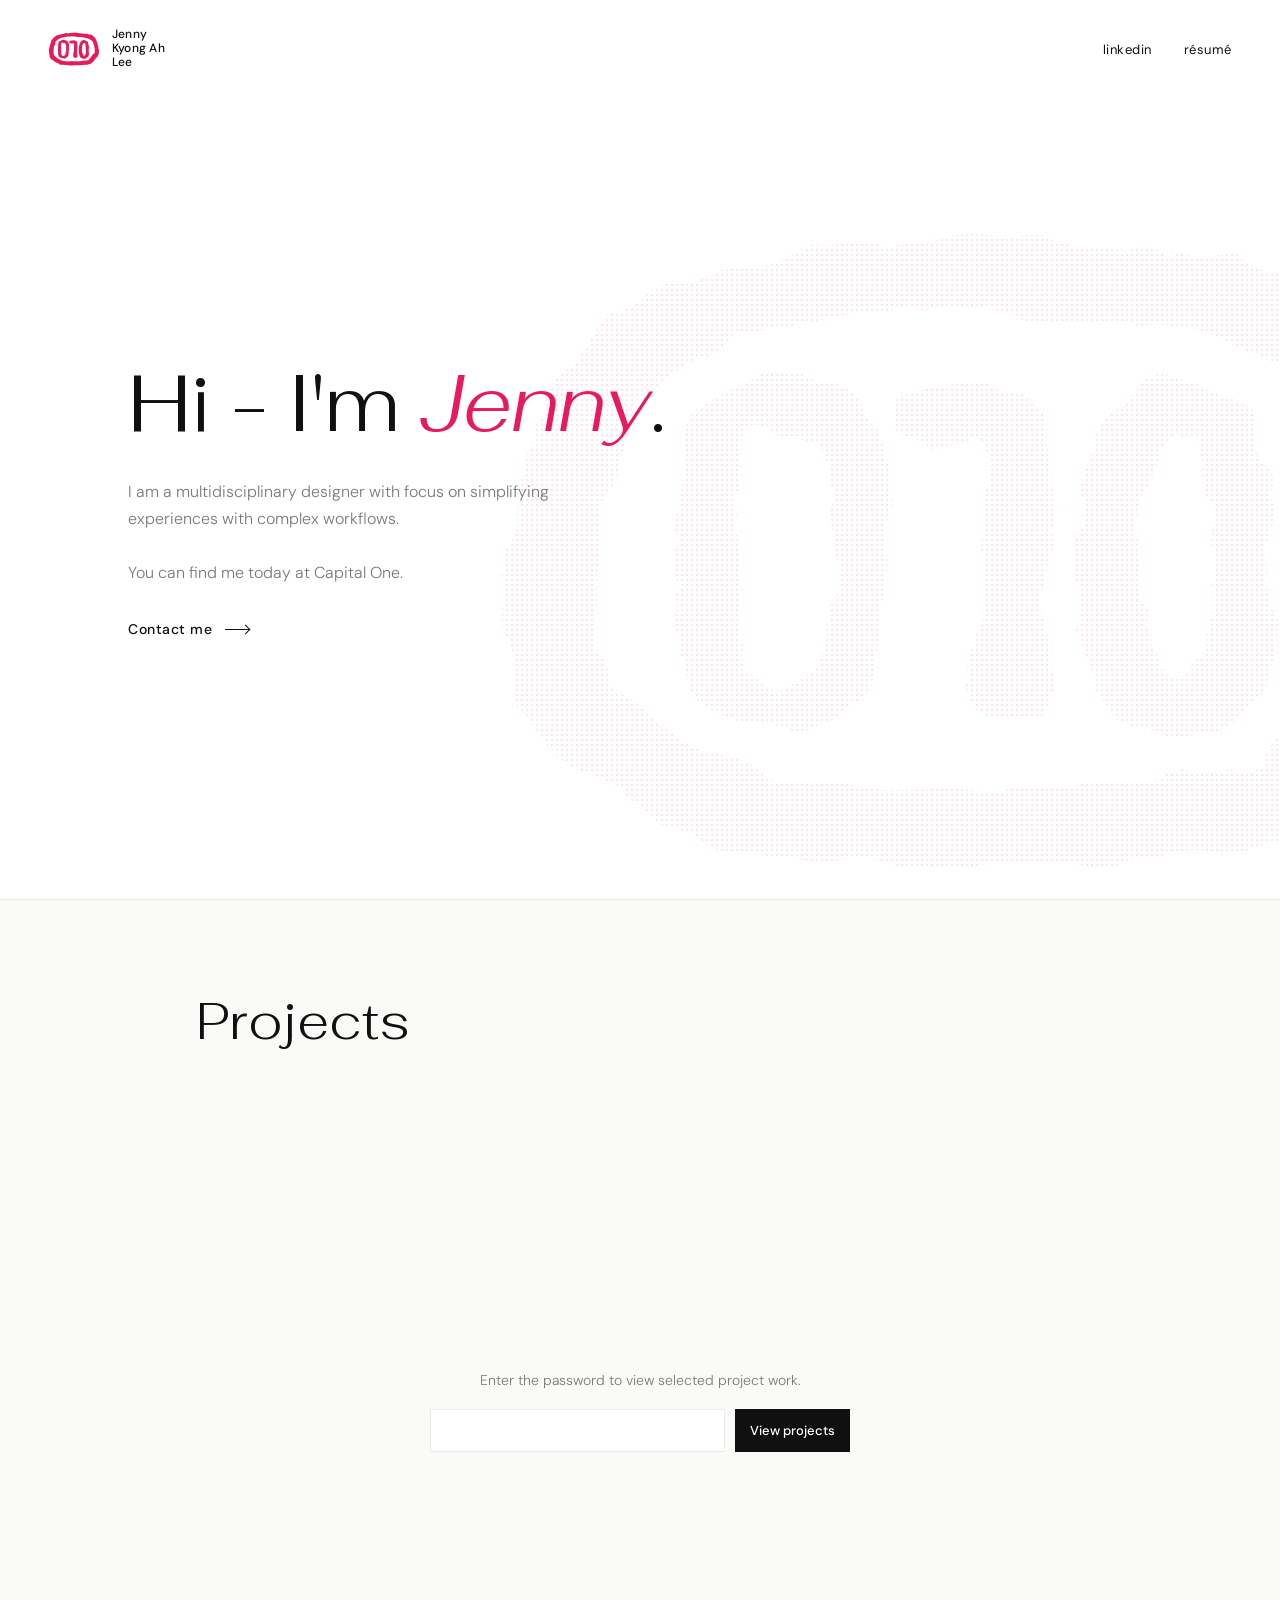
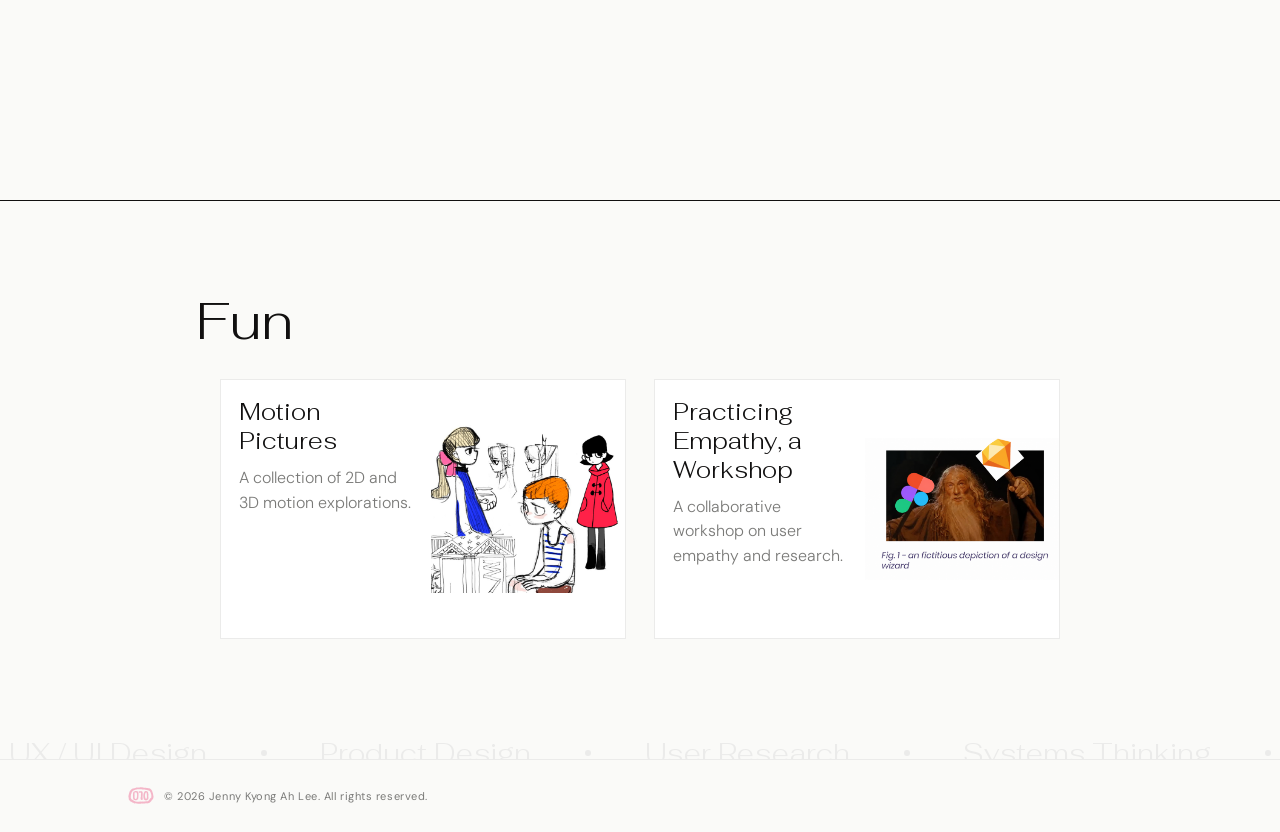
<file: index.html>
<!DOCTYPE html>
<html lang="en">
<head>
  <meta charset="UTF-8" />
  <meta name="viewport" content="width=device-width, initial-scale=1.0" />
  <title>Jenny Kyong Ah Lee — Portfolio</title>
  <link rel="icon" type="image/png" href="favicon.png">
  <link rel="preconnect" href="https://fonts.googleapis.com">
  <link rel="preconnect" href="https://fonts.gstatic.com" crossorigin>
  <link href="https://fonts.googleapis.com/css2?family=Fahkwang:ital,wght@0,300;0,400;1,300;1,400&family=DM+Sans:wght@300;400;500&display=swap" rel="stylesheet">

  <style>
    *, *::before, *::after {
      box-sizing: border-box;
      margin: 0;
      padding: 0;
    }

    :root {
      --pink: #E71B5C;
      --black: #111010;
      --white: #FAFAF8;
      --gray: #7A7A78;
      --light-gray: #EBEBEA;
      --nav-offset: 106px;
    }

    html, body {
      height: 100%;
    }

    body {
      font-family: 'DM Sans', sans-serif;
      background-color: var(--white);
      color: var(--black);
      min-height: 100vh;
      display: flex;
      flex-direction: column;
      overflow-x: hidden;
    }

    /* ── NAV ── */
    nav {
      display: flex;
      align-items: center;
      justify-content: space-between;
      width: 100%;
      padding: 28px 48px;
      position: fixed;
      top: 0;
      left: 0;
      z-index: 10;
      background-color: #fff;
      isolation: isolate;
      opacity: 0;
      animation: fadeDown 0.6s ease forwards 0.1s;
      transition: background-color 0.2s ease;
    }

    nav::before,
    nav::after {
      content: "";
      position: absolute;
      left: 50%;
      width: 100vw;
      transform: translateX(-50%);
      pointer-events: none;
    }

    nav::before {
      top: 0;
      height: 100%;
      z-index: -1;
      background-color: #fff;
      transition: background-color 0.2s ease;
    }

    nav::after {
      bottom: 0;
      height: 1px;
      background-color: transparent;
      transition: background-color 0.2s ease;
    }

    nav.nav-scrolled,
    nav.nav-scrolled::before {
      background-color: var(--white);
    }

    nav.nav-scrolled::after {
      background-color: #fff;
    }

    .logo {
      display: flex;
      align-items: center;
      gap: 12px;
      text-decoration: none;
      color: var(--black);
    }

    .logo svg {
      width: 52px;
      height: auto;
    }

    .logo-text {
      display: flex;
      flex-direction: column;
      line-height: 1.15;
    }

    .logo-text span {
      font-size: 12px;
      font-weight: 500;
      letter-spacing: 0.02em;
    }

    nav ul {
      list-style: none;
      display: flex;
      gap: 32px;
    }

    nav ul a {
      font-size: 13px;
      font-weight: 400;
      text-decoration: none;
      color: var(--black);
      letter-spacing: 0.04em;
      border-bottom: 1px solid transparent;
      padding-bottom: 1px;
      transition: border-color 0.2s ease, color 0.2s ease;
    }

    nav ul a:hover {
      border-color: var(--pink);
      color: var(--pink);
    }

    /* ── INTRO ── */
    .intro-section {
      background-color: #fff;
      border-bottom: 1px solid var(--light-gray);
      display: flex;
      align-items: center;
      min-height: 100svh;
      padding-top: 106px;
      position: relative;
      isolation: isolate;
      overflow: hidden;
    }

    .intro-content {
      width: 100%;
      padding: 64px 48px 72px;
      max-width: 920px;
      position: relative;
      z-index: 1;
    }

    .intro-logo-blob {
      position: absolute;
      right: -16vw;
      bottom: 2vh;
      width: clamp(560px, 78vw, 1100px);
      aspect-ratio: 76 / 50;
      opacity: 0.12;
      pointer-events: none;
      transform-style: preserve-3d;
      --intro-blob-parallax: 0px;
      animation: blobDrift 22s ease-in-out infinite;
    }

    .intro-logo-blob img {
      display: block;
      width: 100%;
      height: 100%;
      filter: url(#intro-blob-filter);
      transform: translateZ(12px);
      -webkit-mask-image: radial-gradient(circle at 1px 1px, #000 1px, transparent 1.35px);
      -webkit-mask-size: 5px 5px;
      mask-image: radial-gradient(circle at 1px 1px, #000 1px, transparent 1.35px);
      mask-size: 5px 5px;
    }

    h1 {
      font-family: 'Fahkwang', serif;
      font-size: clamp(52px, 9.5vw, 80px);
      font-weight: 300;
      line-height: 1.1;
      letter-spacing: -0.01em;
      max-width: 820px;
      margin-bottom: 32px;
      opacity: 0;
      animation: fadeUp 0.7s ease forwards 0.45s;
    }

    h1 em {
      font-style: italic;
      color: var(--pink);
    }

    .subtitle {
      font-size: 16px;
      font-weight: 300;
      color: var(--gray);
      line-height: 1.7;
      max-width: 500px;
      opacity: 0;
      animation: fadeUp 0.6s ease forwards 0.6s;
    }

    .contact-button {
      display: inline-flex;
      align-items: center;
      gap: 12px;
      width: fit-content;
      margin-top: 34px;
      font-size: 14px;
      font-weight: 500;
      color: var(--black);
      text-decoration: none;
      letter-spacing: 0.04em;
      opacity: 0;
      animation: fadeUp 0.6s ease forwards 0.7s;
      transition: color 0.25s ease;
    }

    .contact-button:hover,
    .contact-button:focus-visible {
      color: var(--pink);
    }

    .contact-arrow {
      position: relative;
      display: inline-flex;
      align-items: center;
      width: 24px;
      height: 12px;
      transition: width 0.25s ease;
    }

    .contact-arrow::before {
      content: "";
      width: 100%;
      height: 1px;
      background-color: currentColor;
    }

    .contact-arrow::after {
      content: "";
      position: absolute;
      right: 0;
      width: 7px;
      height: 7px;
      border-top: 1px solid currentColor;
      border-right: 1px solid currentColor;
      transform: rotate(45deg);
    }

    .contact-button:hover .contact-arrow,
    .contact-button:focus-visible .contact-arrow {
      width: 38px;
    }

    /* -- PROJECTS -- */
    main {
      width: 100%;
      max-width: 1000px;
      margin: 0 auto;
      padding: 0 80px;
    }

    .projects-section {
      width: 100%;
      min-height: 100svh;
      margin-top: 0;
      padding-top: 92px;
      padding-bottom: 72px;
    }

    .projects-section:not(.is-unlocked) {
      display: flex;
      padding-bottom: 0;
      align-items: center;
      justify-content: center;
    }

    .projects-section h2 {
      font-family: 'Fahkwang', serif;
      font-size: 30px;
      font-weight: 300;
      line-height: 1.1;
      margin-bottom: 30px;
    }

    .projects-content { display: none; }

    .projects-section.is-unlocked .projects-content { display: block; }

    .projects-content h2 {
    }

    .projects-access {
      display: grid;
      gap: 18px;
      width: 100%;
      align-self: stretch;
      grid-template-rows: auto 1fr auto auto 1fr;
      position: relative;
      text-align: center;
    }

    .projects-access h2 {
      text-align: left;
    }

    .projects-access > p:not(.projects-access-error) {
      align-self: end;
      max-width: 500px;
      margin: 0 auto;
    }

    .projects-section.is-unlocked .projects-access { display: none; }

    .projects-access p {
      color: var(--gray);
      font-size: 14px;
      font-weight: 300;
      line-height: 1.6;
    }

    .projects-access form {
      display: flex;
      gap: 10px;
      width: min(100%, 420px);
      margin: 0 auto;
    }

    .fun-section {
      width: 100%;
      padding-top: 92px;
      padding-bottom: 72px;
      position: relative;
    }

    .fun-section::before {
      content: "";
      position: absolute;
      top: 0;
      left: 50%;
      width: 100vw;
      height: 1px;
      background: var(--black);
      transform: translateX(-50%);
    }

    .fun-section h2 {
      margin-bottom: 30px;
      font-family: 'Fahkwang', serif;
      font-size: 30px;
      font-weight: 300;
      line-height: 1.1;
    }

    .fun-grid {
      display: grid;
      grid-template-columns: repeat(2, minmax(0, 1fr));
      gap: 28px;
    }

    .fun-card {
      display: flex;
      flex-direction: row-reverse;
      min-height: 260px;
      position: relative;
      border: 1px solid var(--light-gray);
      background-color: #fff;
      overflow: hidden;
      transition: border-color 0.2s ease, transform 0.2s ease;
    }

    .fun-card:hover,
    .fun-card:focus-within {
      border-color: rgba(231, 27, 92, 0.45);
      transform: translateY(-3px);
    }

    .fun-card img {
      display: block;
      flex: 0 0 48%;
      width: 48%;
      aspect-ratio: 1 / 1;
      object-fit: contain;
      object-position: center;
      background-color: #fff;
    }

    .fun-card-content {
      display: flex;
      flex: 1;
      flex-direction: column;
      padding: 18px;
    }

    .fun-card h3 {
      font-family: 'Fahkwang', serif;
      font-size: 24px;
      font-weight: 300;
      line-height: 1.2;
    }

    .fun-card p {
      margin-top: 10px;
      color: var(--gray);
      font-size: 16px;
      font-weight: 300;
      line-height: 1.55;
    }

    .fun-link {
      display: inline-flex;
      width: fit-content;
      margin: 0;
      padding: 0;
      color: var(--black);
      font-size: 13px;
      font-weight: 500;
      letter-spacing: 0.04em;
      text-decoration: none;
    }

    .fun-card a::after {
      content: "";
      position: absolute;
      inset: 0;
    }

    .projects-access input {
      min-width: 0;
      flex: 1;
      padding: 10px 12px;
      border: 1px solid var(--light-gray);
      border-radius: 0;
      color: var(--black);
      font: inherit;
    }

    .projects-access button {
      border: 1px solid var(--black);
      border-radius: 0;
      padding: 10px 14px;
      background-color: var(--black);
      color: #fff;
      cursor: pointer;
      font: inherit;
      font-size: 13px;
      font-weight: 500;
    }

    .projects-access-error {
      min-height: 1.4em;
      color: var(--pink) !important;
      font-size: 13px !important;
    }

    .projects-grid {
      display: grid;
      grid-template-columns: repeat(2, minmax(0, 1fr));
      gap: 28px;
      width: 100%;
    }

    .project-card {
      display: flex;
      flex-direction: column;
      min-height: 100%;
      position: relative;
      border: 1px solid var(--light-gray);
      border-radius: 0;
      background-color: #fff;
      overflow: hidden;
      text-decoration: none;
      color: var(--black);
      transition: border-color 0.2s ease, transform 0.2s ease;
    }

    .project-card:hover,
    .project-card:focus-within {
      border-color: rgba(231, 27, 92, 0.45);
      transform: translateY(-3px);
    }

    .project-card img {
      display: block;
      width: 100%;
      aspect-ratio: 4 / 3;
      object-fit: cover;
      background-color: var(--light-gray);
    }

    .project-content {
      display: flex;
      flex: 1;
      flex-direction: column;
      padding: 22px;
    }

    .project-content h3 {
      font-family: 'Fahkwang', serif;
      font-size: 24px;
      font-weight: 300;
      line-height: 1.2;
      margin-bottom: 12px;
    }

    .project-content p {
      flex: 1;
      font-size: 16px;
      font-weight: 300;
      line-height: 1.65;
      color: var(--gray);
    }

    .project-link {
      display: inline-flex;
      align-items: center;
      gap: 12px;
      width: fit-content;
      margin-top: 0;
      font-size: 14px;
      font-weight: 500;
      letter-spacing: 0.04em;
      color: var(--black);
      text-decoration: none;
      transition: color 0.25s ease;
    }

    .project-link::after {
      content: "";
      position: absolute;
      inset: 0;
    }

    .project-link:hover,
    .project-link:focus-visible {
      color: var(--pink);
    }

    .project-link .contact-arrow {
      width: 24px;
    }

    .project-link:hover .contact-arrow,
    .project-link:focus-visible .contact-arrow {
      width: 38px;
    }

    /* ── TICKER ── */
    .ticker-wrap {
      width: 100%;
      overflow: hidden;
      padding: 24px 0;
    }

    .ticker {
      display: flex;
      width: max-content;
      animation: tickerScroll 24s linear infinite;
    }

    .ticker-group {
      display: flex;
      align-items: center;
      justify-content: space-around;
      gap: 36px;
      min-width: 100vw;
      font-size: clamp(17px, 2.2vw, 30px);
      font-family: 'Fahkwang', serif;
      font-weight: 300;
      color: var(--light-gray);
      white-space: nowrap;
    }

    .ticker-dot {
      width: 6px;
      height: 6px;
      border-radius: 50%;
      background-color: var(--light-gray);
      flex: 0 0 auto;
    }

    /* ── FOOTER ── */
    footer {
      padding: 28px 48px;
      display: flex;
      align-items: center;
      justify-content: space-between;
      position: relative;
    }

    footer::before {
      content: "";
      position: absolute;
      top: 0;
      left: 50%;
      width: 100vw;
      height: 1px;
      background-color: var(--light-gray);
      transform: translateX(-50%);
    }

    .footer-left {
      display: flex;
      align-items: center;
      gap: 10px;
    }

    .footer-left svg {
      width: 26px;
      height: auto;
      opacity: 0.3;
    }

    .footer-copy {
      font-size: 11px;
      color: var(--gray);
      letter-spacing: 0.05em;
    }

    /* ── ANIMATIONS ── */
    @keyframes fadeDown {
      from { opacity: 0; transform: translateY(-12px); }
      to   { opacity: 1; transform: translateY(0); }
    }

    @keyframes fadeUp {
      from { opacity: 0; transform: translateY(18px); }
      to   { opacity: 1; transform: translateY(0); }
    }

    @keyframes fadeIn {
      from { opacity: 0; }
      to   { opacity: 1; }
    }

    @keyframes blobDrift {
      0%, 100% { transform: translate3d(0, var(--intro-blob-parallax), 0) perspective(900px) rotateX(5deg) rotateY(-8deg) rotateZ(-3deg) scale(0.98, 1.02); }
      24% { transform: translate3d(0, var(--intro-blob-parallax), 0) perspective(900px) rotateX(-6deg) rotateY(8deg) rotateZ(3deg) scale(1.04, 0.96); }
      53% { transform: translate3d(0, var(--intro-blob-parallax), 0) perspective(900px) rotateX(8deg) rotateY(-4deg) rotateZ(-5deg) scale(0.96, 1.04); }
      77% { transform: translate3d(0, var(--intro-blob-parallax), 0) perspective(900px) rotateX(-3deg) rotateY(-10deg) rotateZ(4deg) scale(1.03, 0.97); }
    }

    @keyframes tickerScroll {
      from { transform: translateX(0); }
      to   { transform: translateX(-50%); }
    }

    .scroll-reveal {
      opacity: 0;
      transform: translateY(24px);
      transition: opacity 0.6s ease, transform 0.6s ease;
    }

    .scroll-reveal.is-visible {
      opacity: 1;
      transform: translateY(0);
    }

    @media (prefers-reduced-motion: reduce) {
      .ticker {
        animation: none;
      }

      .scroll-reveal {
        opacity: 1;
        transform: none;
        transition: none;
      }
    }

    @media (min-width: 900px) {
      footer {
        width: 80%;
        margin-left: auto;
        margin-right: auto;
      }

      footer {
        padding-left: 0;
        padding-right: 0;
      }

      .intro-content {
        max-width: 920px;
        margin-left: 10%;
        margin-right: auto;
      }

      .intro-content { padding-left: 0; padding-right: 0; }
    }

    @media (min-width: 641px) {
      .projects-content h2,
      .projects-access h2,
      .fun-section h2 {
        margin-left: -24px;
        font-size: 52px;
      }
    }

    @media (max-width: 800px) {
      .fun-grid { grid-template-columns: 1fr; }
    }

    /* ── RESPONSIVE ── */
    @media (max-width: 640px) {
      :root { --nav-offset: 90px; }
      nav { padding: 20px 24px; }
      .intro-section { padding-top: 90px; }
      .intro-content { padding: 56px 24px 64px; }
      main { padding: 0 24px; }
      footer { padding: 20px 24px; }
      .ticker-wrap { padding: 14px 0; }
      .ticker-group { gap: 24px; }
      .projects-section { padding-top: 72px; padding-bottom: 56px; }
      .projects-grid { grid-template-columns: 1fr; gap: 22px; }
      .fun-section { padding-top: 72px; padding-bottom: 56px; }
      .fun-grid { grid-template-columns: 1fr; gap: 22px; }
      .project-content { padding: 20px; }
    }

    @media (prefers-reduced-motion: reduce) {
      .intro-logo-blob { animation: none; }
    }
  </style>
</head>
<body>

  <!-- NAV -->
  <nav>
    <a class="logo" href="#">
      <svg width="76" height="50" viewBox="0 0 76 50" fill="none" xmlns="http://www.w3.org/2000/svg"><path d="M33.3691 1.46634C33.5755 1.3217 33.7683 1.19226 34.0258 1.17621C36.814 1.00246 39.6827 1.13122 42.4725 1.09118C42.6104 1.15016 42.7492 1.20006 42.8694 1.28807C43.2875 1.65879 43.6678 1.51977 44.2009 1.64259C44.6338 1.74236 45.0042 1.84675 45.4468 1.92695C46.4043 2.10043 47.5239 2.1005 48.4472 2.22863L48.8629 2.60862C49.231 2.24184 49.4918 2.16329 50.0382 2.16175C50.4 2.16419 50.7608 2.19114 51.1192 2.24241C51.6412 2.73462 51.6754 2.70126 52.2437 2.25146C52.7906 2.22257 52.9571 2.14579 53.314 2.60004C54.4781 2.57773 55.9517 2.55701 57.0919 2.64415C57.4561 2.91612 57.835 3.07936 58.1363 3.35273C58.6402 3.4076 58.8116 3.36734 59.1954 3.67296C59.8062 3.59915 61.2183 3.6776 61.8424 3.81104C62.1143 3.86924 62.6324 4.10556 62.9361 4.18322C63.6451 4.36457 63.9249 4.36418 64.5152 4.82698C64.606 4.89862 64.6968 4.97089 64.7872 5.04383L65.359 5.08588C65.9229 5.4618 66.002 5.83495 66.4488 6.31058C66.6231 6.49628 67.0679 6.59462 67.2154 6.8975C67.2227 6.99359 67.2086 7.31356 67.2716 7.33207C68.1612 7.59315 68.4024 7.86981 68.7535 8.71996C68.8365 8.92152 69.359 9.38446 69.4766 9.61664C69.7159 9.99086 69.8077 10.5316 70.0118 10.9039C70.4766 11.7514 71.1441 12.6625 71.3038 13.6476C71.3946 14.2088 71.6339 14.9308 71.6944 15.4463C71.8121 15.5742 71.9376 15.7154 72.0582 15.8384C72.0587 16.1967 72.0611 16.232 72.1871 16.5694C72.6168 17.7174 72.8218 18.887 73.088 20.0739C73.2022 20.5857 73.1446 20.8818 73.4918 21.3037C73.5206 22.1648 73.4996 23.0407 73.5675 23.8935C73.5894 24.166 73.7872 24.439 73.816 24.7619L73.8848 25.1112C73.962 25.4621 74.1036 25.3617 74.3853 25.5976C74.5191 25.8578 74.5216 26.4954 74.526 26.7953C74.5347 27.411 74.5904 28.0549 74.5367 28.6669C74.4932 29.1643 74.3272 29.6881 74.3004 30.1891C74.2789 30.5803 74.3258 30.9832 74.2955 31.376C74.2862 31.7253 74.0811 31.9452 74.0035 32.2364C73.7554 33.1725 73.357 34.0695 72.9141 34.9277C72.3238 35.8971 71.1207 37.0004 70.3736 37.8996C70.0943 38.2126 69.8673 38.6311 69.5958 38.9411C69.0811 39.5291 68.6241 40.1029 68.1846 40.7504C67.9532 41.057 67.6676 41.3396 67.439 41.6464C67.0572 42.1598 66.7159 42.6716 66.2911 43.1545C65.7286 43.7945 65.0313 44.2887 64.3985 44.8563C63.9952 45.2052 63.6612 45.8178 63.1275 45.9681C61.6055 46.3966 60.1505 47.0452 58.6549 47.5259C57.7393 47.8201 56.6832 47.9301 55.7325 48.0309C55.1256 48.0953 54.5675 47.8511 53.9708 47.8719C52.3526 47.9961 50.7467 48.1852 49.1231 48.231C48.7102 48.2427 48.3664 48.5431 47.9599 48.5688C46.8984 48.5777 45.8366 48.5418 44.7753 48.5365C44.5051 48.531 44.1556 48.7402 43.8955 48.7178C42.7643 48.6202 41.6425 48.5384 40.505 48.5365C40.0159 48.5356 39.5032 48.6173 39.0115 48.6268C38.4903 48.6369 37.9634 48.6151 37.4449 48.6712C37.1492 48.7032 36.8745 48.938 36.5736 48.959C34.967 49.0205 33.3474 49.0137 31.7403 48.9682C31.0087 48.9248 30.2784 48.7151 29.5509 48.6429C27.0257 48.3922 24.5115 48.1557 21.9979 47.8053C21.0199 47.6905 20.0986 48.0835 19.1302 47.9935C18.214 47.9083 17.3236 47.5652 16.5858 47.016C16.3556 46.8446 16.1884 46.6442 16.0041 46.4246C15.3649 46.2656 13.8216 45.8275 13.2643 45.4504C12.9479 45.2363 12.5245 44.6792 12.0352 44.4281C11.0728 43.9343 10.4585 43.9551 9.71838 43.1358C9.61291 43.1229 9.25046 43.0816 9.16482 43.0257C8.08459 42.3206 6.77844 41.5576 5.78874 40.7448C5.60642 40.5951 5.1071 39.9526 4.91989 39.7586C4.03118 38.8377 2.99479 37.9637 2.44027 36.7922C2.14222 36.1625 2.36923 35.2202 2.29188 34.5369C2.2663 34.2037 2.13573 33.8007 2.12016 33.4706C2.07951 32.609 1.9275 31.8424 1.75237 31.0024C1.65318 30.5266 1.6541 29.9742 1.55378 29.485C1.39688 28.7199 1.19684 27.9621 1.14082 27.1805C1.03919 26.558 1.36667 26.1057 1.50604 25.5315C1.5501 25.35 1.29497 25.0919 1.33706 24.8603C1.33346 24.642 1.8217 24.2938 1.81326 24.0697C1.78585 23.3427 1.95151 23.1567 2.22494 22.5354C2.30899 22.3444 2.14953 21.7088 2.26303 21.4536C2.37823 21.1948 2.46032 21.1319 2.64358 20.9493C2.64832 20.3057 2.67571 19.6143 3.11083 19.1382C3.18437 18.5162 3.14869 17.9673 3.43054 17.3757C3.52536 17.1767 3.75512 16.9778 3.7885 16.796C4.04675 15.389 3.66666 15.7025 4.54288 14.5879C4.58347 14.1663 4.62869 13.5429 4.73724 13.1445C4.83686 12.7788 4.95647 12.4664 5.05466 12.0806C5.76862 11.378 6.29035 10.6564 6.91716 9.87606C7.09875 9.64994 7.37761 9.45443 7.55456 9.23685C7.89919 8.71337 8.55969 8.15585 8.90065 7.69071C9.42766 6.97191 9.23396 6.76966 10.2648 6.48348C11.0946 6.25306 11.9188 5.77089 12.5869 5.23407C12.6553 5.17914 12.9905 5.14867 13.0924 5.13959C14.6284 3.65892 15.098 5.03793 16.5422 4.07629C17.1344 4.03885 17.1803 4.01025 17.6969 3.71093C18.8422 3.3092 18.7367 3.40903 19.8941 3.3848C20.6354 2.86956 20.9156 2.97261 21.8195 2.99692C22.221 2.63258 24.0761 1.88167 24.6966 1.75262C24.9228 1.70556 25.6489 1.76428 25.9505 1.72053C26.5161 1.63847 26.9071 1.51748 27.4886 1.59952C28.1409 1.71204 28.3499 2.03213 29.0571 2.01899C30.1281 1.99909 30.9882 1.74086 32.0139 1.50893C32.3154 1.44076 33.0295 1.46785 33.3691 1.46634ZM23.7393 7.55941C23.1069 8.04901 22.7269 7.83236 21.9609 7.92938C21.4887 7.98915 20.295 8.56361 19.9512 8.55868C18.7217 8.54095 18.8312 8.66659 17.7975 9.2493C17.0696 9.65961 16.0534 9.99086 15.3326 10.4671C14.6032 10.9248 13.9176 11.5528 13.2654 12.1097C12.3253 12.9123 11.0317 13.656 10.8362 15.0241C10.7679 15.5569 10.8467 16.1144 10.7624 16.6424C10.7133 16.9499 10.5066 17.3157 10.4281 17.6104C10.241 18.3134 9.95681 18.8969 9.67107 19.5502C9.43 20.1013 9.25817 20.7668 9.05446 21.3362C8.99939 21.5195 8.86628 21.4699 8.77155 21.8228C8.39494 23.226 8.24382 24.6093 8.19587 26.0557C8.17902 26.5635 8.23303 27.302 8.19597 27.7512C8.09328 28.9953 7.91955 30.2796 8.13039 31.5281C8.27067 32.3589 8.68317 33.1189 9.1092 33.8159C9.29475 34.1195 9.13664 34.1987 9.55588 34.7587C10.3001 35.7527 10.8849 36.0411 11.7931 36.7644C12.7446 37.5222 13.836 38.3929 14.8897 39.0169C16.5962 40.0077 18.3778 40.8622 20.2219 41.564C20.7123 41.7507 21.8238 42.3552 22.286 42.3563C23.3125 42.359 24.2034 42.6995 25.1979 42.7859C28.0282 43.0317 30.8171 42.9246 33.6485 42.9142C33.7133 42.867 33.9971 42.6649 34.0495 42.6558C34.4045 42.5943 35.3792 42.517 35.6905 42.6118C36.8044 42.9508 37.8197 42.9608 38.9791 42.9156C39.322 42.9023 39.7369 42.7776 40.0902 42.7645C40.7564 42.7527 41.4209 42.7979 42.0891 42.7565C42.7207 42.7552 43.9751 43.0089 44.6208 42.847C45.1773 42.5434 46.183 42.7289 46.8464 42.6821C47.5059 42.6355 48.2437 42.4577 48.8814 42.5473C49.0552 42.4301 49.2471 42.2935 49.4224 42.1833C49.9786 42.2169 50.5216 42.2241 51.0782 42.2335C51.2681 42.0994 51.419 41.9928 51.5972 41.8412C51.7984 41.8583 52.067 41.8893 52.2633 41.8939L52.8702 41.5245C53.6954 41.7482 55.4615 41.8409 56.2989 41.7966C56.796 41.1751 57.4659 41.434 58.1778 41.5419C58.5059 41.3852 58.9263 41.2662 59.2003 41.0812C59.3018 41.0126 59.4302 40.538 59.5279 40.435C59.8848 40.0571 60.2574 39.7335 60.6129 39.3446C61.1153 38.795 61.5069 38.1212 61.9854 37.5596C62.7071 36.7129 63.5709 35.8927 64.1173 34.8968C64.1827 34.7775 64.2481 34.344 64.3551 34.2025C64.5772 33.9077 64.9239 33.71 65.1788 33.4486C65.4195 33.2019 65.8477 32.3561 66.1251 32.265C66.7623 32.0559 66.6788 31.7733 66.9844 31.5463C67.523 31.1464 67.7584 31.1959 68.2706 30.6096C68.2677 30.1847 68.2652 29.8577 68.3057 29.4365C68.1783 29.3223 68.0587 29.2435 68.0338 29.077C68.0509 28.9003 68.1475 28.8001 68.255 28.6571L68.2803 25.5375C68.2901 24.2524 68.3731 23.1938 67.6842 22.033C67.8424 21.2637 67.4132 19.6898 66.8184 19.1273C66.7271 18.6319 66.755 18.1179 66.7545 17.6107C65.9425 16.8474 66.1964 16.8837 65.9151 15.8844C65.7471 15.2868 65.6026 15.4662 65.6256 14.6979C65.3331 14.2884 65.1021 13.9865 64.7681 13.6024C64.1246 12.8624 63.6212 12.7552 63.3507 11.8078C62.7603 11.5609 62.4361 11.4452 61.8194 11.2917C60.8116 10.1363 59.544 10.0533 58.2198 9.57245C56.2432 8.85477 54.5465 8.05707 52.397 7.91019C51.524 7.85052 50.5303 7.72172 49.6617 7.8285L49.3736 7.54003C48.4083 7.46835 47.5039 7.46151 46.5217 7.47323C44.6132 7.49598 42.6633 7.33675 40.775 7.06122C40.6799 7.04735 40.4451 6.86556 40.3646 6.8038C39.6281 6.76825 38.8714 6.75179 38.136 6.70951C37.6106 6.67928 37.0292 6.46532 36.4918 6.45746C35.3543 6.37694 34.2443 6.38846 33.1044 6.40048C32.8756 6.40292 31.687 6.38968 31.5242 6.41859C31.2622 6.42601 30.8751 6.41883 30.6361 6.47665C29.9986 6.63094 29.4115 6.70839 28.7591 6.74418C28.4561 6.76078 28.0665 6.89642 27.7558 6.92269C26.914 6.99579 26.1378 7.17841 25.3042 7.27865C25.0338 7.31112 24.7652 7.44813 24.5192 7.50531C24.3519 7.54418 23.9282 7.55282 23.7393 7.55941Z" fill="#E71B5C"/><path d="M20.9382 11.4848C21.873 11.5847 23.2171 11.3662 24.1809 11.571C24.4222 11.6223 25.1687 12.1707 25.5043 12.2285C25.8975 12.2961 26.3348 12.207 26.7017 12.3027C26.9417 12.3652 27.4492 12.6104 27.6615 12.6761C28.9877 13.0866 28.7586 14.0118 29.2859 15.0563C29.4846 15.4582 29.9005 15.7685 30.1066 16.1595C30.6656 17.2202 30.6699 18.0339 30.6663 19.1925C30.6617 20.6448 30.6136 22.0938 30.6513 23.5483C30.6749 24.4589 30.6311 25.4362 30.5748 26.3511C30.4599 27.2508 30.2411 27.6911 30.2673 28.6547C30.2919 29.5557 30.2985 30.6344 30.2258 31.5231C30.1676 32.2341 29.8522 33.098 29.7862 33.8354C29.6886 34.3691 29.2543 35.3361 28.9745 35.7843C28.7123 36.2043 28.0492 36.4288 27.6493 36.689C27.3144 36.9219 26.9606 37.3478 26.6013 37.6134C26.2819 37.8957 25.7775 38.007 25.4377 38.225C24.4406 38.8645 24.3014 39.1303 23.1099 38.7562C22.2334 38.2909 20.3381 38.5081 19.3385 38.0001C18.2245 37.4339 17.015 36.9941 15.9647 36.303C15.6424 36.091 15.6196 35.3997 15.5551 35.0227C15.5899 34.921 15.6506 34.7918 15.6944 34.6904C15.655 34.6523 15.6169 34.6131 15.58 34.5726C14.7127 33.6184 14.504 31.605 14.6795 30.3743C14.7412 29.941 14.9002 29.5677 14.9238 29.0963L14.9247 29.0739L14.4128 28.2811C14.5811 28.0208 14.7405 27.822 14.9326 27.5797C14.7813 27.4702 14.5426 27.3117 14.5092 27.1149C14.3107 25.9479 14.2701 25.0071 14.81 23.9375C14.4178 23.2732 14.4106 23.1623 14.4294 22.3869C14.5598 22.199 14.688 21.975 14.8072 21.7773C14.6673 20.6786 15.0315 16.2016 15.4394 15.23C15.9642 13.9799 17.3244 13.3226 18.4997 12.845C18.8531 12.7014 19.2285 12.5914 19.5639 12.4091C20.0427 12.1489 20.4536 11.6869 20.9382 11.4848ZM18.9316 21.3243C19.0083 21.4145 19.1601 21.5643 19.1866 21.6763C19.289 22.1089 19.1907 22.8718 19.197 23.3412C19.2055 23.975 19.2874 24.6098 19.2767 25.2433C19.2471 26.981 19.0784 28.7375 19.1859 30.4746C19.2172 30.9798 19.4004 31.4427 19.5108 31.9317C19.6035 32.3425 19.6326 32.7557 19.6594 33.1748C19.9276 33.4343 20.0512 33.6423 20.1761 33.9955C20.6306 34.3705 21.0406 34.8194 21.5275 35.1485C22.6774 35.1869 23.2917 34.9631 24.1905 34.269C24.9556 33.4617 25.3003 32.9458 25.6089 31.8681C25.6629 31.6799 25.7777 31.4022 25.7686 31.2095C25.7463 30.736 25.9515 30.3637 26.0371 29.9071C26.1127 29.5035 26.1257 29.0763 26.1441 28.6661C26.4878 28.3244 26.5507 28.0913 26.5516 27.6172C26.5527 26.9848 26.4934 26.3468 26.479 25.7136C26.4558 24.6879 26.4734 23.6606 26.471 22.6347C26.4691 21.8197 26.444 20.9774 26.5511 20.1679C25.7044 18.9439 26.1303 18.9619 25.7781 17.8166C25.6236 17.314 25.2817 16.8078 25.0204 16.3501C24.1215 16.1032 23.2588 16.1881 22.3433 16.1034C21.7333 15.5298 21.4116 15.2558 20.5533 15.2496C20.297 15.2985 20.1168 15.4661 19.9733 15.6785C19.5866 16.2508 19.5555 16.9408 19.419 17.5958C19.3503 17.9253 19.2499 18.2447 19.2168 18.5812C19.173 19.0269 19.1908 19.48 19.1392 19.9247C19.0838 20.4012 18.9547 20.8369 18.9316 21.3243Z" fill="#E71B5C"/><path d="M51.3095 11.536C51.5375 11.5127 51.7694 11.4931 51.997 11.5266C53.0243 11.6774 53.8944 12.0254 54.8373 12.4261C56.182 12.9979 57.4589 13.5225 58.3764 14.7352L58.413 15.3252C58.518 15.4967 58.6508 15.6495 58.7782 15.8047C58.7748 16.511 58.7782 17.2173 58.788 17.9236C58.9379 18.1864 59.1459 18.4098 59.2973 18.6723C59.6439 19.2723 59.5023 20.0908 59.4818 20.7618C59.5897 20.9171 59.7182 21.0847 59.7792 21.2648C60.0121 21.9468 59.8598 23.1292 59.8549 23.8738C59.7484 24.0562 59.6449 24.2406 59.5453 24.4269C59.6522 25.2979 59.5507 25.4991 59.5189 26.3342C59.4857 27.2109 59.5067 28.1769 59.5067 29.0677C59.5067 29.3832 59.8563 30.0169 59.8666 30.5485C59.8832 31.433 59.9623 32.5434 59.7958 33.4191C59.7738 33.535 59.6093 33.7354 59.5365 33.8243C59.4228 35.2615 58.8944 35.6452 57.8866 36.5527C57.7099 36.7116 57.3778 37.1248 57.2025 37.3242C56.3461 38.298 55.2411 38.8466 53.9765 39.0713C53.7338 39.1169 53.6151 39.2626 53.2328 39.3371C52.8222 39.287 52.2089 39.3168 51.8256 39.189C51.5141 39.0694 51.2567 38.8416 50.9491 38.7031C49.7592 38.1664 48.4526 38.2731 47.52 37.1757C47.3943 37.0104 47.2499 36.6368 47.1084 36.5056C46.3727 35.8233 46.0826 35.4738 46.0958 34.436C46.0988 34.1991 45.8797 33.6477 45.8128 33.3685C45.7243 32.9985 45.528 32.6697 45.3206 32.3375C45.3287 32.0957 45.3628 31.8032 45.3848 31.5583C44.8795 31.0493 44.7625 30.901 45.3938 30.4564C45.2921 30.3486 44.9957 30.0543 44.9887 29.8959C44.8991 27.8729 44.8589 25.6427 44.989 23.6263C44.9965 23.5101 45.3172 22.9578 45.3715 22.8612L44.8772 22.3492C45.7047 21.8401 45.1709 21.4707 45.3205 20.6567C45.3708 20.3824 45.5527 19.9039 45.6286 19.5921L46.0311 17.9863C46.3688 16.5876 46.5522 16.1548 47.4815 15.0001C47.6636 14.7662 47.8111 14.1604 47.979 13.9527C48.8705 12.8499 49.9354 11.919 51.3095 11.536ZM52.2323 16.0336C51.1947 16.8126 50.8856 17.5129 50.5595 18.7378C50.4276 19.2331 50.2792 19.7121 50.162 20.2124C50.0902 20.5184 49.9086 20.8124 49.8612 21.117C49.7309 21.9503 50.0346 22.8091 49.5561 23.5674L49.704 23.9756C49.6317 24.1896 49.5424 24.4203 49.5292 24.6468C49.5023 25.0959 49.6347 25.5335 49.682 25.9759C49.7758 26.8474 49.8476 27.8437 49.8109 28.7184C50.0995 28.9651 50.1942 29.147 50.2206 29.53C50.2445 29.8737 50.203 30.2424 50.1859 30.5876C50.3832 30.6894 50.5414 30.7648 50.6122 30.9916C50.7133 31.3153 50.5146 31.6845 50.6283 32.0122C50.6669 32.1229 50.8017 32.1943 50.8578 32.2963C51.1405 32.8115 51.2929 33.3801 51.3305 33.961C51.6171 34.2033 51.8808 34.4702 52.1474 34.7338C52.3241 34.8401 52.5106 34.9049 52.7182 34.8494C53.2055 34.7188 53.8676 34.3128 54.1684 33.911C54.2016 33.7327 54.1283 33.6276 54.0697 33.46C54.1444 33.4206 54.2069 33.3985 54.289 33.3784C54.537 33.3172 54.7641 33.0336 54.9394 32.8541C54.9877 32.4653 55.1303 32.0984 55.1615 31.7135C55.2572 30.5395 55.2582 29.346 55.2836 28.1693C55.2968 27.5436 55.3593 26.9164 55.3427 26.2905C55.3192 25.4225 55.2143 24.5578 55.1703 23.6909C55.1322 22.9378 55.1772 22.1137 55.0297 21.3739C54.9799 21.1241 54.8822 20.9152 54.747 20.7015C54.9774 19.7827 54.7294 19.5042 54.7567 18.6913C54.765 18.4568 54.8437 18.2037 54.8944 17.9746C54.7123 17.834 54.5976 17.7373 54.5697 17.4941C54.5492 17.3185 54.5736 17.1256 54.5863 16.9493C54.2162 16.5348 53.9203 16.1298 53.3437 16.0332C52.9247 16.1365 52.6508 16.135 52.2323 16.0336Z" fill="#E71B5C"/><path d="M37.4279 12.1769C38.2344 12.0391 38.404 12.4492 39.0733 12.5965C39.267 12.6392 39.4877 12.6212 39.6853 12.6229C40.1842 12.6271 40.6326 12.758 41.0724 12.9954C41.4858 13.2187 41.7944 13.5719 42.1016 13.9187C43.4201 15.4071 42.4902 15.6521 42.6224 17.1857C42.6528 17.539 42.8488 17.7436 42.9334 18.0633C43.1 18.6924 43.1947 20.6905 43.0756 21.3273C43.0465 21.4825 42.9522 21.6397 42.876 21.7763C43.107 22.3139 43.1656 22.5045 42.9354 23.0556C42.8866 23.1723 42.8236 23.3071 42.8172 23.435C42.809 23.5963 42.9252 23.7412 42.9159 23.9136C42.9024 24.1604 42.8356 24.4049 42.8107 24.6511C42.6858 25.8829 42.3339 28.9188 42.6856 30.0096C42.5458 30.3262 42.4087 30.6376 42.3081 30.9692C42.384 31.2466 42.5733 31.4752 42.645 31.7494C42.7889 32.2993 42.714 32.8811 42.8018 33.438C42.8941 34.0233 43.2341 34.5206 43.1982 35.1354C43.1609 35.7745 42.8249 36.0669 42.8138 36.8475L42.426 37.3714C42.1116 37.4517 41.0935 37.5319 40.9363 37.6635C40.9074 37.6877 40.88 37.7109 40.8486 37.732C40.5146 37.9571 39.6762 37.9016 39.2795 37.8218C38.3242 37.6297 37.7705 36.8771 37.2624 36.1224C37.2562 36.115 37.2498 36.1078 37.2436 36.1004C36.9395 35.7352 36.7125 35.2413 36.5646 34.7885C36.5662 34.5671 36.8104 34.3147 36.9439 34.1443L36.8621 33.5858C36.933 33.4255 37.0263 33.2916 37.1153 33.142C37.3418 32.7618 36.9541 32.7366 36.8936 32.4166C36.8675 32.2789 37.0086 30.7358 37.0616 30.6076C37.1114 30.487 37.2873 30.325 37.3641 30.196C37.325 29.5579 37.6143 28.8643 37.7487 28.2459C37.8074 27.9761 37.8276 27.6878 37.8501 27.4131C38.0382 25.1184 37.7765 22.7821 37.9146 20.483C37.9354 20.1373 38.2215 19.8248 38.2597 19.415C38.2846 19.1481 38.3279 18.1762 38.2391 17.9664C38.1911 17.8529 38.0612 17.723 37.9817 17.6273C37.9404 17.3555 37.9054 17.0881 37.8889 16.8134C37.491 16.4709 37.1771 16.3914 36.6671 16.3521C36.5766 16.4661 36.4747 16.6229 36.3244 16.6533C36.3153 16.6552 36.3061 16.6567 36.297 16.6585C35.7231 16.7731 35.124 16.6717 34.5449 16.7483C34.3013 16.7806 34.056 16.9734 33.829 16.9806C33.5783 16.9884 33.5847 16.6657 33.439 16.5507C33.3735 16.4991 33.3023 16.5401 33.2296 16.5576C32.6796 16.6903 32.1318 16.634 31.6404 16.3237C31.366 16.1505 31.1963 15.8808 31.1334 15.5639C31.0415 15.1002 31.2092 14.6612 31.2423 14.2036C31.2607 13.9499 31.175 13.6894 31.2028 13.4394C31.2123 13.354 31.2358 13.2658 31.288 13.196C31.3559 13.1055 31.452 13.0586 31.5581 13.0284C31.8873 12.9344 32.2547 12.9875 32.5892 12.9102C32.9337 12.8305 33.2306 12.6321 33.5928 12.6032C34.1472 12.5589 34.7188 12.6682 35.2717 12.592C35.5388 12.5552 35.7621 12.3162 36.0349 12.2551C36.4683 12.158 36.9763 12.2272 37.4279 12.1769Z" fill="#E71B5C"/></svg>
      <div class="logo-text">
        <span>Jenny</span>
        <span>Kyong Ah</span>
        <span>Lee</span>
      </div>
    </a>
    <ul>
      <li><a href="https://linkedin.com/in/kyongahlee" target="_blank">linkedin</a></li>
      <li><a href="Lee_Resume_2026.pdf" target="_blank">résumé</a></li>
    </ul>
  </nav>

  <!-- INTRODUCTION -->
  <header class="intro-section">
    <svg width="0" height="0" aria-hidden="true" focusable="false">
      <filter id="intro-blob-filter" x="-20%" y="-20%" width="140%" height="140%">
        <feTurbulence type="fractalNoise" baseFrequency="0.012 0.02" numOctaves="2" seed="7" result="noise">
          <animate attributeName="baseFrequency" dur="16s" values="0.012 0.02;0.018 0.015;0.01 0.022;0.012 0.02" repeatCount="indefinite" />
        </feTurbulence>
        <feDisplacementMap in="SourceGraphic" in2="noise" scale="26" xChannelSelector="R" yChannelSelector="G">
          <animate attributeName="scale" dur="14s" values="18;28;20;18" repeatCount="indefinite" />
        </feDisplacementMap>
      </filter>
    </svg>
    <div class="intro-logo-blob" aria-hidden="true"><img src="Logosvg.svg" alt=""></div>
    <div class="intro-content">
    <h1>Hi - I'm <em>Jenny</em>.</h1>

    <p class="subtitle">
      I am a multidisciplinary designer with focus on simplifying experiences with complex workflows.<br><br>
      You can find me today at Capital One.
    </p>

    <a class="contact-button" href="mailto:kyongkyonglee@gmail.com">
      <span>Contact me</span>
      <span class="contact-arrow" aria-hidden="true"></span>
    </a>
    </div>
  </header>

  <!-- MAIN CONTENT -->
  <main>
    <section class="projects-section scroll-reveal" aria-labelledby="projects-title">
      <div class="projects-access">
        <h2 id="projects-title">Projects</h2>
        <p>Enter the password to view selected project work.</p>
        <form id="projects-access-form">
          <input id="projects-password" type="password" aria-label="Projects password" autocomplete="current-password" required>
          <button type="submit">View projects</button>
        </form>
        <p class="projects-access-error" id="projects-access-error" role="alert"></p>
      </div>

      <div class="projects-content">
        <h2>Projects</h2>
        <div class="projects-grid">
        <article class="project-card">
          <img src="assets/projects/scanning-inventory/image14.png" alt="Produce distributors in a warehouse during field research">
          <div class="project-content">
            <h3>Scanning Inventory</h3>
            <p>A barcode-scanning workflow that helps produce distributors verify goods and update warehouse inventory with less manual work.</p>
            <a class="project-link" href="projects/scanning-inventory.html" aria-label="View Scanning Inventory"></a>
          </div>
        </article>

        <article class="project-card">
          <img src="assets/projects/journey_builder.jpg" alt="Interface thumbnail for the Customer Journey Builder project">
          <div class="project-content">
            <h3>Customer Journey Builder</h3>
            <p>A redesigned multi-step campaign builder that helps marketers plan, review, and safely launch complex cross-channel campaigns.</p>
            <a class="project-link" href="projects/enterprise-data-catalog.html" aria-label="View Customer Journey Builder"></a>
          </div>
        </article>

        <article class="project-card">
          <img src="assets/projects/LocalSync.jpg" alt="Interface thumbnail for the Defining Error States project">
          <div class="project-content">
            <h3>Defining Error States</h3>
            <p>A clearer LocalSync status system that reduces alert fatigue and helps restaurant teams take the right next step.</p>
            <a class="project-link" href="projects/design-system-refresh.html" aria-label="View Defining Error States"></a>
          </div>
        </article>

        <article class="project-card">
          <img src="assets/projects/Online_ordering.jpg" alt="Interface thumbnail for the Online Ordering Menus project">
          <div class="project-content">
            <h3>Online Ordering Menus</h3>
            <p>A menu-management experience that helps restaurant teams organize locations, menus, and items for online ordering.</p>
            <a class="project-link" href="projects/guided-onboarding.html" aria-label="View Online Ordering Menus"></a>
          </div>
        </article>

        </div>
      </div>
    </section>

    <section class="fun-section scroll-reveal" aria-labelledby="fun-title">
      <h2 id="fun-title">Fun</h2>
      <div class="fun-grid">
        <article class="fun-card">
          <img src="assets/fun/motion-pictures/illustration.jpg" alt="Illustrated scene from Motion Pictures">
          <div class="fun-card-content">
            <h3>Motion Pictures</h3>
            <p>A collection of 2D and 3D motion explorations.</p>
            <a class="fun-link" href="projects/motion-pictures.html" aria-label="View Motion Pictures"></a>
          </div>
        </article>
        <article class="fun-card">
          <img src="assets/fun/empathy-workshop/thumbnail.png" alt="Design wizard illustration for Practicing Empathy, a Workshop">
          <div class="fun-card-content">
            <h3>Practicing Empathy, a Workshop</h3>
            <p>A collaborative workshop on user empathy and research.</p>
            <a class="fun-link" href="projects/practicing-empathy-workshop.html" aria-label="View Practicing Empathy, a Workshop"></a>
          </div>
        </article>
      </div>
    </section>
  </main>

  <!-- TICKER -->
  <div class="ticker-wrap scroll-reveal" aria-label="Design specialties">
    <div class="ticker">
      <div class="ticker-group">
        <span>UX / UI Design</span>
        <span class="ticker-dot"></span>
        <span>Product Design</span>
        <span class="ticker-dot"></span>
        <span>User Research</span>
        <span class="ticker-dot"></span>
        <span>Systems Thinking</span>
        <span class="ticker-dot"></span>
      </div>
      <div class="ticker-group" aria-hidden="true">
        <span>UX / UI Design</span>
        <span class="ticker-dot"></span>
        <span>Product Design</span>
        <span class="ticker-dot"></span>
        <span>User Research</span>
        <span class="ticker-dot"></span>
        <span>Systems Thinking</span>
        <span class="ticker-dot"></span>
      </div>
    </div>
  </div>

  <!-- FOOTER -->
  <footer class="scroll-reveal">
    <div class="footer-left">
      <svg width="76" height="50" viewBox="0 0 76 50" fill="none" xmlns="http://www.w3.org/2000/svg"><path d="M33.3691 1.46634C33.5755 1.3217 33.7683 1.19226 34.0258 1.17621C36.814 1.00246 39.6827 1.13122 42.4725 1.09118C42.6104 1.15016 42.7492 1.20006 42.8694 1.28807C43.2875 1.65879 43.6678 1.51977 44.2009 1.64259C44.6338 1.74236 45.0042 1.84675 45.4468 1.92695C46.4043 2.10043 47.5239 2.1005 48.4472 2.22863L48.8629 2.60862C49.231 2.24184 49.4918 2.16329 50.0382 2.16175C50.4 2.16419 50.7608 2.19114 51.1192 2.24241C51.6412 2.73462 51.6754 2.70126 52.2437 2.25146C52.7906 2.22257 52.9571 2.14579 53.314 2.60004C54.4781 2.57773 55.9517 2.55701 57.0919 2.64415C57.4561 2.91612 57.835 3.07936 58.1363 3.35273C58.6402 3.4076 58.8116 3.36734 59.1954 3.67296C59.8062 3.59915 61.2183 3.6776 61.8424 3.81104C62.1143 3.86924 62.6324 4.10556 62.9361 4.18322C63.6451 4.36457 63.9249 4.36418 64.5152 4.82698C64.606 4.89862 64.6968 4.97089 64.7872 5.04383L65.359 5.08588C65.9229 5.4618 66.002 5.83495 66.4488 6.31058C66.6231 6.49628 67.0679 6.59462 67.2154 6.8975C67.2227 6.99359 67.2086 7.31356 67.2716 7.33207C68.1612 7.59315 68.4024 7.86981 68.7535 8.71996C68.8365 8.92152 69.359 9.38446 69.4766 9.61664C69.7159 9.99086 69.8077 10.5316 70.0118 10.9039C70.4766 11.7514 71.1441 12.6625 71.3038 13.6476C71.3946 14.2088 71.6339 14.9308 71.6944 15.4463C71.8121 15.5742 71.9376 15.7154 72.0582 15.8384C72.0587 16.1967 72.0611 16.232 72.1871 16.5694C72.6168 17.7174 72.8218 18.887 73.088 20.0739C73.2022 20.5857 73.1446 20.8818 73.4918 21.3037C73.5206 22.1648 73.4996 23.0407 73.5675 23.8935C73.5894 24.166 73.7872 24.439 73.816 24.7619L73.8848 25.1112C73.962 25.4621 74.1036 25.3617 74.3853 25.5976C74.5191 25.8578 74.5216 26.4954 74.526 26.7953C74.5347 27.411 74.5904 28.0549 74.5367 28.6669C74.4932 29.1643 74.3272 29.6881 74.3004 30.1891C74.2789 30.5803 74.3258 30.9832 74.2955 31.376C74.2862 31.7253 74.0811 31.9452 74.0035 32.2364C73.7554 33.1725 73.357 34.0695 72.9141 34.9277C72.3238 35.8971 71.1207 37.0004 70.3736 37.8996C70.0943 38.2126 69.8673 38.6311 69.5958 38.9411C69.0811 39.5291 68.6241 40.1029 68.1846 40.7504C67.9532 41.057 67.6676 41.3396 67.439 41.6464C67.0572 42.1598 66.7159 42.6716 66.2911 43.1545C65.7286 43.7945 65.0313 44.2887 64.3985 44.8563C63.9952 45.2052 63.6612 45.8178 63.1275 45.9681C61.6055 46.3966 60.1505 47.0452 58.6549 47.5259C57.7393 47.8201 56.6832 47.9301 55.7325 48.0309C55.1256 48.0953 54.5675 47.8511 53.9708 47.8719C52.3526 47.9961 50.7467 48.1852 49.1231 48.231C48.7102 48.2427 48.3664 48.5431 47.9599 48.5688C46.8984 48.5777 45.8366 48.5418 44.7753 48.5365C44.5051 48.531 44.1556 48.7402 43.8955 48.7178C42.7643 48.6202 41.6425 48.5384 40.505 48.5365C40.0159 48.5356 39.5032 48.6173 39.0115 48.6268C38.4903 48.6369 37.9634 48.6151 37.4449 48.6712C37.1492 48.7032 36.8745 48.938 36.5736 48.959C34.967 49.0205 33.3474 49.0137 31.7403 48.9682C31.0087 48.9248 30.2784 48.7151 29.5509 48.6429C27.0257 48.3922 24.5115 48.1557 21.9979 47.8053C21.0199 47.6905 20.0986 48.0835 19.1302 47.9935C18.214 47.9083 17.3236 47.5652 16.5858 47.016C16.3556 46.8446 16.1884 46.6442 16.0041 46.4246C15.3649 46.2656 13.8216 45.8275 13.2643 45.4504C12.9479 45.2363 12.5245 44.6792 12.0352 44.4281C11.0728 43.9343 10.4585 43.9551 9.71838 43.1358C9.61291 43.1229 9.25046 43.0816 9.16482 43.0257C8.08459 42.3206 6.77844 41.5576 5.78874 40.7448C5.60642 40.5951 5.1071 39.9526 4.91989 39.7586C4.03118 38.8377 2.99479 37.9637 2.44027 36.7922C2.14222 36.1625 2.36923 35.2202 2.29188 34.5369C2.2663 34.2037 2.13573 33.8007 2.12016 33.4706C2.07951 32.609 1.9275 31.8424 1.75237 31.0024C1.65318 30.5266 1.6541 29.9742 1.55378 29.485C1.39688 28.7199 1.19684 27.9621 1.14082 27.1805C1.03919 26.558 1.36667 26.1057 1.50604 25.5315C1.5501 25.35 1.29497 25.0919 1.33706 24.8603C1.33346 24.642 1.8217 24.2938 1.81326 24.0697C1.78585 23.3427 1.95151 23.1567 2.22494 22.5354C2.30899 22.3444 2.14953 21.7088 2.26303 21.4536C2.37823 21.1948 2.46032 21.1319 2.64358 20.9493C2.64832 20.3057 2.67571 19.6143 3.11083 19.1382C3.18437 18.5162 3.14869 17.9673 3.43054 17.3757C3.52536 17.1767 3.75512 16.9778 3.7885 16.796C4.04675 15.389 3.66666 15.7025 4.54288 14.5879C4.58347 14.1663 4.62869 13.5429 4.73724 13.1445C4.83686 12.7788 4.95647 12.4664 5.05466 12.0806C5.76862 11.378 6.29035 10.6564 6.91716 9.87606C7.09875 9.64994 7.37761 9.45443 7.55456 9.23685C7.89919 8.71337 8.55969 8.15585 8.90065 7.69071C9.42766 6.97191 9.23396 6.76966 10.2648 6.48348C11.0946 6.25306 11.9188 5.77089 12.5869 5.23407C12.6553 5.17914 12.9905 5.14867 13.0924 5.13959C14.6284 3.65892 15.098 5.03793 16.5422 4.07629C17.1344 4.03885 17.1803 4.01025 17.6969 3.71093C18.8422 3.3092 18.7367 3.40903 19.8941 3.3848C20.6354 2.86956 20.9156 2.97261 21.8195 2.99692C22.221 2.63258 24.0761 1.88167 24.6966 1.75262C24.9228 1.70556 25.6489 1.76428 25.9505 1.72053C26.5161 1.63847 26.9071 1.51748 27.4886 1.59952C28.1409 1.71204 28.3499 2.03213 29.0571 2.01899C30.1281 1.99909 30.9882 1.74086 32.0139 1.50893C32.3154 1.44076 33.0295 1.46785 33.3691 1.46634ZM23.7393 7.55941C23.1069 8.04901 22.7269 7.83236 21.9609 7.92938C21.4887 7.98915 20.295 8.56361 19.9512 8.55868C18.7217 8.54095 18.8312 8.66659 17.7975 9.2493C17.0696 9.65961 16.0534 9.99086 15.3326 10.4671C14.6032 10.9248 13.9176 11.5528 13.2654 12.1097C12.3253 12.9123 11.0317 13.656 10.8362 15.0241C10.7679 15.5569 10.8467 16.1144 10.7624 16.6424C10.7133 16.9499 10.5066 17.3157 10.4281 17.6104C10.241 18.3134 9.95681 18.8969 9.67107 19.5502C9.43 20.1013 9.25817 20.7668 9.05446 21.3362C8.99939 21.5195 8.86628 21.4699 8.77155 21.8228C8.39494 23.226 8.24382 24.6093 8.19587 26.0557C8.17902 26.5635 8.23303 27.302 8.19597 27.7512C8.09328 28.9953 7.91955 30.2796 8.13039 31.5281C8.27067 32.3589 8.68317 33.1189 9.1092 33.8159C9.29475 34.1195 9.13664 34.1987 9.55588 34.7587C10.3001 35.7527 10.8849 36.0411 11.7931 36.7644C12.7446 37.5222 13.836 38.3929 14.8897 39.0169C16.5962 40.0077 18.3778 40.8622 20.2219 41.564C20.7123 41.7507 21.8238 42.3552 22.286 42.3563C23.3125 42.359 24.2034 42.6995 25.1979 42.7859C28.0282 43.0317 30.8171 42.9246 33.6485 42.9142C33.7133 42.867 33.9971 42.6649 34.0495 42.6558C34.4045 42.5943 35.3792 42.517 35.6905 42.6118C36.8044 42.9508 37.8197 42.9608 38.9791 42.9156C39.322 42.9023 39.7369 42.7776 40.0902 42.7645C40.7564 42.7527 41.4209 42.7979 42.0891 42.7565C42.7207 42.7552 43.9751 43.0089 44.6208 42.847C45.1773 42.5434 46.183 42.7289 46.8464 42.6821C47.5059 42.6355 48.2437 42.4577 48.8814 42.5473C49.0552 42.4301 49.2471 42.2935 49.4224 42.1833C49.9786 42.2169 50.5216 42.2241 51.0782 42.2335C51.2681 42.0994 51.419 41.9928 51.5972 41.8412C51.7984 41.8583 52.067 41.8893 52.2633 41.8939L52.8702 41.5245C53.6954 41.7482 55.4615 41.8409 56.2989 41.7966C56.796 41.1751 57.4659 41.434 58.1778 41.5419C58.5059 41.3852 58.9263 41.2662 59.2003 41.0812C59.3018 41.0126 59.4302 40.538 59.5279 40.435C59.8848 40.0571 60.2574 39.7335 60.6129 39.3446C61.1153 38.795 61.5069 38.1212 61.9854 37.5596C62.7071 36.7129 63.5709 35.8927 64.1173 34.8968C64.1827 34.7775 64.2481 34.344 64.3551 34.2025C64.5772 33.9077 64.9239 33.71 65.1788 33.4486C65.4195 33.2019 65.8477 32.3561 66.1251 32.265C66.7623 32.0559 66.6788 31.7733 66.9844 31.5463C67.523 31.1464 67.7584 31.1959 68.2706 30.6096C68.2677 30.1847 68.2652 29.8577 68.3057 29.4365C68.1783 29.3223 68.0587 29.2435 68.0338 29.077C68.0509 28.9003 68.1475 28.8001 68.255 28.6571L68.2803 25.5375C68.2901 24.2524 68.3731 23.1938 67.6842 22.033C67.8424 21.2637 67.4132 19.6898 66.8184 19.1273C66.7271 18.6319 66.755 18.1179 66.7545 17.6107C65.9425 16.8474 66.1964 16.8837 65.9151 15.8844C65.7471 15.2868 65.6026 15.4662 65.6256 14.6979C65.3331 14.2884 65.1021 13.9865 64.7681 13.6024C64.1246 12.8624 63.6212 12.7552 63.3507 11.8078C62.7603 11.5609 62.4361 11.4452 61.8194 11.2917C60.8116 10.1363 59.544 10.0533 58.2198 9.57245C56.2432 8.85477 54.5465 8.05707 52.397 7.91019C51.524 7.85052 50.5303 7.72172 49.6617 7.8285L49.3736 7.54003C48.4083 7.46835 47.5039 7.46151 46.5217 7.47323C44.6132 7.49598 42.6633 7.33675 40.775 7.06122C40.6799 7.04735 40.4451 6.86556 40.3646 6.8038C39.6281 6.76825 38.8714 6.75179 38.136 6.70951C37.6106 6.67928 37.0292 6.46532 36.4918 6.45746C35.3543 6.37694 34.2443 6.38846 33.1044 6.40048C32.8756 6.40292 31.687 6.38968 31.5242 6.41859C31.2622 6.42601 30.8751 6.41883 30.6361 6.47665C29.9986 6.63094 29.4115 6.70839 28.7591 6.74418C28.4561 6.76078 28.0665 6.89642 27.7558 6.92269C26.914 6.99579 26.1378 7.17841 25.3042 7.27865C25.0338 7.31112 24.7652 7.44813 24.5192 7.50531C24.3519 7.54418 23.9282 7.55282 23.7393 7.55941Z" fill="#E71B5C"/><path d="M20.9382 11.4848C21.873 11.5847 23.2171 11.3662 24.1809 11.571C24.4222 11.6223 25.1687 12.1707 25.5043 12.2285C25.8975 12.2961 26.3348 12.207 26.7017 12.3027C26.9417 12.3652 27.4492 12.6104 27.6615 12.6761C28.9877 13.0866 28.7586 14.0118 29.2859 15.0563C29.4846 15.4582 29.9005 15.7685 30.1066 16.1595C30.6656 17.2202 30.6699 18.0339 30.6663 19.1925C30.6617 20.6448 30.6136 22.0938 30.6513 23.5483C30.6749 24.4589 30.6311 25.4362 30.5748 26.3511C30.4599 27.2508 30.2411 27.6911 30.2673 28.6547C30.2919 29.5557 30.2985 30.6344 30.2258 31.5231C30.1676 32.2341 29.8522 33.098 29.7862 33.8354C29.6886 34.3691 29.2543 35.3361 28.9745 35.7843C28.7123 36.2043 28.0492 36.4288 27.6493 36.689C27.3144 36.9219 26.9606 37.3478 26.6013 37.6134C26.2819 37.8957 25.7775 38.007 25.4377 38.225C24.4406 38.8645 24.3014 39.1303 23.1099 38.7562C22.2334 38.2909 20.3381 38.5081 19.3385 38.0001C18.2245 37.4339 17.015 36.9941 15.9647 36.303C15.6424 36.091 15.6196 35.3997 15.5551 35.0227C15.5899 34.921 15.6506 34.7918 15.6944 34.6904C15.655 34.6523 15.6169 34.6131 15.58 34.5726C14.7127 33.6184 14.504 31.605 14.6795 30.3743C14.7412 29.941 14.9002 29.5677 14.9238 29.0963L14.9247 29.0739L14.4128 28.2811C14.5811 28.0208 14.7405 27.822 14.9326 27.5797C14.7813 27.4702 14.5426 27.3117 14.5092 27.1149C14.3107 25.9479 14.2701 25.0071 14.81 23.9375C14.4178 23.2732 14.4106 23.1623 14.4294 22.3869C14.5598 22.199 14.688 21.975 14.8072 21.7773C14.6673 20.6786 15.0315 16.2016 15.4394 15.23C15.9642 13.9799 17.3244 13.3226 18.4997 12.845C18.8531 12.7014 19.2285 12.5914 19.5639 12.4091C20.0427 12.1489 20.4536 11.6869 20.9382 11.4848ZM18.9316 21.3243C19.0083 21.4145 19.1601 21.5643 19.1866 21.6763C19.289 22.1089 19.1907 22.8718 19.197 23.3412C19.2055 23.975 19.2874 24.6098 19.2767 25.2433C19.2471 26.981 19.0784 28.7375 19.1859 30.4746C19.2172 30.9798 19.4004 31.4427 19.5108 31.9317C19.6035 32.3425 19.6326 32.7557 19.6594 33.1748C19.9276 33.4343 20.0512 33.6423 20.1761 33.9955C20.6306 34.3705 21.0406 34.8194 21.5275 35.1485C22.6774 35.1869 23.2917 34.9631 24.1905 34.269C24.9556 33.4617 25.3003 32.9458 25.6089 31.8681C25.6629 31.6799 25.7777 31.4022 25.7686 31.2095C25.7463 30.736 25.9515 30.3637 26.0371 29.9071C26.1127 29.5035 26.1257 29.0763 26.1441 28.6661C26.4878 28.3244 26.5507 28.0913 26.5516 27.6172C26.5527 26.9848 26.4934 26.3468 26.479 25.7136C26.4558 24.6879 26.4734 23.6606 26.471 22.6347C26.4691 21.8197 26.444 20.9774 26.5511 20.1679C25.7044 18.9439 26.1303 18.9619 25.7781 17.8166C25.6236 17.314 25.2817 16.8078 25.0204 16.3501C24.1215 16.1032 23.2588 16.1881 22.3433 16.1034C21.7333 15.5298 21.4116 15.2558 20.5533 15.2496C20.297 15.2985 20.1168 15.4661 19.9733 15.6785C19.5866 16.2508 19.5555 16.9408 19.419 17.5958C19.3503 17.9253 19.2499 18.2447 19.2168 18.5812C19.173 19.0269 19.1908 19.48 19.1392 19.9247C19.0838 20.4012 18.9547 20.8369 18.9316 21.3243Z" fill="#E71B5C"/><path d="M51.3095 11.536C51.5375 11.5127 51.7694 11.4931 51.997 11.5266C53.0243 11.6774 53.8944 12.0254 54.8373 12.4261C56.182 12.9979 57.4589 13.5225 58.3764 14.7352L58.413 15.3252C58.518 15.4967 58.6508 15.6495 58.7782 15.8047C58.7748 16.511 58.7782 17.2173 58.788 17.9236C58.9379 18.1864 59.1459 18.4098 59.2973 18.6723C59.6439 19.2723 59.5023 20.0908 59.4818 20.7618C59.5897 20.9171 59.7182 21.0847 59.7792 21.2648C60.0121 21.9468 59.8598 23.1292 59.8549 23.8738C59.7484 24.0562 59.6449 24.2406 59.5453 24.4269C59.6522 25.2979 59.5507 25.4991 59.5189 26.3342C59.4857 27.2109 59.5067 28.1769 59.5067 29.0677C59.5067 29.3832 59.8563 30.0169 59.8666 30.5485C59.8832 31.433 59.9623 32.5434 59.7958 33.4191C59.7738 33.535 59.6093 33.7354 59.5365 33.8243C59.4228 35.2615 58.8944 35.6452 57.8866 36.5527C57.7099 36.7116 57.3778 37.1248 57.2025 37.3242C56.3461 38.298 55.2411 38.8466 53.9765 39.0713C53.7338 39.1169 53.6151 39.2626 53.2328 39.3371C52.8222 39.287 52.2089 39.3168 51.8256 39.189C51.5141 39.0694 51.2567 38.8416 50.9491 38.7031C49.7592 38.1664 48.4526 38.2731 47.52 37.1757C47.3943 37.0104 47.2499 36.6368 47.1084 36.5056C46.3727 35.8233 46.0826 35.4738 46.0958 34.436C46.0988 34.1991 45.8797 33.6477 45.8128 33.3685C45.7243 32.9985 45.528 32.6697 45.3206 32.3375C45.3287 32.0957 45.3628 31.8032 45.3848 31.5583C44.8795 31.0493 44.7625 30.901 45.3938 30.4564C45.2921 30.3486 44.9957 30.0543 44.9887 29.8959C44.8991 27.8729 44.8589 25.6427 44.989 23.6263C44.9965 23.5101 45.3172 22.9578 45.3715 22.8612L44.8772 22.3492C45.7047 21.8401 45.1709 21.4707 45.3205 20.6567C45.3708 20.3824 45.5527 19.9039 45.6286 19.5921L46.0311 17.9863C46.3688 16.5876 46.5522 16.1548 47.4815 15.0001C47.6636 14.7662 47.8111 14.1604 47.979 13.9527C48.8705 12.8499 49.9354 11.919 51.3095 11.536ZM52.2323 16.0336C51.1947 16.8126 50.8856 17.5129 50.5595 18.7378C50.4276 19.2331 50.2792 19.7121 50.162 20.2124C50.0902 20.5184 49.9086 20.8124 49.8612 21.117C49.7309 21.9503 50.0346 22.8091 49.5561 23.5674L49.704 23.9756C49.6317 24.1896 49.5424 24.4203 49.5292 24.6468C49.5023 25.0959 49.6347 25.5335 49.682 25.9759C49.7758 26.8474 49.8476 27.8437 49.8109 28.7184C50.0995 28.9651 50.1942 29.147 50.2206 29.53C50.2445 29.8737 50.203 30.2424 50.1859 30.5876C50.3832 30.6894 50.5414 30.7648 50.6122 30.9916C50.7133 31.3153 50.5146 31.6845 50.6283 32.0122C50.6669 32.1229 50.8017 32.1943 50.8578 32.2963C51.1405 32.8115 51.2929 33.3801 51.3305 33.961C51.6171 34.2033 51.8808 34.4702 52.1474 34.7338C52.3241 34.8401 52.5106 34.9049 52.7182 34.8494C53.2055 34.7188 53.8676 34.3128 54.1684 33.911C54.2016 33.7327 54.1283 33.6276 54.0697 33.46C54.1444 33.4206 54.2069 33.3985 54.289 33.3784C54.537 33.3172 54.7641 33.0336 54.9394 32.8541C54.9877 32.4653 55.1303 32.0984 55.1615 31.7135C55.2572 30.5395 55.2582 29.346 55.2836 28.1693C55.2968 27.5436 55.3593 26.9164 55.3427 26.2905C55.3192 25.4225 55.2143 24.5578 55.1703 23.6909C55.1322 22.9378 55.1772 22.1137 55.0297 21.3739C54.9799 21.1241 54.8822 20.9152 54.747 20.7015C54.9774 19.7827 54.7294 19.5042 54.7567 18.6913C54.765 18.4568 54.8437 18.2037 54.8944 17.9746C54.7123 17.834 54.5976 17.7373 54.5697 17.4941C54.5492 17.3185 54.5736 17.1256 54.5863 16.9493C54.2162 16.5348 53.9203 16.1298 53.3437 16.0332C52.9247 16.1365 52.6508 16.135 52.2323 16.0336Z" fill="#E71B5C"/><path d="M37.4279 12.1769C38.2344 12.0391 38.404 12.4492 39.0733 12.5965C39.267 12.6392 39.4877 12.6212 39.6853 12.6229C40.1842 12.6271 40.6326 12.758 41.0724 12.9954C41.4858 13.2187 41.7944 13.5719 42.1016 13.9187C43.4201 15.4071 42.4902 15.6521 42.6224 17.1857C42.6528 17.539 42.8488 17.7436 42.9334 18.0633C43.1 18.6924 43.1947 20.6905 43.0756 21.3273C43.0465 21.4825 42.9522 21.6397 42.876 21.7763C43.107 22.3139 43.1656 22.5045 42.9354 23.0556C42.8866 23.1723 42.8236 23.3071 42.8172 23.435C42.809 23.5963 42.9252 23.7412 42.9159 23.9136C42.9024 24.1604 42.8356 24.4049 42.8107 24.6511C42.6858 25.8829 42.3339 28.9188 42.6856 30.0096C42.5458 30.3262 42.4087 30.6376 42.3081 30.9692C42.384 31.2466 42.5733 31.4752 42.645 31.7494C42.7889 32.2993 42.714 32.8811 42.8018 33.438C42.8941 34.0233 43.2341 34.5206 43.1982 35.1354C43.1609 35.7745 42.8249 36.0669 42.8138 36.8475L42.426 37.3714C42.1116 37.4517 41.0935 37.5319 40.9363 37.6635C40.9074 37.6877 40.88 37.7109 40.8486 37.732C40.5146 37.9571 39.6762 37.9016 39.2795 37.8218C38.3242 37.6297 37.7705 36.8771 37.2624 36.1224C37.2562 36.115 37.2498 36.1078 37.2436 36.1004C36.9395 35.7352 36.7125 35.2413 36.5646 34.7885C36.5662 34.5671 36.8104 34.3147 36.9439 34.1443L36.8621 33.5858C36.933 33.4255 37.0263 33.2916 37.1153 33.142C37.3418 32.7618 36.9541 32.7366 36.8936 32.4166C36.8675 32.2789 37.0086 30.7358 37.0616 30.6076C37.1114 30.487 37.2873 30.325 37.3641 30.196C37.325 29.5579 37.6143 28.8643 37.7487 28.2459C37.8074 27.9761 37.8276 27.6878 37.8501 27.4131C38.0382 25.1184 37.7765 22.7821 37.9146 20.483C37.9354 20.1373 38.2215 19.8248 38.2597 19.415C38.2846 19.1481 38.3279 18.1762 38.2391 17.9664C38.1911 17.8529 38.0612 17.723 37.9817 17.6273C37.9404 17.3555 37.9054 17.0881 37.8889 16.8134C37.491 16.4709 37.1771 16.3914 36.6671 16.3521C36.5766 16.4661 36.4747 16.6229 36.3244 16.6533C36.3153 16.6552 36.3061 16.6567 36.297 16.6585C35.7231 16.7731 35.124 16.6717 34.5449 16.7483C34.3013 16.7806 34.056 16.9734 33.829 16.9806C33.5783 16.9884 33.5847 16.6657 33.439 16.5507C33.3735 16.4991 33.3023 16.5401 33.2296 16.5576C32.6796 16.6903 32.1318 16.634 31.6404 16.3237C31.366 16.1505 31.1963 15.8808 31.1334 15.5639C31.0415 15.1002 31.2092 14.6612 31.2423 14.2036C31.2607 13.9499 31.175 13.6894 31.2028 13.4394C31.2123 13.354 31.2358 13.2658 31.288 13.196C31.3559 13.1055 31.452 13.0586 31.5581 13.0284C31.8873 12.9344 32.2547 12.9875 32.5892 12.9102C32.9337 12.8305 33.2306 12.6321 33.5928 12.6032C34.1472 12.5589 34.7188 12.6682 35.2717 12.592C35.5388 12.5552 35.7621 12.3162 36.0349 12.2551C36.4683 12.158 36.9763 12.2272 37.4279 12.1769Z" fill="#E71B5C"/></svg>
      <span class="footer-copy">© 2026 Jenny Kyong Ah Lee. All rights reserved.</span>
    </div>
  </footer>

  <script>
    const nav = document.querySelector('nav');
    const intro = document.querySelector('.intro-section');
    const introBlob = document.querySelector('.intro-logo-blob');

    const updateNavBorder = () => {
      nav.classList.toggle(
        'nav-scrolled',
        intro.getBoundingClientRect().bottom <= nav.getBoundingClientRect().bottom
      );
    };

    window.addEventListener('scroll', updateNavBorder, { passive: true });
    window.addEventListener('resize', updateNavBorder);
    updateNavBorder();

    const updateIntroBlobParallax = () => {
      const offset = Math.min(window.scrollY * 0.18, 160);
      introBlob.style.setProperty('--intro-blob-parallax', `${offset}px`);
    };

    window.addEventListener('scroll', updateIntroBlobParallax, { passive: true });
    updateIntroBlobParallax();

    const revealObserver = new IntersectionObserver((entries, observer) => {
      entries.forEach((entry) => {
        if (!entry.isIntersecting) return;
        entry.target.classList.add('is-visible');
        observer.unobserve(entry.target);
      });
    }, { threshold: 0.12 });

    document.querySelectorAll('.scroll-reveal').forEach((section) => {
      revealObserver.observe(section);
    });

    const projectsSection = document.querySelector('.projects-section');
    const projectsForm = document.querySelector('#projects-access-form');
    const projectsPassword = document.querySelector('#projects-password');
    const projectsError = document.querySelector('#projects-access-error');
    const projectsStorageKey = 'portfolio-projects-unlocked';

    if (localStorage.getItem(projectsStorageKey) === 'true') {
      projectsSection.classList.add('is-unlocked');
    }

    projectsForm.addEventListener('submit', (event) => {
      event.preventDefault();
      if (projectsPassword.value === 'peppermint') {
        localStorage.setItem(projectsStorageKey, 'true');
        projectsSection.classList.add('is-unlocked');
        projectsPassword.value = '';
        return;
      }

      projectsError.textContent = 'That password is not quite right.';
      projectsPassword.select();
    });
  </script>

</body>
</html>
</file>
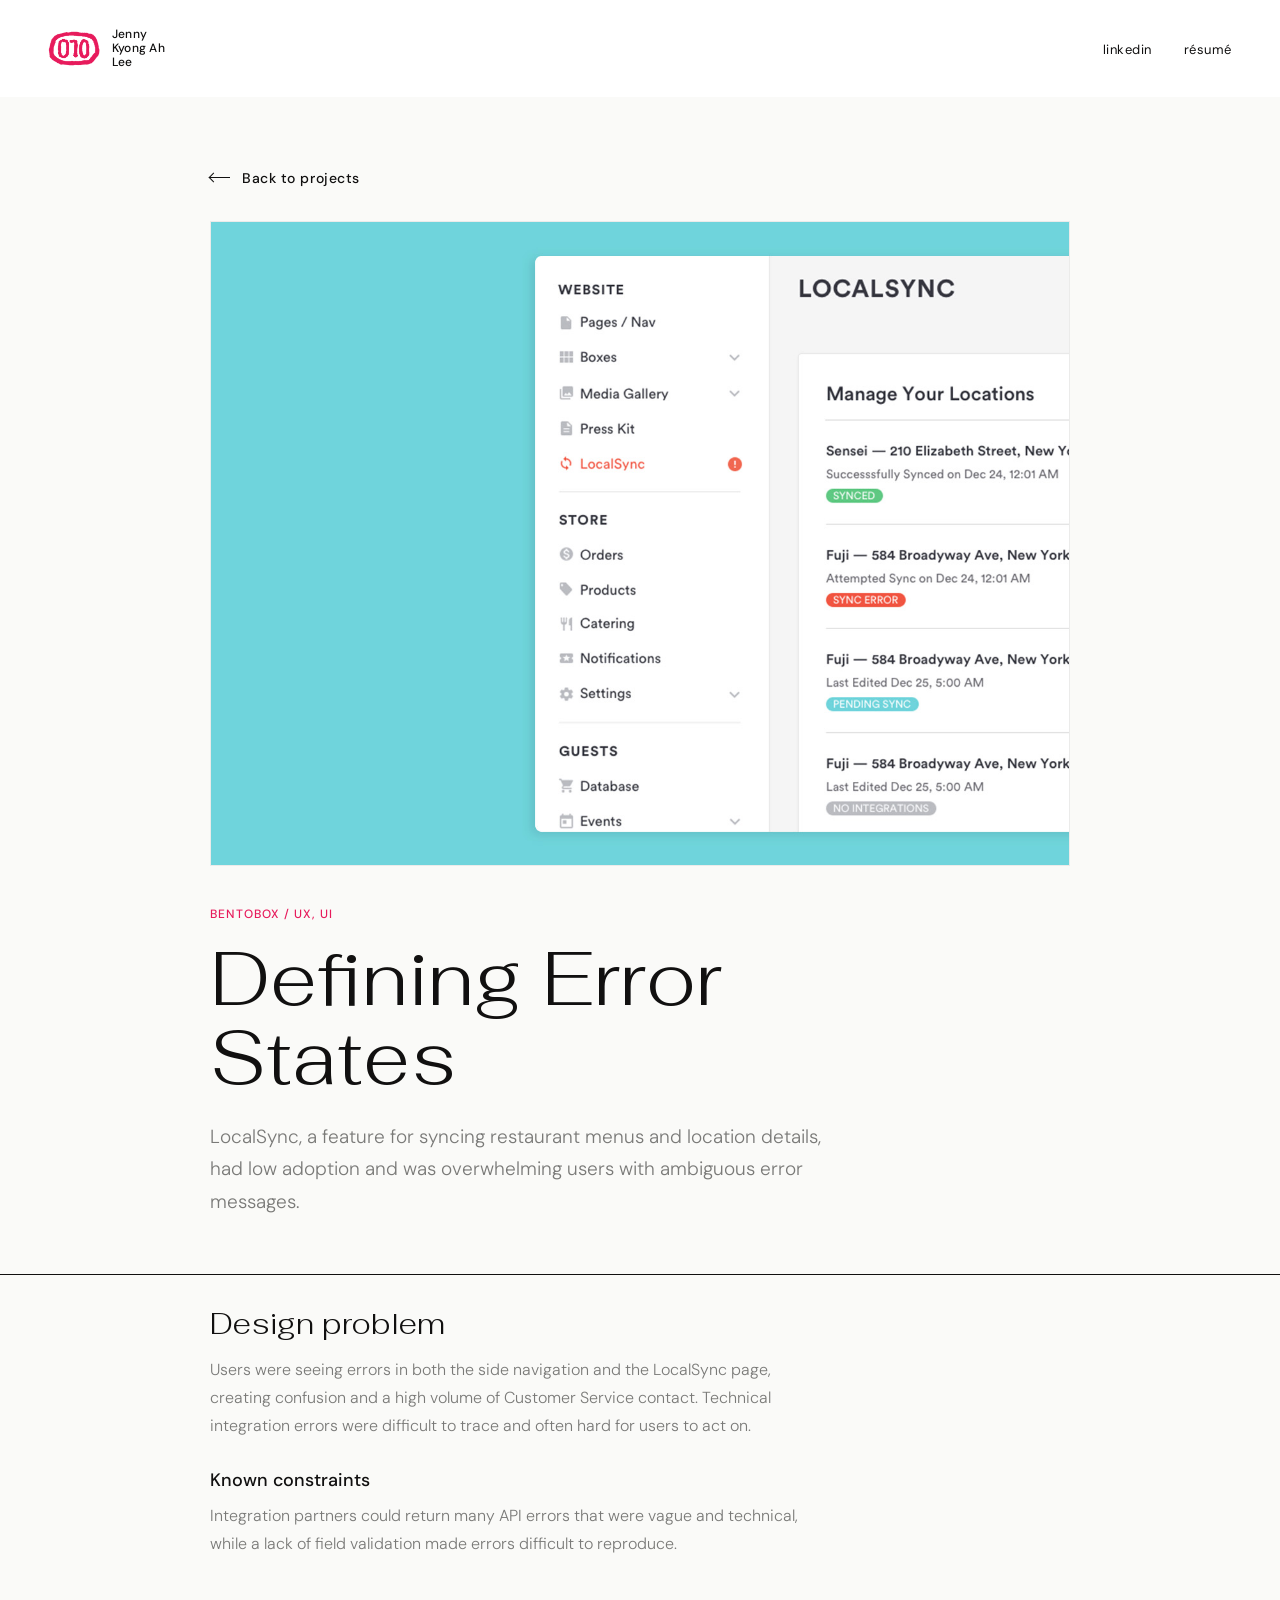
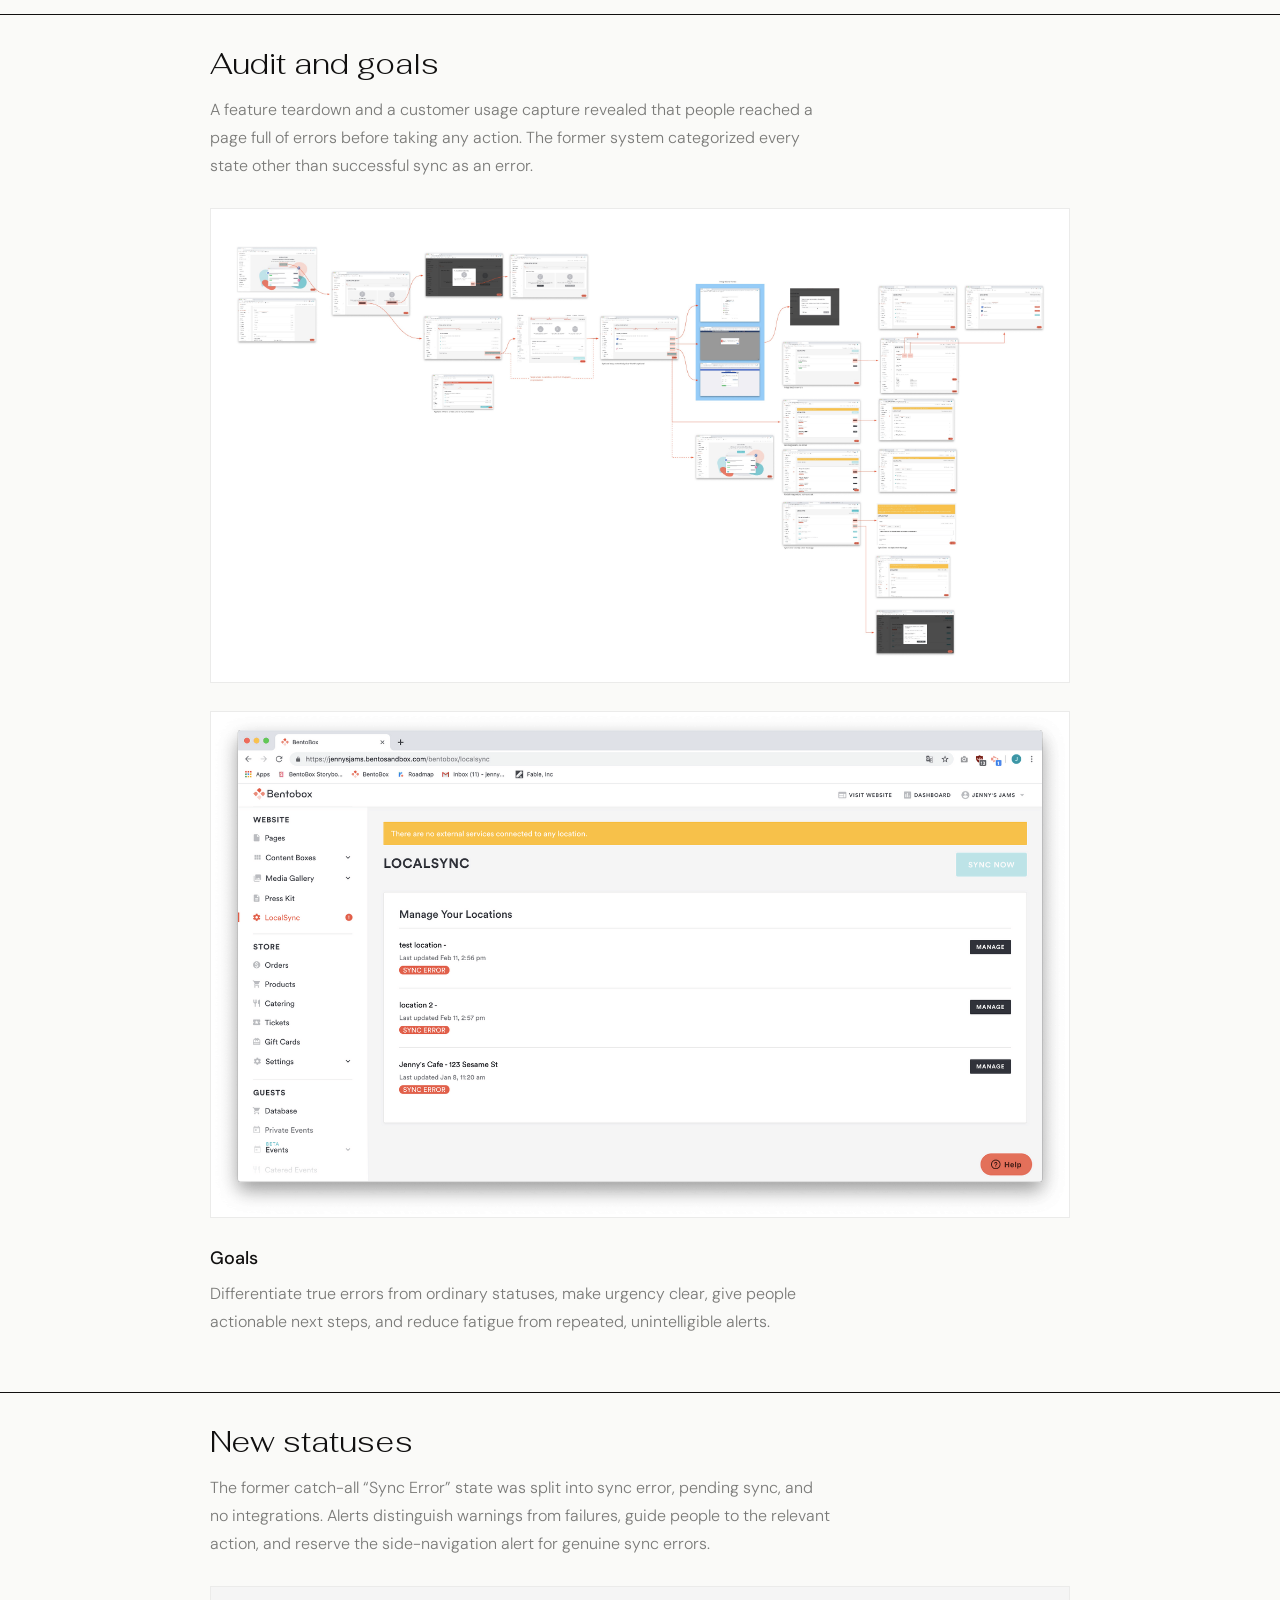
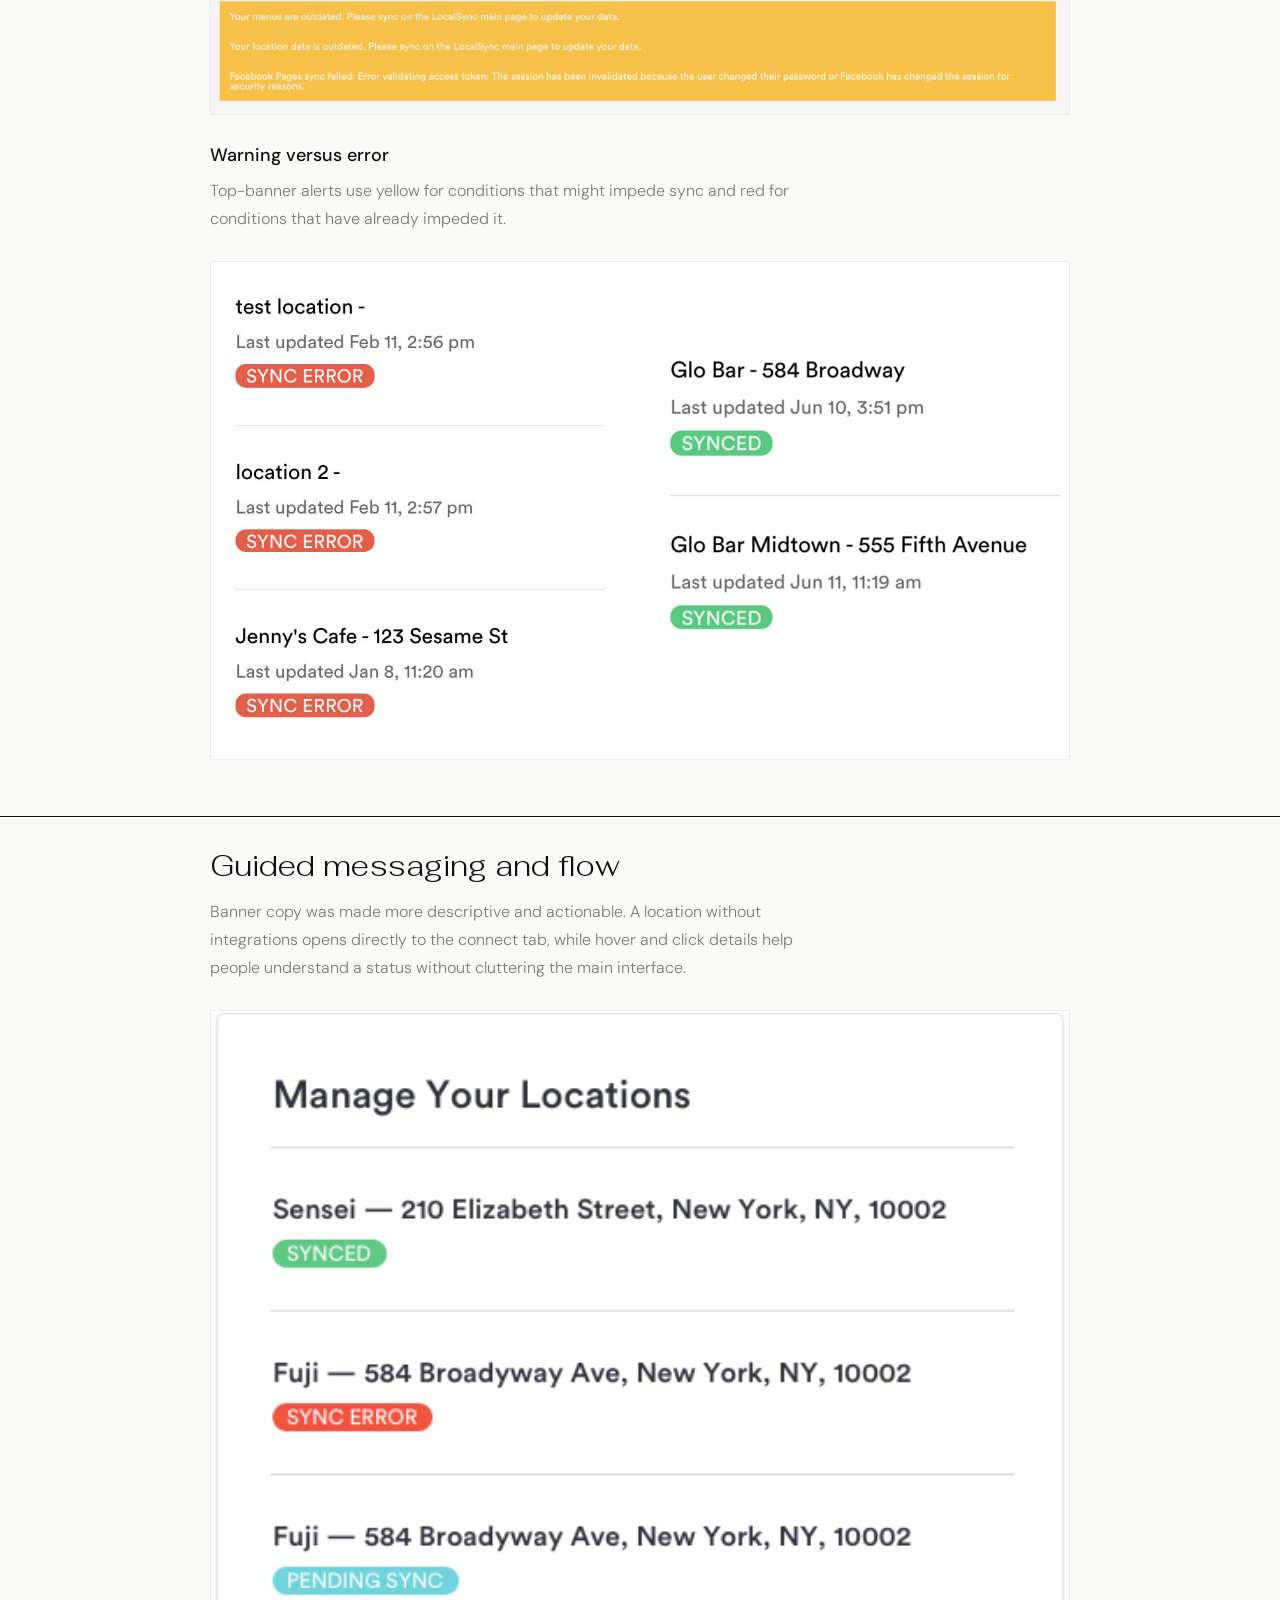
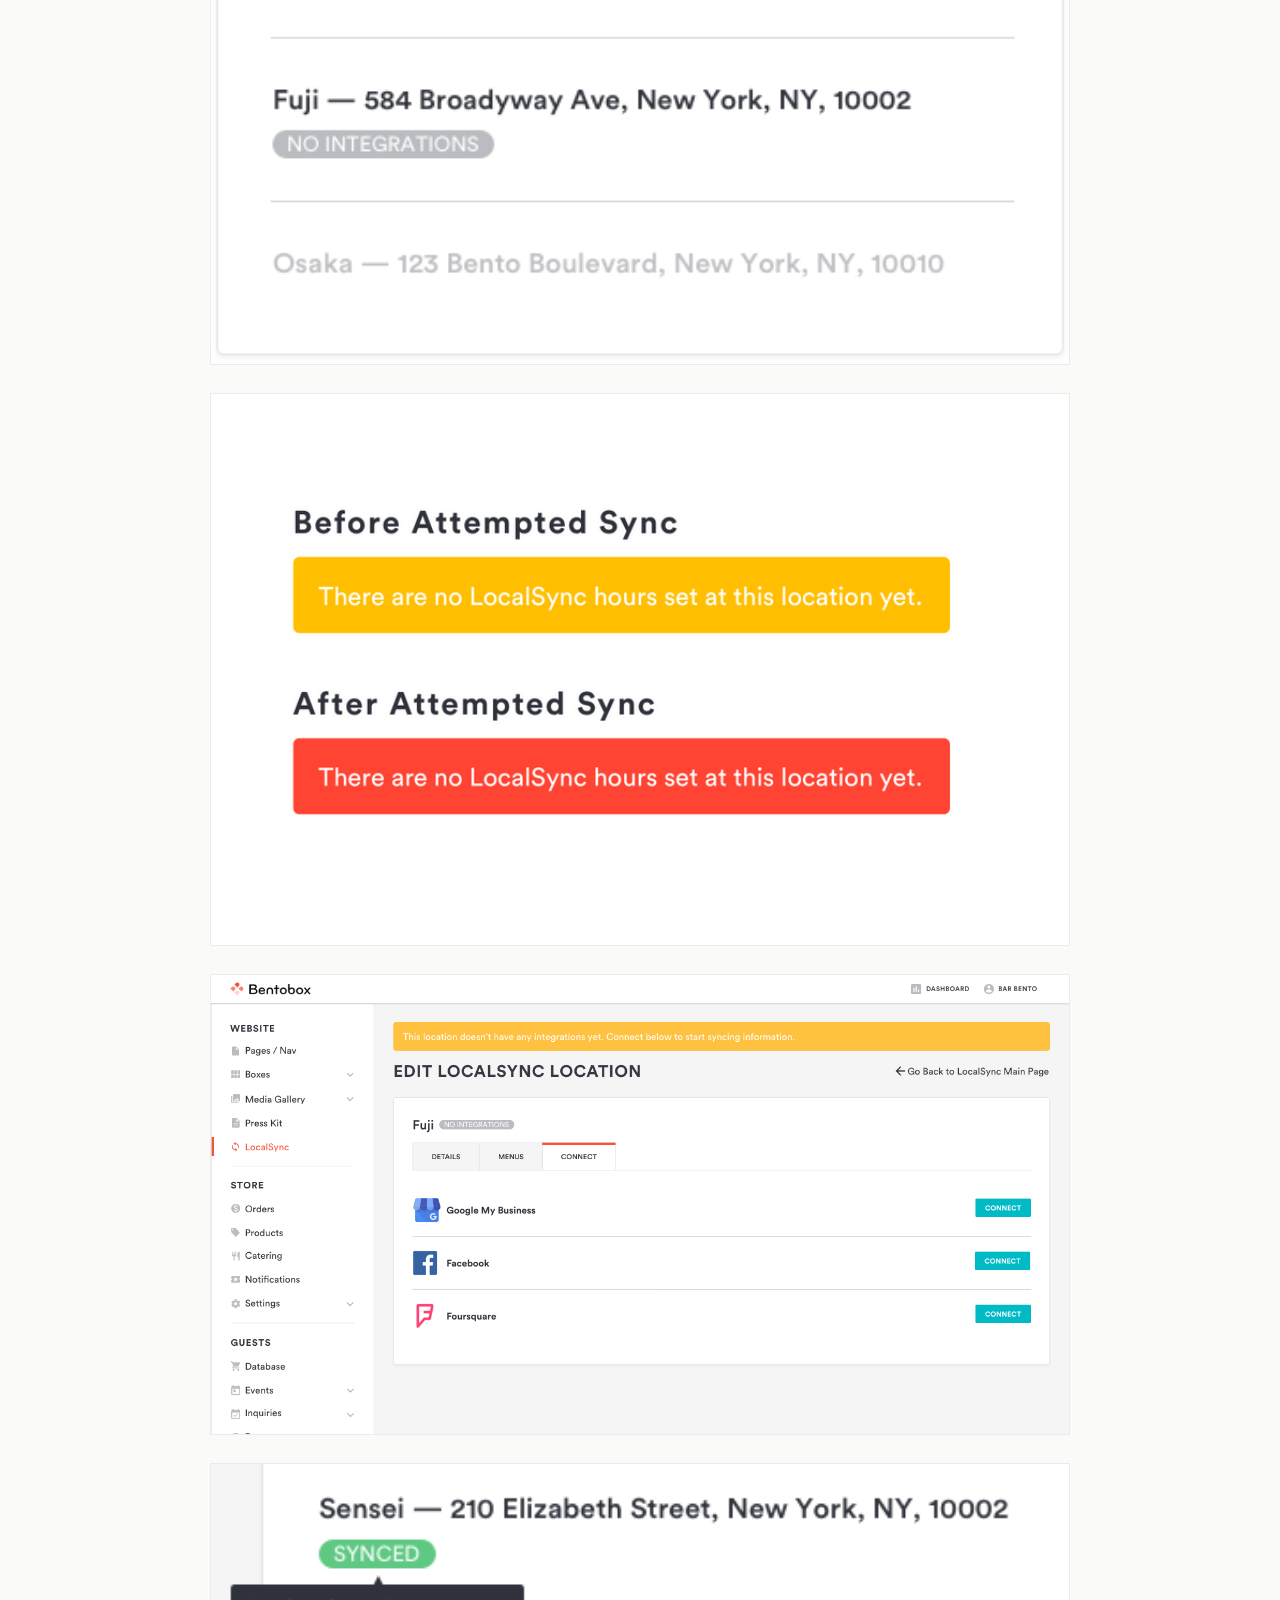
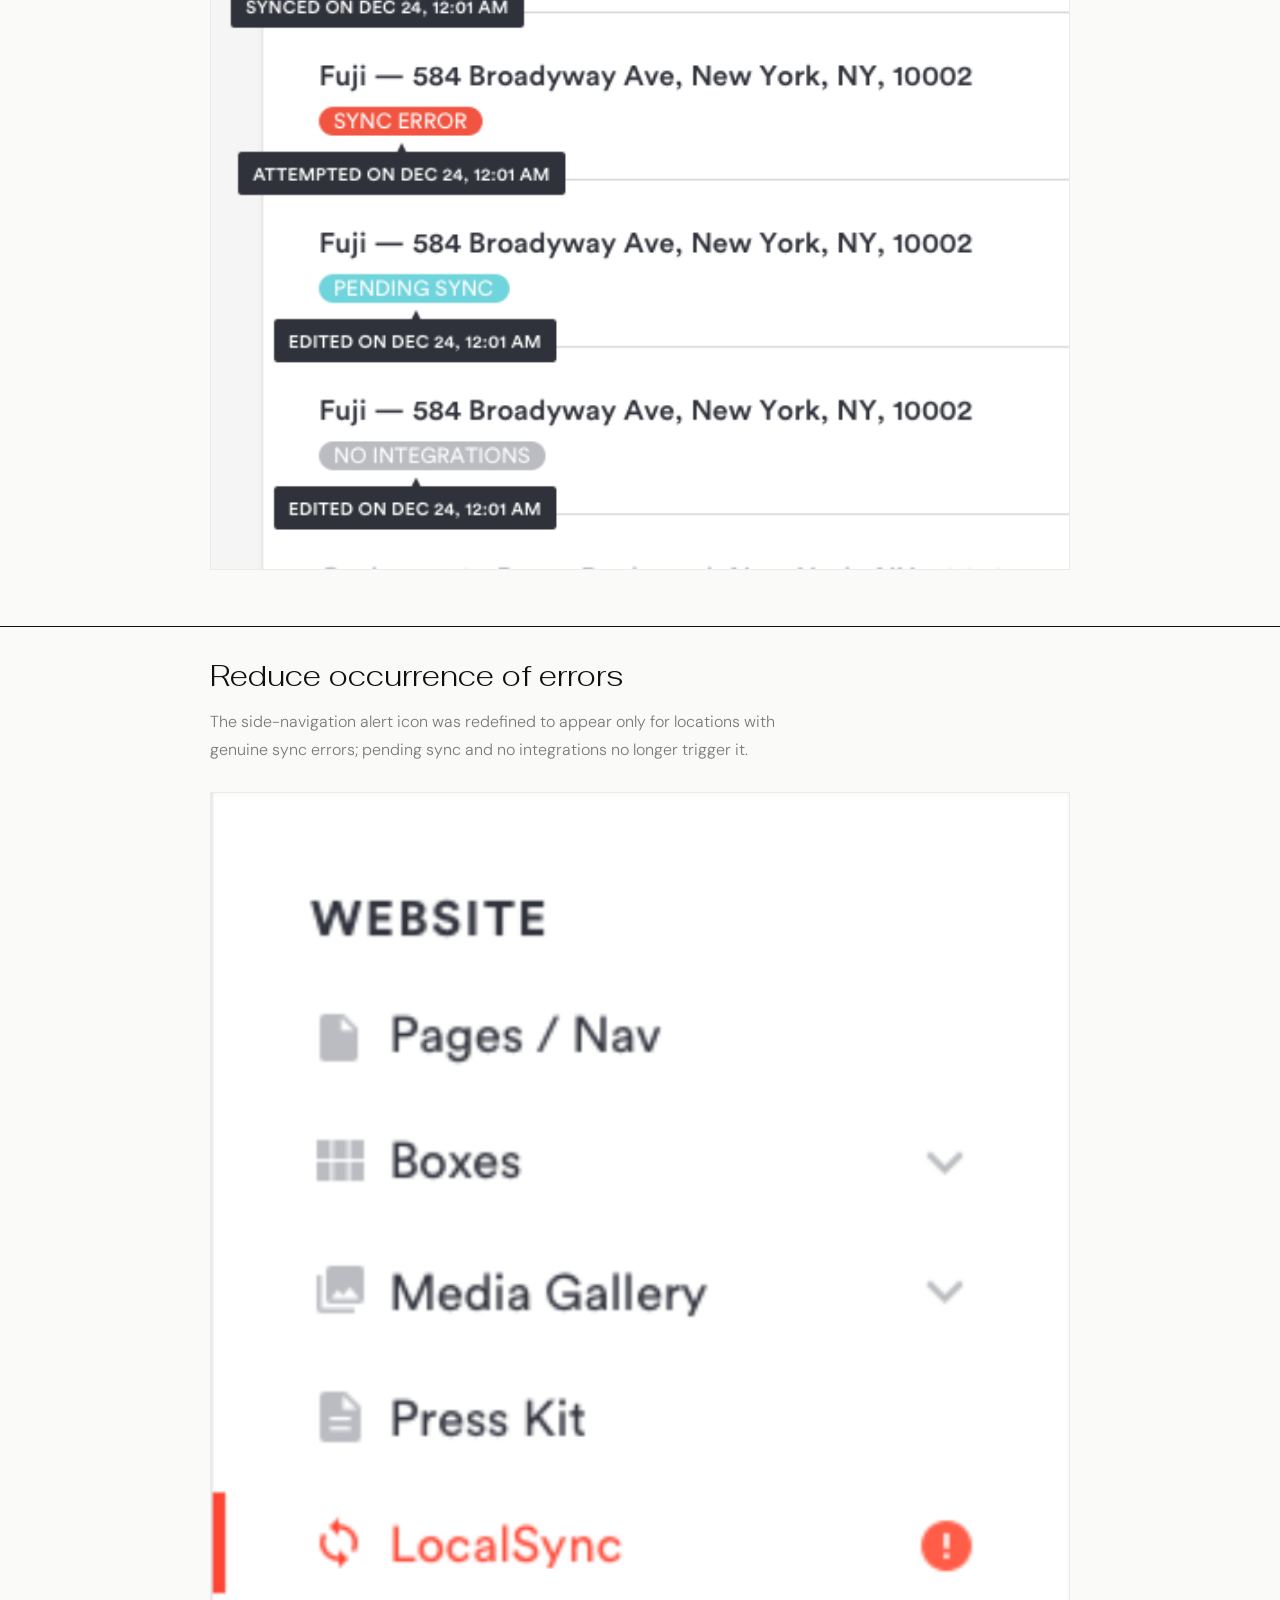
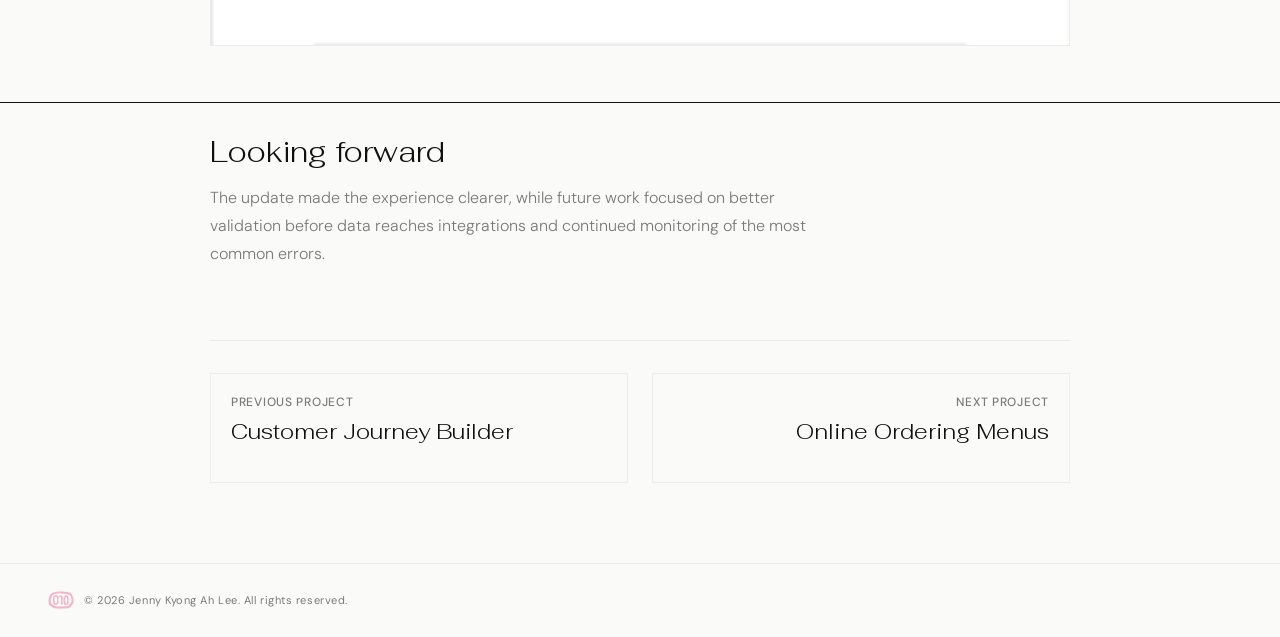
<file: projects/design-system-refresh.html>
<!DOCTYPE html>
<html lang="en">
<head>
  <meta charset="UTF-8" />
  <meta name="viewport" content="width=device-width, initial-scale=1.0" />
  <title>Defining Error States - Jenny Kyong Ah Lee</title>
  <link rel="icon" type="image/png" href="../favicon.png">
  <link rel="preconnect" href="https://fonts.googleapis.com">
  <link rel="preconnect" href="https://fonts.gstatic.com" crossorigin>
  <link href="https://fonts.googleapis.com/css2?family=Fahkwang:ital,wght@0,300;0,400;1,300;1,400&family=DM+Sans:wght@300;400;500&display=swap" rel="stylesheet">
  <link rel="stylesheet" href="../projects/project.css">
</head>
<body>
  <nav class="site-nav">
    <a class="site-logo" href="../index.html">
      <img src="../favicon.png" alt="Jenny Kyong Ah Lee">
      <span class="site-logo-text"><span>Jenny</span><span>Kyong Ah</span><span>Lee</span></span>
    </a>
    <ul>
      <li><a href="https://linkedin.com/in/kyongahlee" target="_blank">linkedin</a></li>
      <li><a href="../Lee_Resume_2026.pdf" target="_blank">résumé</a></li>
    </ul>
  </nav>
  <main class="project-page">
    <a class="back-link" href="../index.html#projects-title"><span class="back-arrow" aria-hidden="true"></span><span>Back to projects</span></a>
    <img class="hero-image" src="../assets/case-studies/localsync/63238af173f904f3cd5a29d6_5d7927af19506f0f7b6a15e7_localsync.jpg" alt="LocalSync interface">
    <p class="eyebrow">BentoBox / UX, UI</p>
    <h1>Defining Error States</h1>
    <p class="lead">LocalSync, a feature for syncing restaurant menus and location details, had low adoption and was overwhelming users with ambiguous error messages.</p>
    <section>
      <h2>Design problem</h2>
      <p>Users were seeing errors in both the side navigation and the LocalSync page, creating confusion and a high volume of Customer Service contact. Technical integration errors were difficult to trace and often hard for users to act on.</p>
      <h3>Known constraints</h3>
      <p>Integration partners could return many API errors that were vague and technical, while a lack of field validation made errors difficult to reproduce.</p>
    </section>
    <section>
      <h2>Audit and goals</h2>
      <p>A feature teardown and a customer usage capture revealed that people reached a page full of errors before taking any action. The former system categorized every state other than successful sync as an error.</p>
      <figure class="case-figure">
        <img src="../assets/case-studies/localsync/631f7bfc0fb5a7e5f82a073c_audit.jpeg" alt="LocalSync audit">
      </figure>
      <figure class="case-figure">
        <img src="../assets/case-studies/localsync/631f7c16fccd6a18c96b40dd_audit2.png" alt="LocalSync audit detail">
      </figure>
      <h3>Goals</h3>
      <p>Differentiate true errors from ordinary statuses, make urgency clear, give people actionable next steps, and reduce fatigue from repeated, unintelligible alerts.</p>
    </section>
    <section>
      <h2>New statuses</h2>
      <p>The former catch-all “Sync Error” state was split into sync error, pending sync, and no integrations. Alerts distinguish warnings from failures, guide people to the relevant action, and reserve the side-navigation alert for genuine sync errors.</p>
      <figure class="case-figure">
        <img src="../assets/case-studies/localsync/631f817b808cb111b0ae9711_3.png" alt="New LocalSync statuses">
      </figure>
      <h3>Warning versus error</h3>
      <p>Top-banner alerts use yellow for conditions that might impede sync and red for conditions that have already impeded it.</p>
      <figure class="case-figure">
        <img src="../assets/case-studies/localsync/631f84c06f778457348ca41d_4.jpg" alt="LocalSync warning and error states">
      </figure>
    </section>
    <section>
      <h2>Guided messaging and flow</h2>
      <p>Banner copy was made more descriptive and actionable. A location without integrations opens directly to the connect tab, while hover and click details help people understand a status without cluttering the main interface.</p>
      <figure class="case-figure"><img src="../assets/case-studies/localsync/631f82456431846a5332ce87_6.png" alt="Guided LocalSync messaging"></figure>
      <figure class="case-figure"><img src="../assets/case-studies/localsync/631f82b561827216d8217519_7.png" alt="Actionable LocalSync detail"></figure>
      <figure class="case-figure"><img src="../assets/case-studies/localsync/631f82e4870e24632ef316f6_8.png" alt="LocalSync interaction detail"></figure>
      <figure class="case-figure"><img src="../assets/case-studies/localsync/631f82fc870e2467daf31740_9.png" alt="LocalSync status interaction"></figure>
    </section>
    <section>
      <h2>Reduce occurrence of errors</h2>
      <p>The side-navigation alert icon was redefined to appear only for locations with genuine sync errors; pending sync and no integrations no longer trigger it.</p>
      <figure class="case-figure"><img src="../assets/case-studies/localsync/631f832d0155f5e9cf630eea_10.png" alt="Refined LocalSync navigation alert"></figure>
    </section>
    <section>
      <h2>Looking forward</h2>
      <p>The update made the experience clearer, while future work focused on better validation before data reaches integrations and continued monitoring of the most common errors.</p>
    </section>
    <nav class="project-pagination" aria-label="Project navigation"></nav>
  </main>
  <footer class="site-footer"><div class="site-footer-content"><img src="../favicon.png" alt=""><span class="site-footer-copy">© 2026 Jenny Kyong Ah Lee. All rights reserved.</span></div></footer>
  <script src="project-navigation.js"></script>
</body>
</html>
</file>
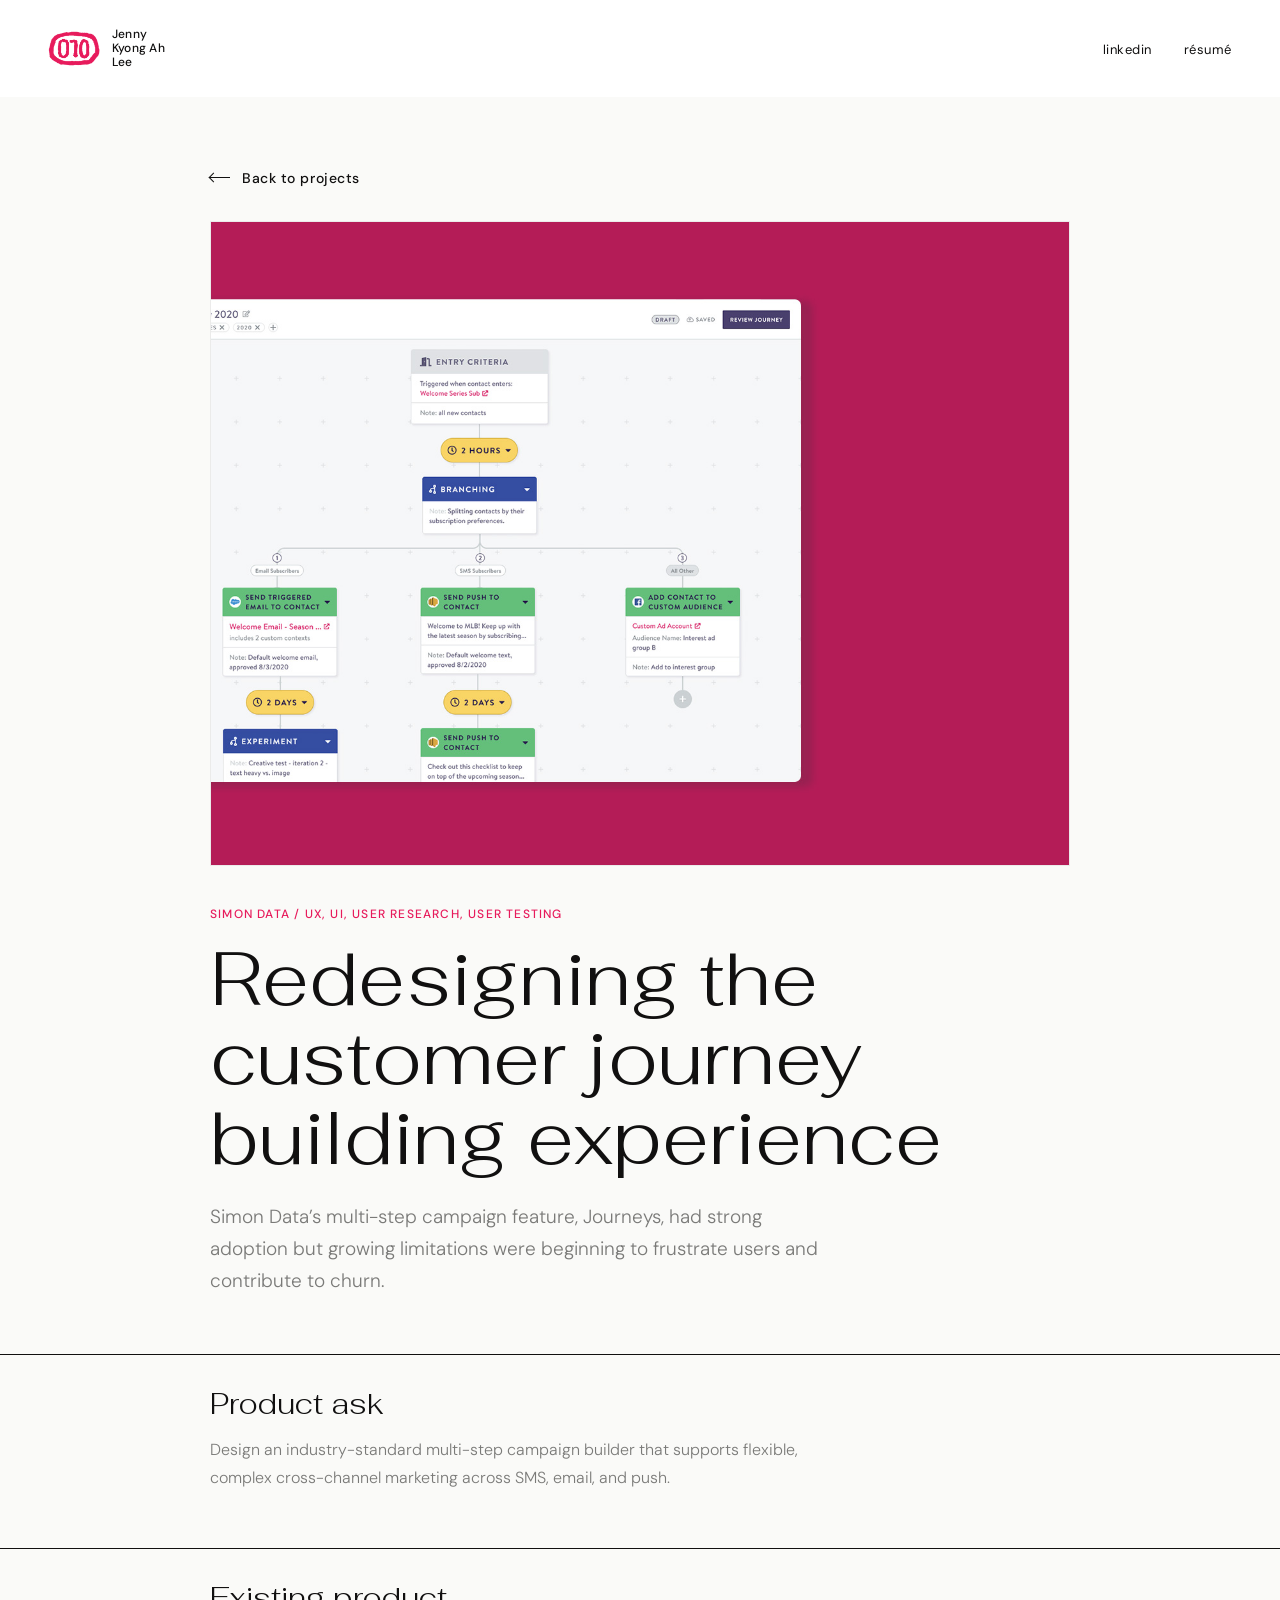
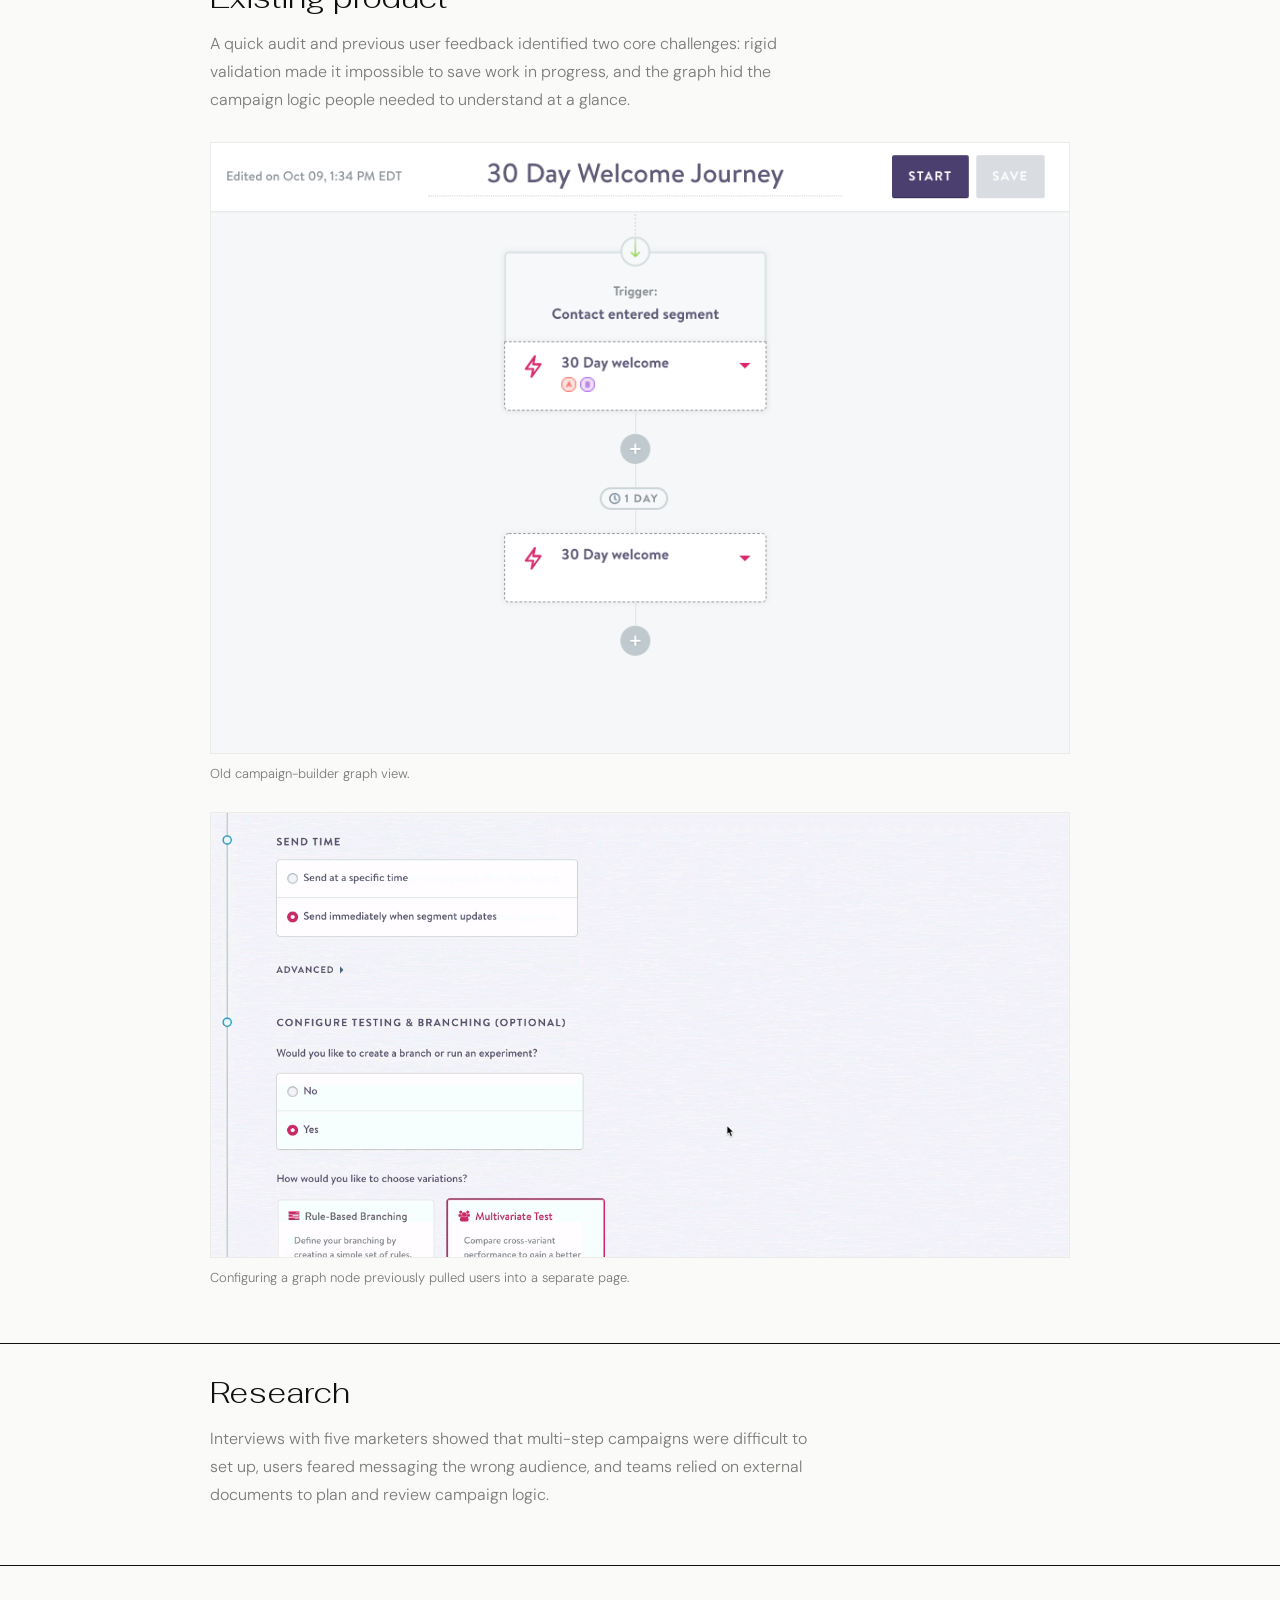
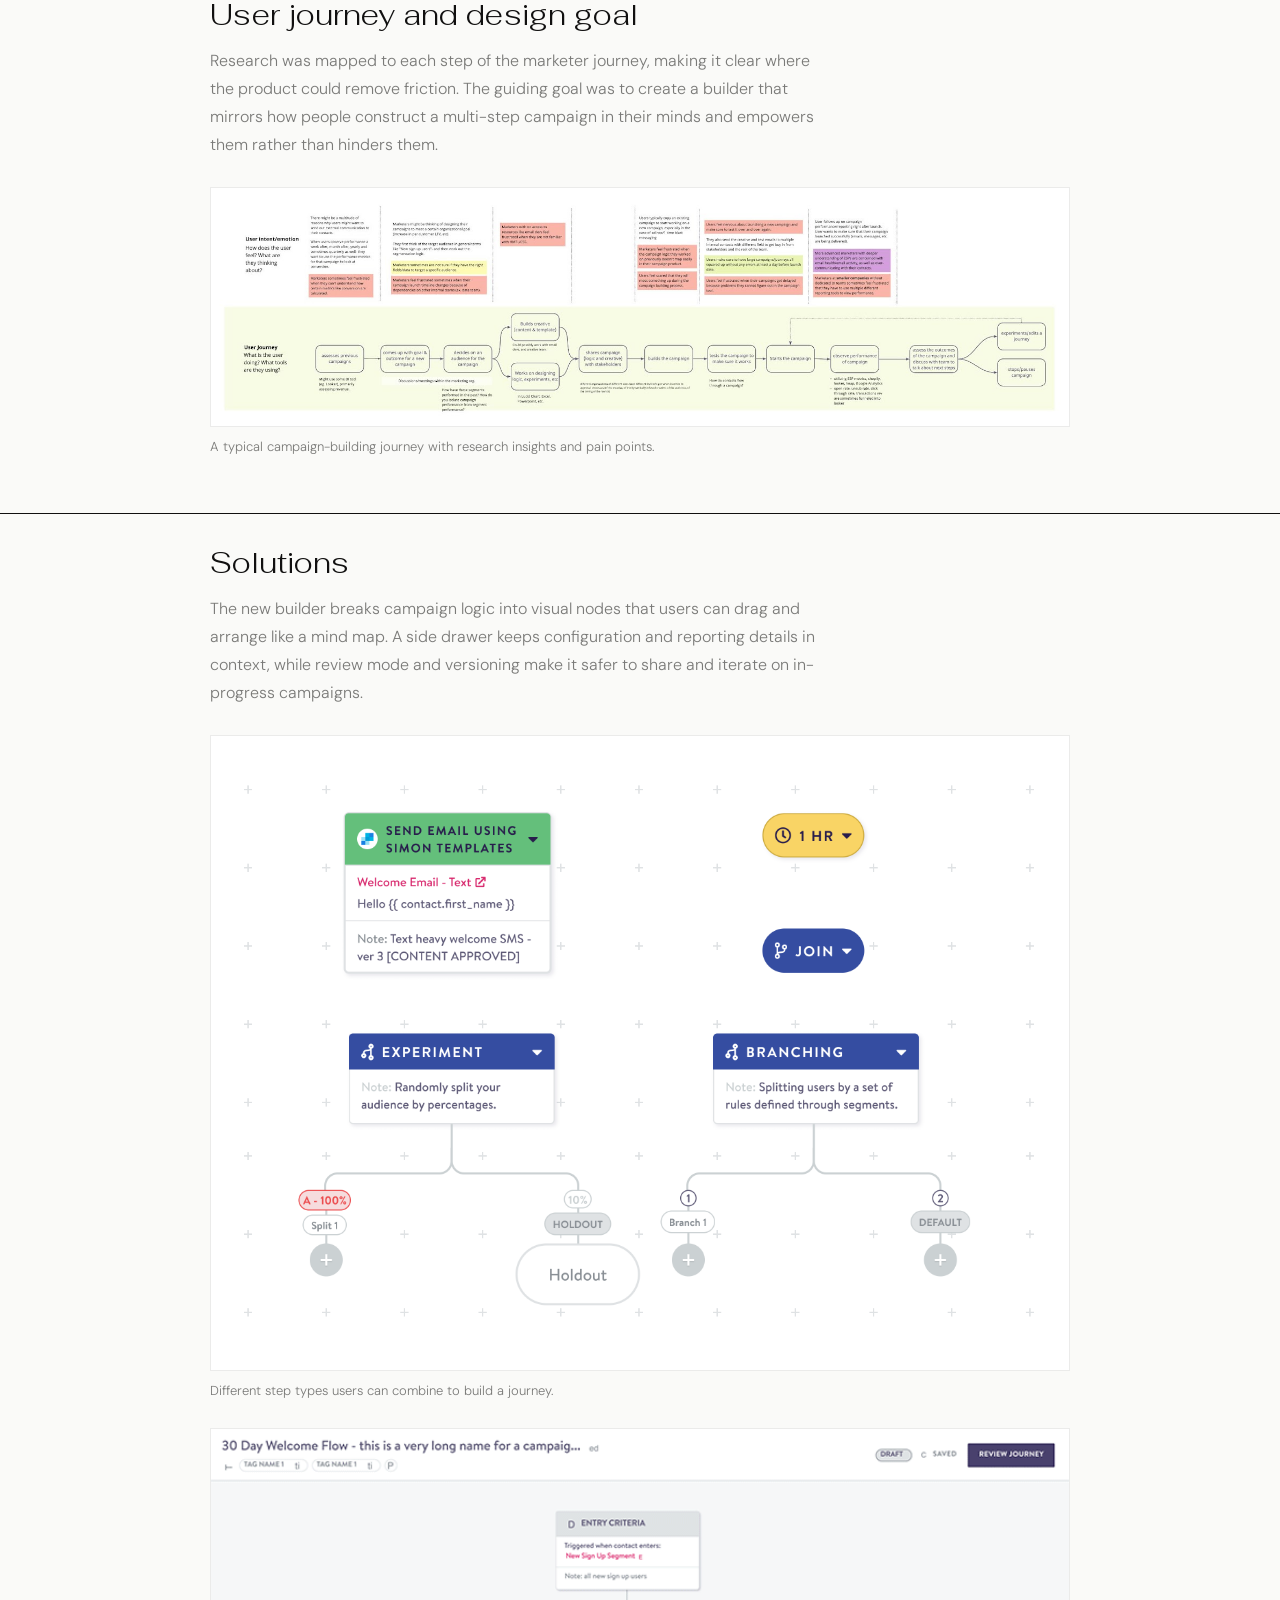
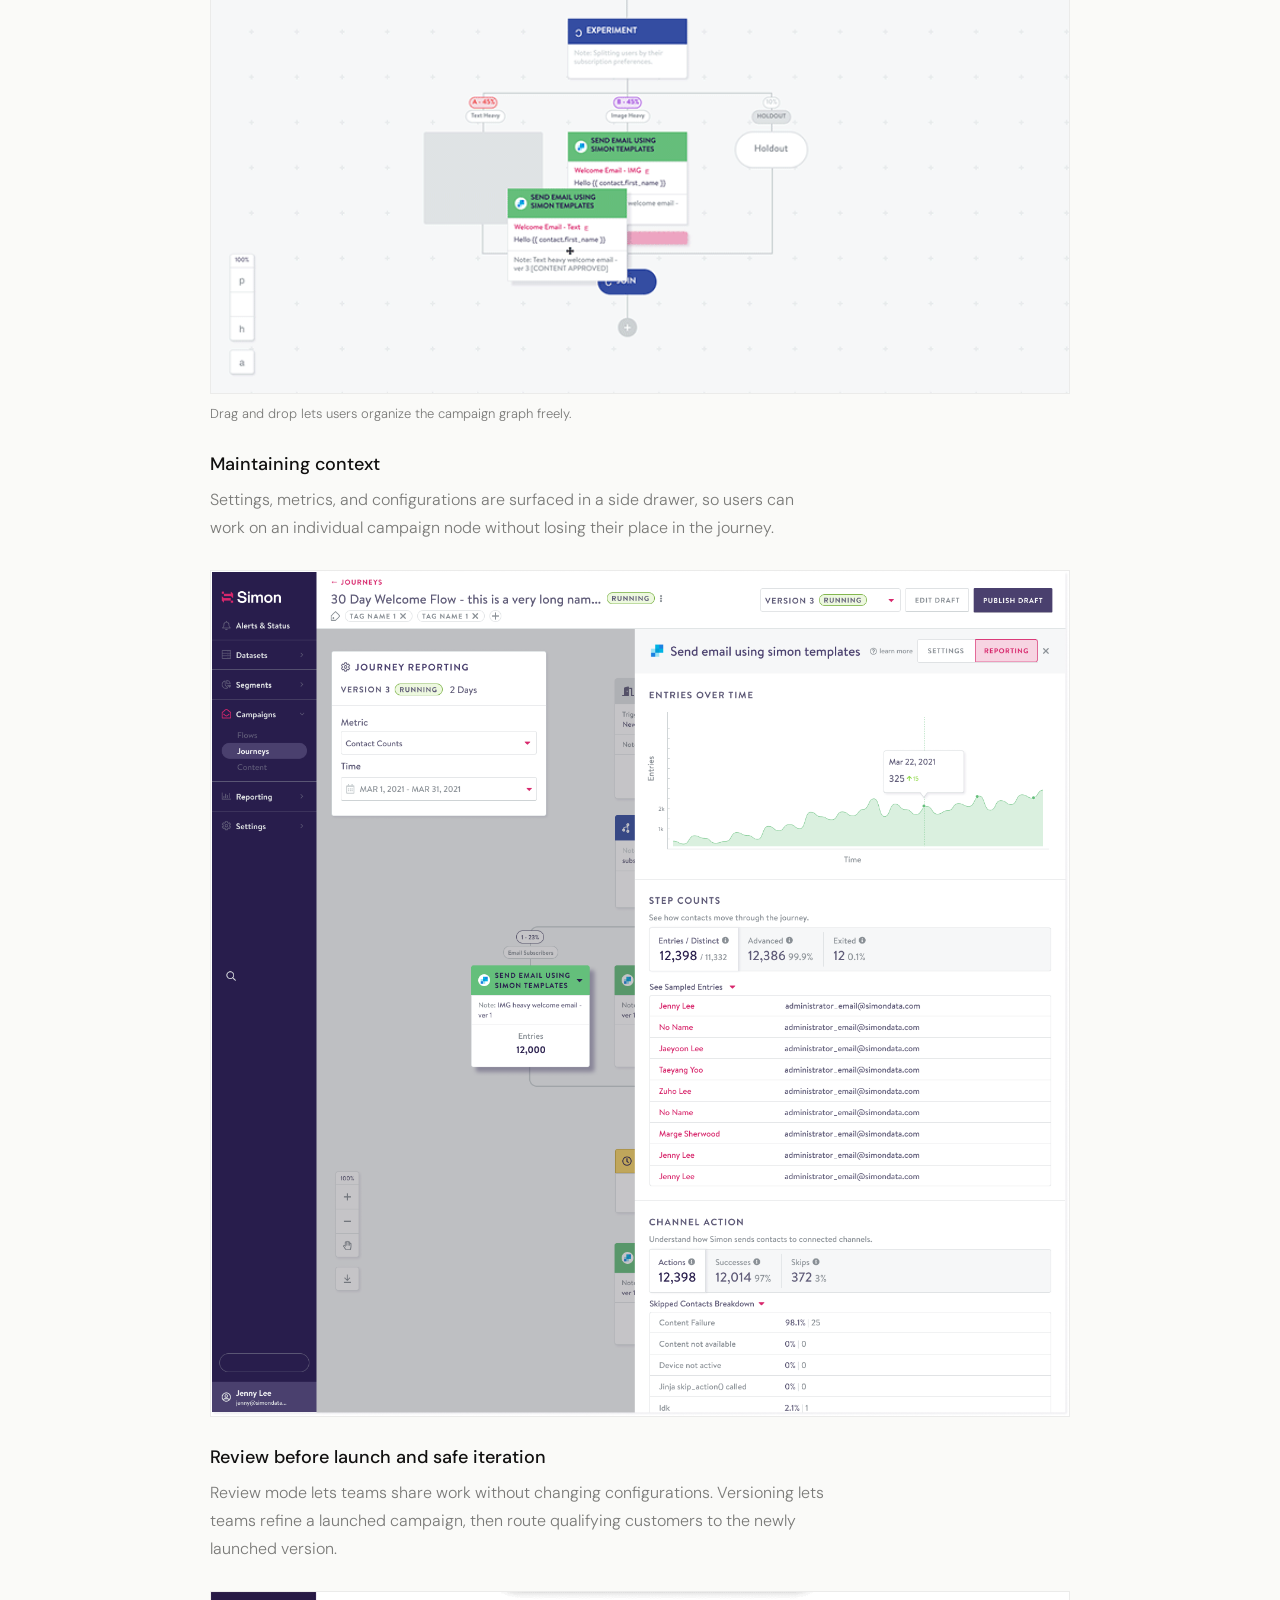
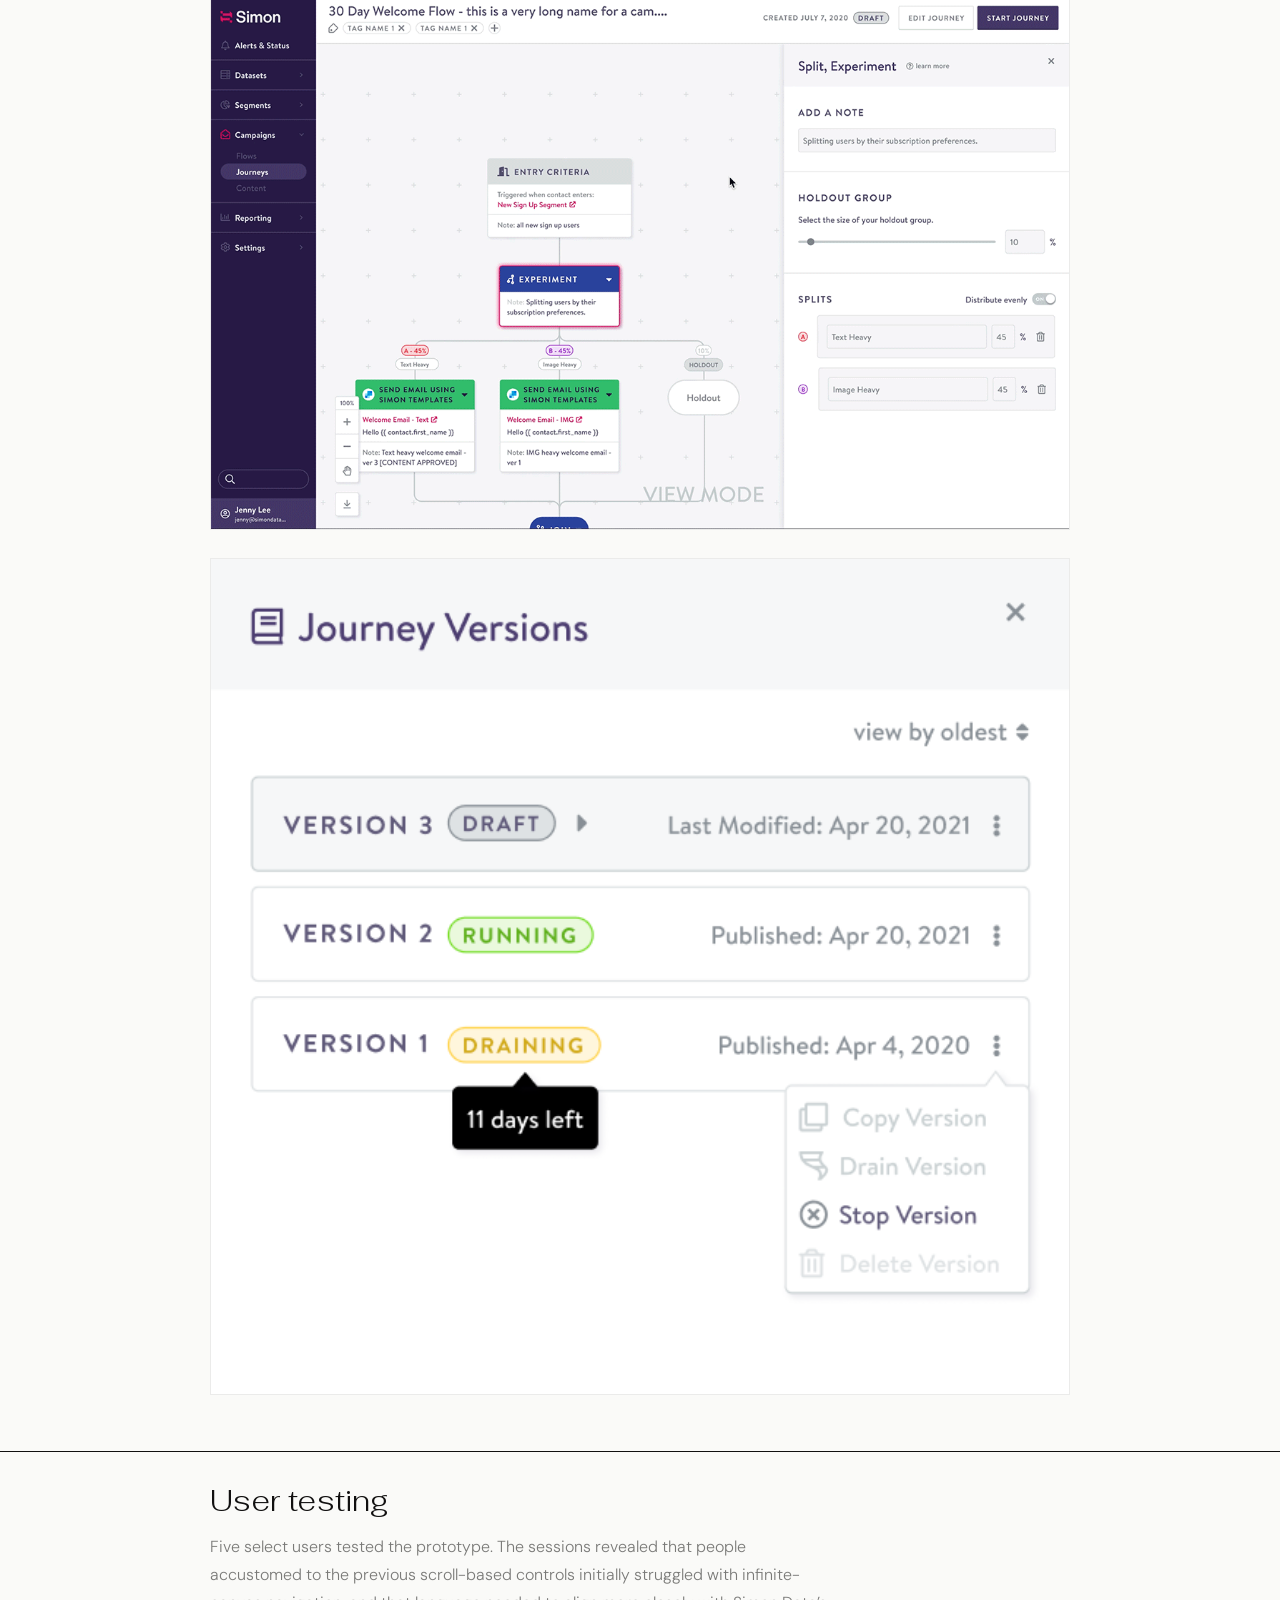
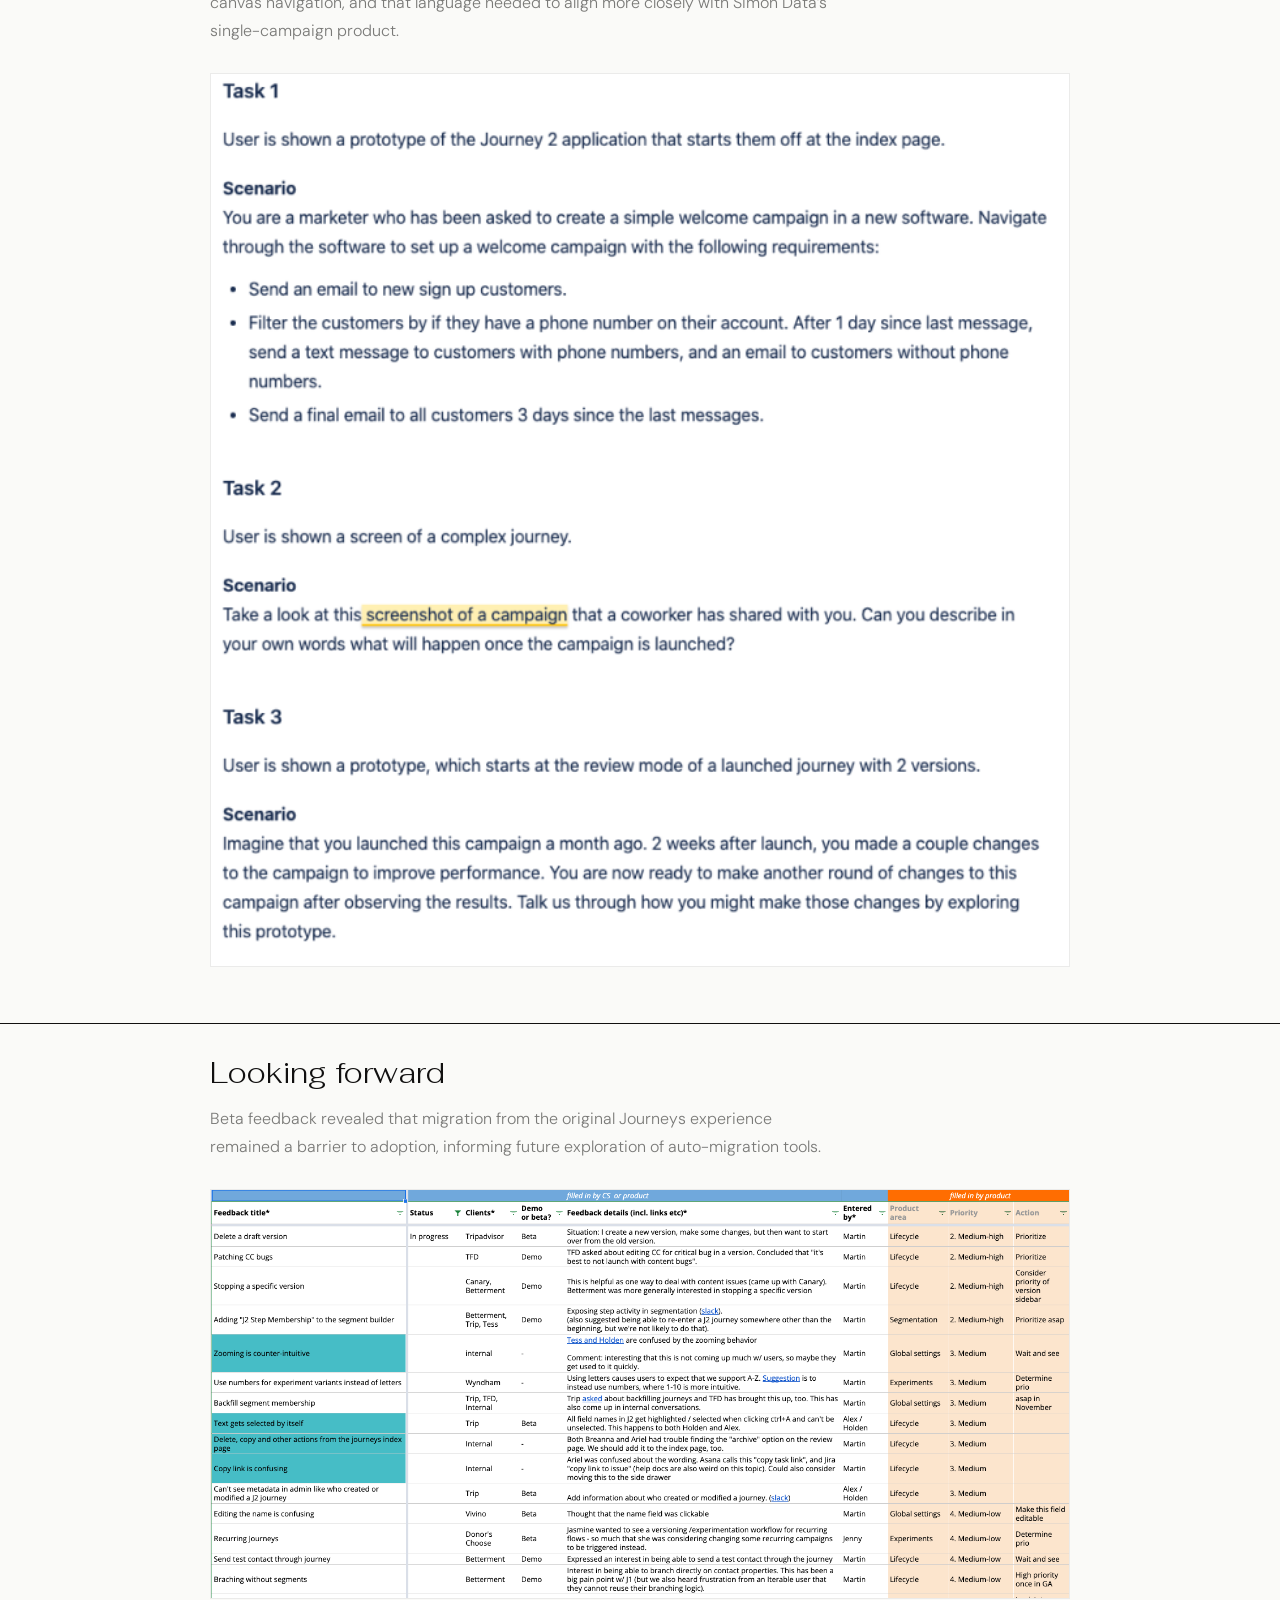
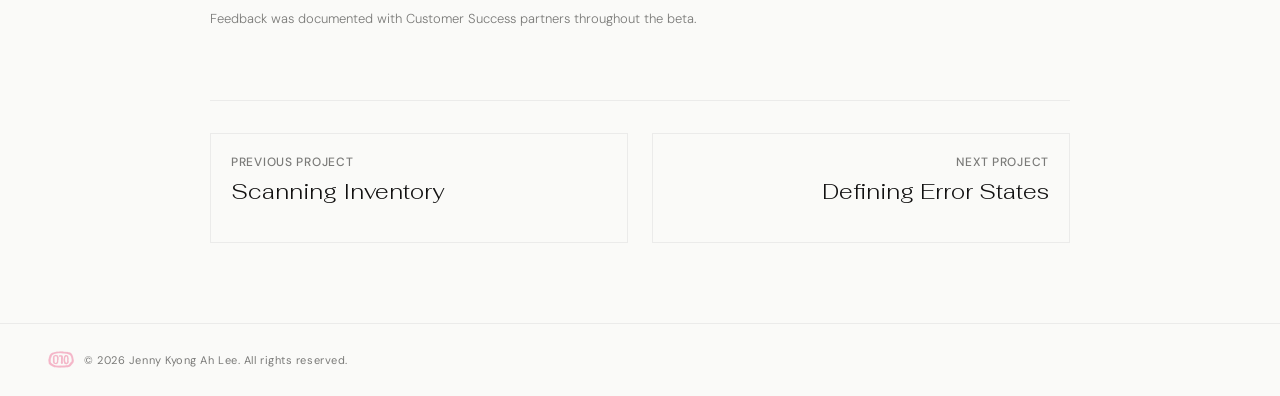
<file: projects/enterprise-data-catalog.html>
<!DOCTYPE html>
<html lang="en">
<head>
  <meta charset="UTF-8" />
  <meta name="viewport" content="width=device-width, initial-scale=1.0" />
  <title>Redesigning the Customer Journey Building Experience - Jenny Kyong Ah Lee</title>
  <link rel="icon" type="image/png" href="../favicon.png">
  <link rel="preconnect" href="https://fonts.googleapis.com">
  <link rel="preconnect" href="https://fonts.gstatic.com" crossorigin>
  <link href="https://fonts.googleapis.com/css2?family=Fahkwang:ital,wght@0,300;0,400;1,300;1,400&family=DM+Sans:wght@300;400;500&display=swap" rel="stylesheet">
  <link rel="stylesheet" href="../projects/project.css">
</head>
<body>
  <nav class="site-nav">
    <a class="site-logo" href="../index.html">
      <img src="../favicon.png" alt="Jenny Kyong Ah Lee">
      <span class="site-logo-text"><span>Jenny</span><span>Kyong Ah</span><span>Lee</span></span>
    </a>
    <ul>
      <li><a href="https://linkedin.com/in/kyongahlee" target="_blank">linkedin</a></li>
      <li><a href="../Lee_Resume_2026.pdf" target="_blank">résumé</a></li>
    </ul>
  </nav>
  <main class="project-page">
    <a class="back-link" href="../index.html#projects-title"><span class="back-arrow" aria-hidden="true"></span><span>Back to projects</span></a>
    <img class="hero-image" src="../assets/case-studies/journey/63238b430dae6297b5620dfb_pagetitle.jpg" alt="Campaign journey builder interface">
    <p class="eyebrow">Simon Data / UX, UI, User Research, User Testing</p>
    <h1>Redesigning the customer journey building experience</h1>
    <p class="lead">Simon Data’s multi-step campaign feature, Journeys, had strong adoption but growing limitations were beginning to frustrate users and contribute to churn.</p>
    <section>
      <h2>Product ask</h2>
      <p>Design an industry-standard multi-step campaign builder that supports flexible, complex cross-channel marketing across SMS, email, and push.</p>
    </section>
    <section>
      <h2>Existing product</h2>
      <p>A quick audit and previous user feedback identified two core challenges: rigid validation made it impossible to save work in progress, and the graph hid the campaign logic people needed to understand at a glance.</p>
      <figure class="case-figure">
        <img src="../assets/case-studies/journey/632a068987ee2764cd9b5bb7_unnamed.png" alt="Previous campaign builder graph view">
        <figcaption>Old campaign-builder graph view.</figcaption>
      </figure>
      <figure class="case-figure">
        <img src="../assets/case-studies/journey/632a06e0dd3270343e2b0e60_scroll.gif" alt="Previous campaign configuration flow">
        <figcaption>Configuring a graph node previously pulled users into a separate page.</figcaption>
      </figure>
    </section>
    <section>
      <h2>Research</h2>
      <p>Interviews with five marketers showed that multi-step campaigns were difficult to set up, users feared messaging the wrong audience, and teams relied on external documents to plan and review campaign logic.</p>
    </section>
    <section>
      <h2>User journey and design goal</h2>
      <p>Research was mapped to each step of the marketer journey, making it clear where the product could remove friction. The guiding goal was to create a builder that mirrors how people construct a multi-step campaign in their minds and empowers them rather than hinders them.</p>
      <figure class="case-figure">
        <img src="../assets/case-studies/journey/632a1af401516f9120e59daf_userjourney.jpeg" alt="User journey map for campaign creation">
        <figcaption>A typical campaign-building journey with research insights and pain points.</figcaption>
      </figure>
    </section>
    <section>
      <h2>Solutions</h2>
      <p>The new builder breaks campaign logic into visual nodes that users can drag and arrange like a mind map. A side drawer keeps configuration and reporting details in context, while review mode and versioning make it safer to share and iterate on in-progress campaigns.</p>
      <figure class="case-figure">
        <img src="../assets/case-studies/journey/632a1f69c3cae471c80481a3_at creation states.png" alt="Campaign journey step types">
        <figcaption>Different step types users can combine to build a journey.</figcaption>
      </figure>
      <figure class="case-figure">
        <img src="../assets/case-studies/journey/632a1f959b1139225473981a_move_step_UI.gif" alt="Drag and drop campaign journey interaction">
        <figcaption>Drag and drop lets users organize the campaign graph freely.</figcaption>
      </figure>
      <h3>Maintaining context</h3>
      <p>Settings, metrics, and configurations are surfaced in a side drawer, so users can work on an individual campaign node without losing their place in the journey.</p>
      <figure class="case-figure">
        <img src="../assets/case-studies/journey/632a23b76e9c15bfc0b87433_sidedrawer.png" alt="Campaign side drawer with settings and reporting">
      </figure>
      <h3>Review before launch and safe iteration</h3>
      <p>Review mode lets teams share work without changing configurations. Versioning lets teams refine a launched campaign, then route qualifying customers to the newly launched version.</p>
      <figure class="case-figure">
        <img src="../assets/case-studies/journey/632a24dcab2fe83e31dac358_Journey_ViewMode.gif" alt="Campaign review mode">
      </figure>
      <figure class="case-figure">
        <img src="../assets/case-studies/journey/632a24673f871f34270bb00e_Screen Shot 2022-09-20 at 4.36.22 PM.png" alt="Campaign version management">
      </figure>
    </section>
    <section>
      <h2>User testing</h2>
      <p>Five select users tested the prototype. The sessions revealed that people accustomed to the previous scroll-based controls initially struggled with infinite-canvas navigation, and that language needed to align more closely with Simon Data’s single-campaign product.</p>
      <figure class="case-figure">
        <img src="../assets/case-studies/journey/632a1de3e9200a7486b2c5d5_UT.png" alt="User testing script excerpt">
      </figure>
    </section>
    <section>
      <h2>Looking forward</h2>
      <p>Beta feedback revealed that migration from the original Journeys experience remained a barrier to adoption, informing future exploration of auto-migration tools.</p>
      <figure class="case-figure">
        <img src="../assets/case-studies/journey/632a1e179a18b5b98e869c2d_feedback.png" alt="Beta feedback tracking sheet">
        <figcaption>Feedback was documented with Customer Success partners throughout the beta.</figcaption>
      </figure>
    </section>
    <nav class="project-pagination" aria-label="Project navigation"></nav>
  </main>
  <footer class="site-footer"><div class="site-footer-content"><img src="../favicon.png" alt=""><span class="site-footer-copy">© 2026 Jenny Kyong Ah Lee. All rights reserved.</span></div></footer>
  <script src="project-navigation.js"></script>
</body>
</html>
</file>
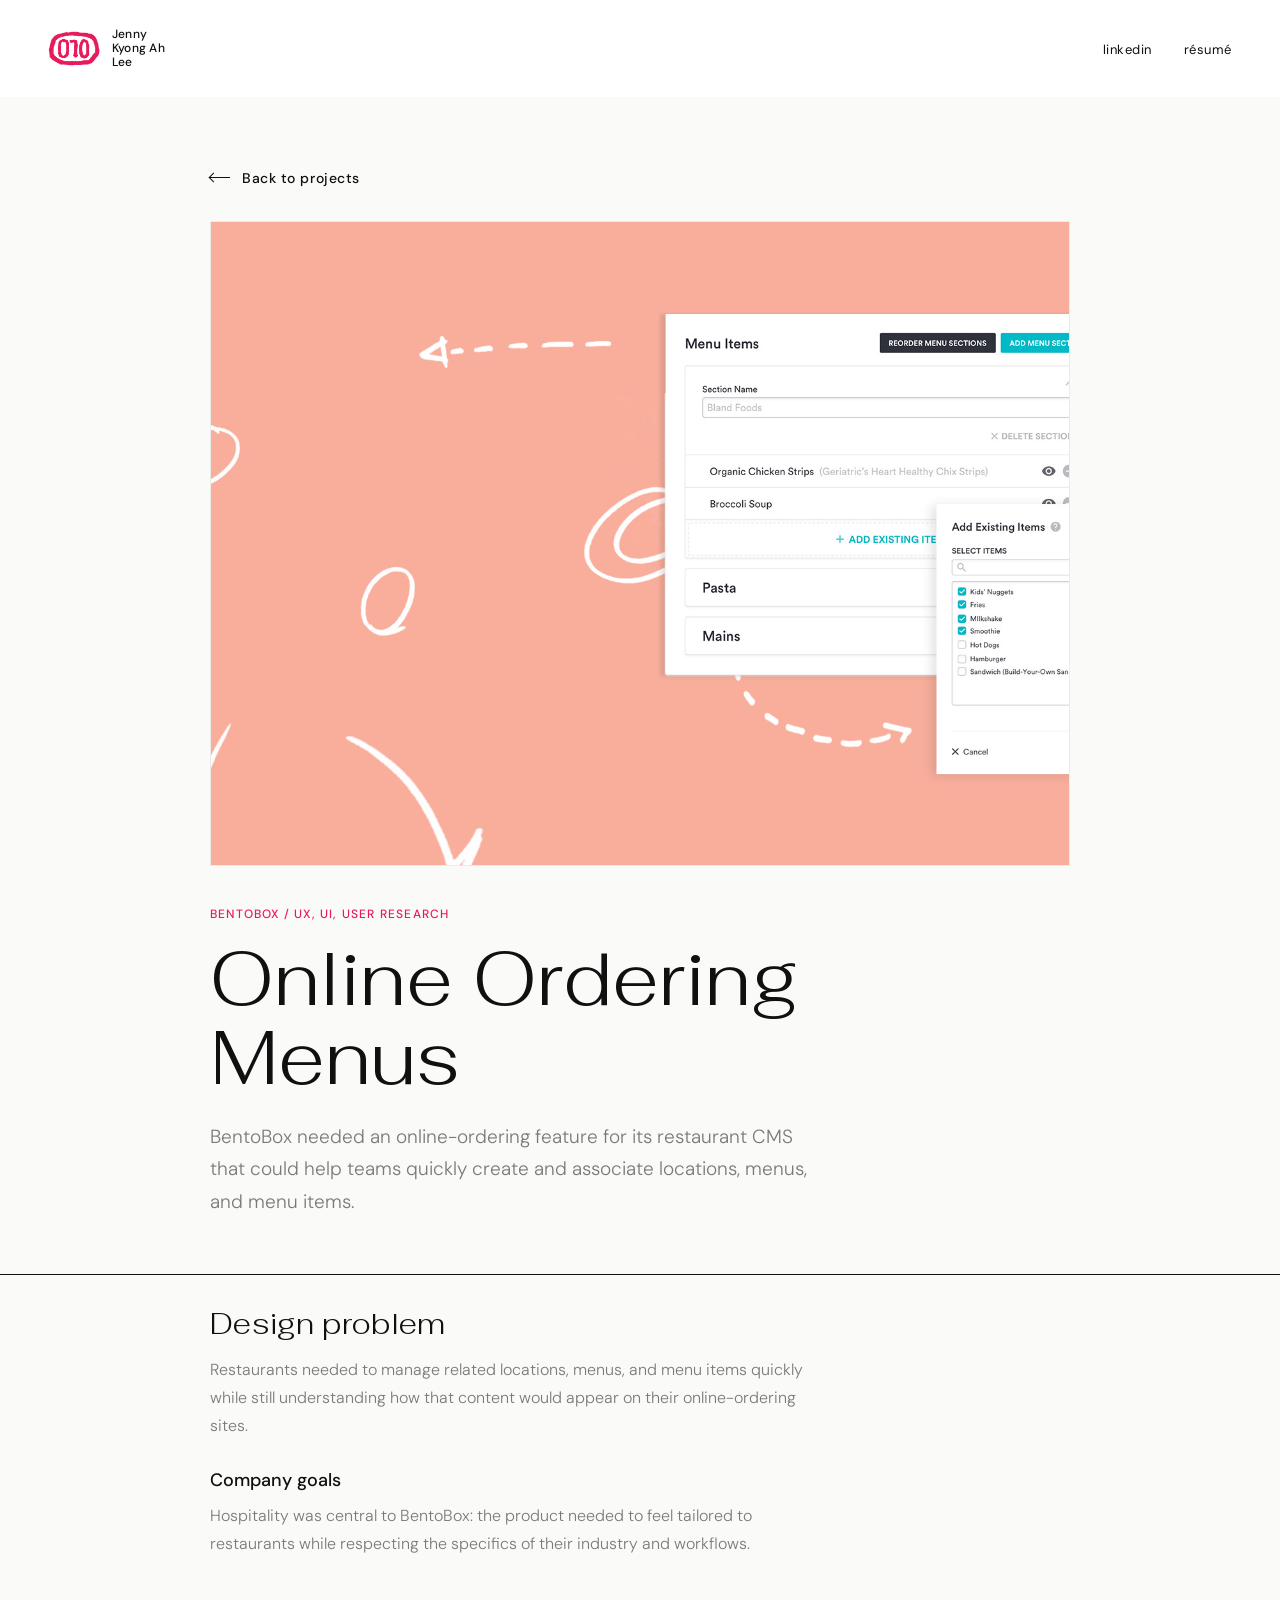
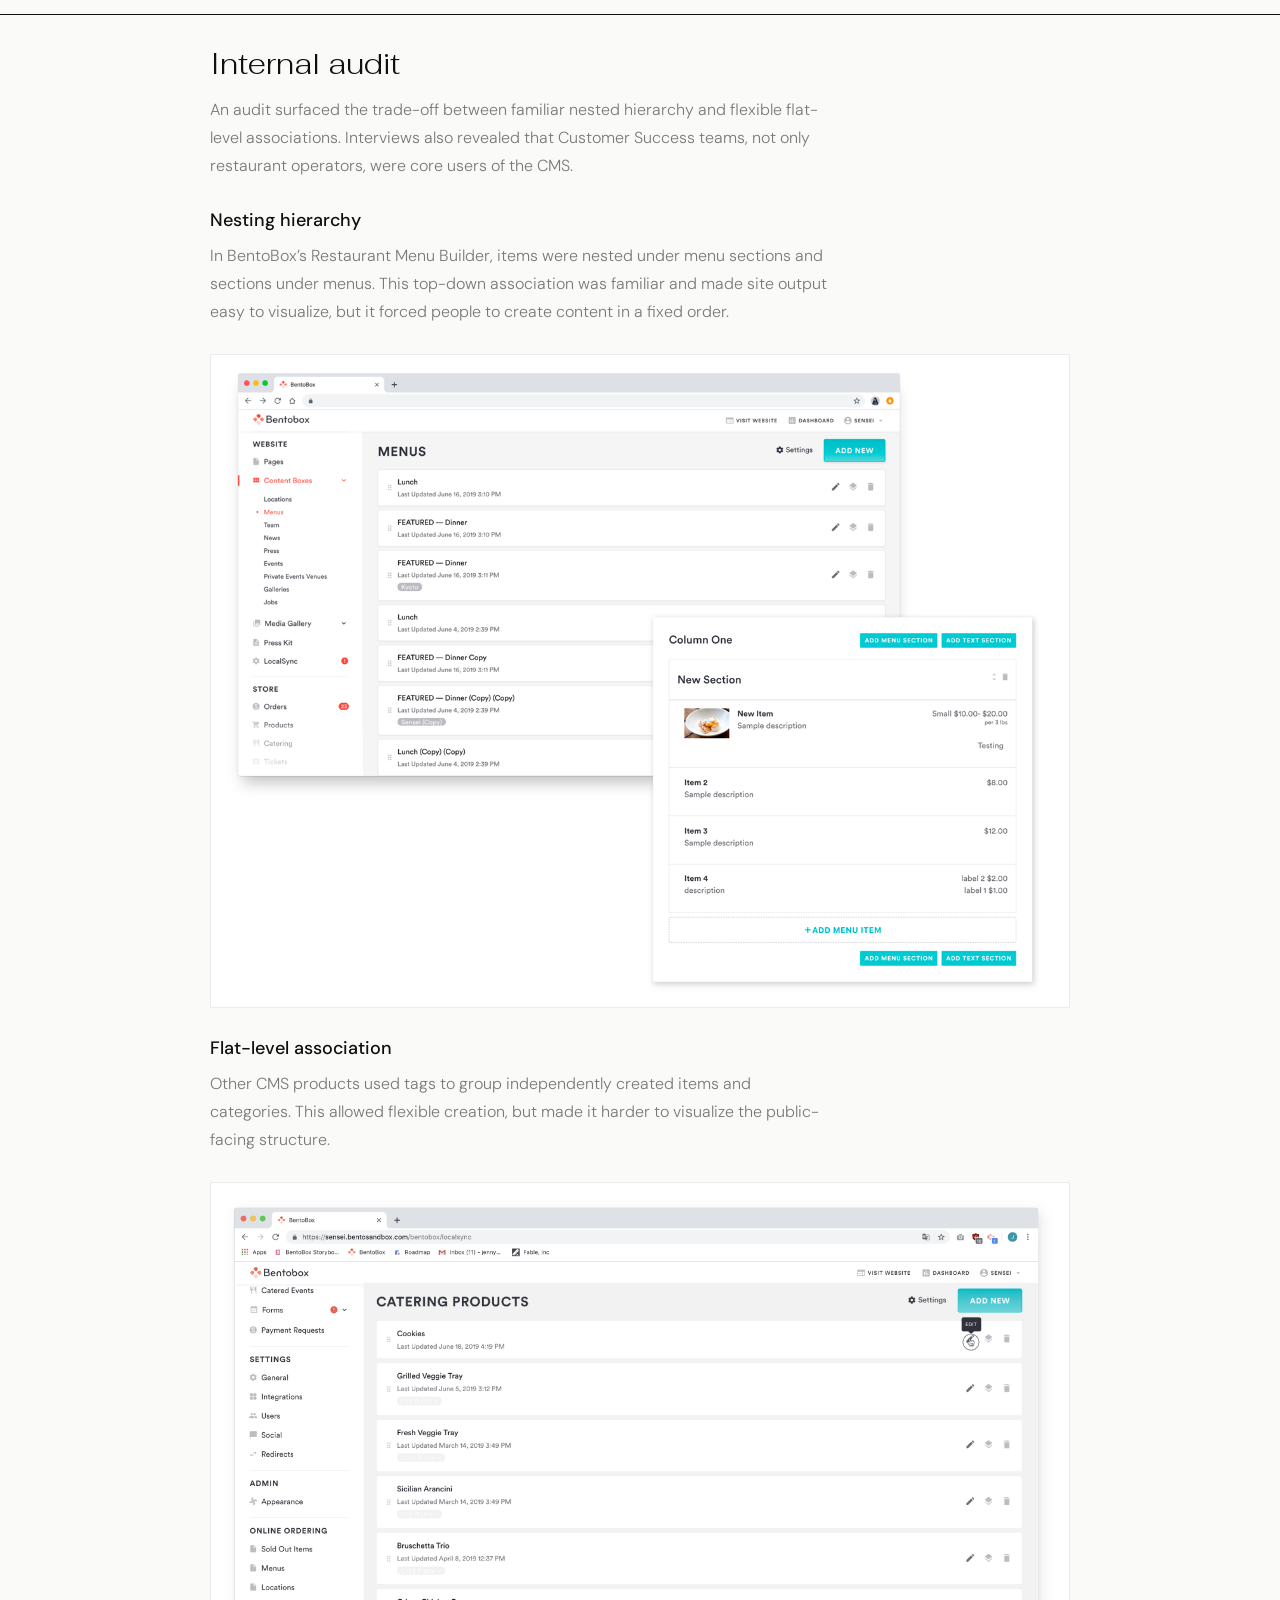
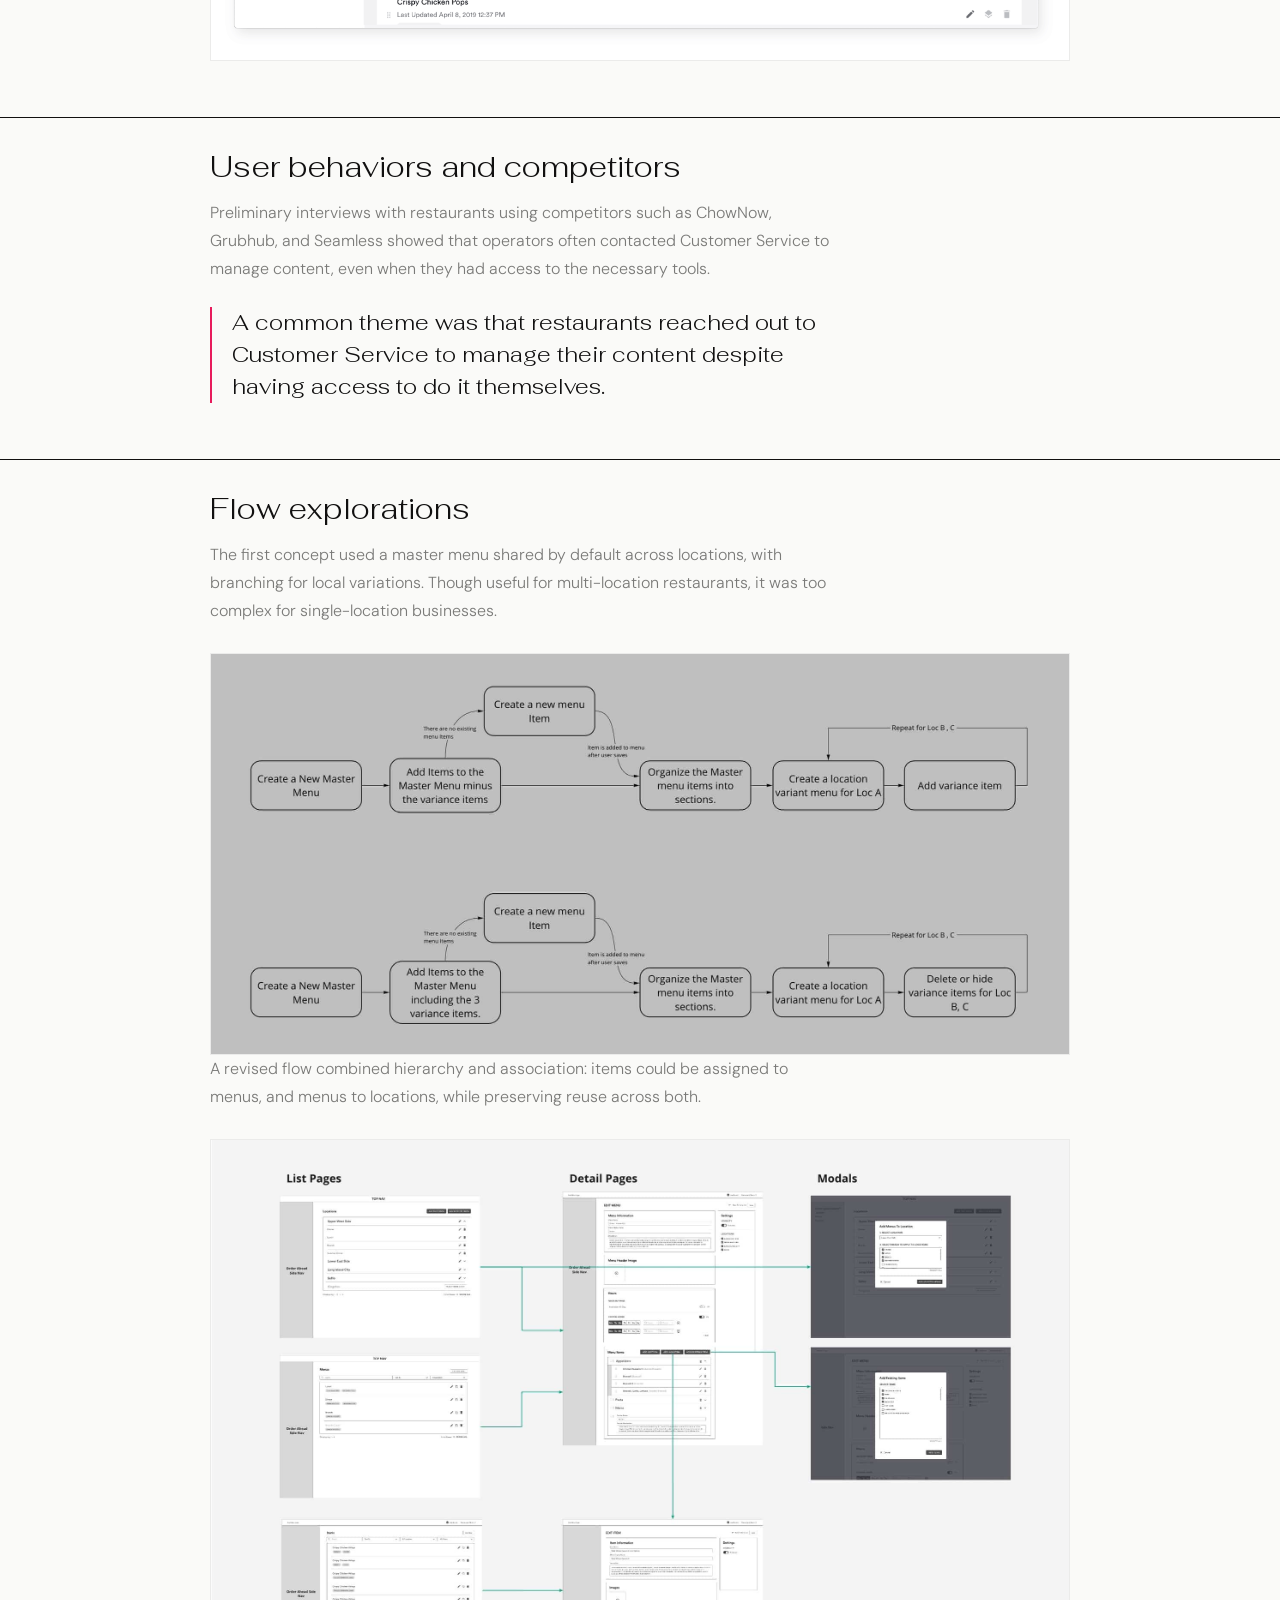
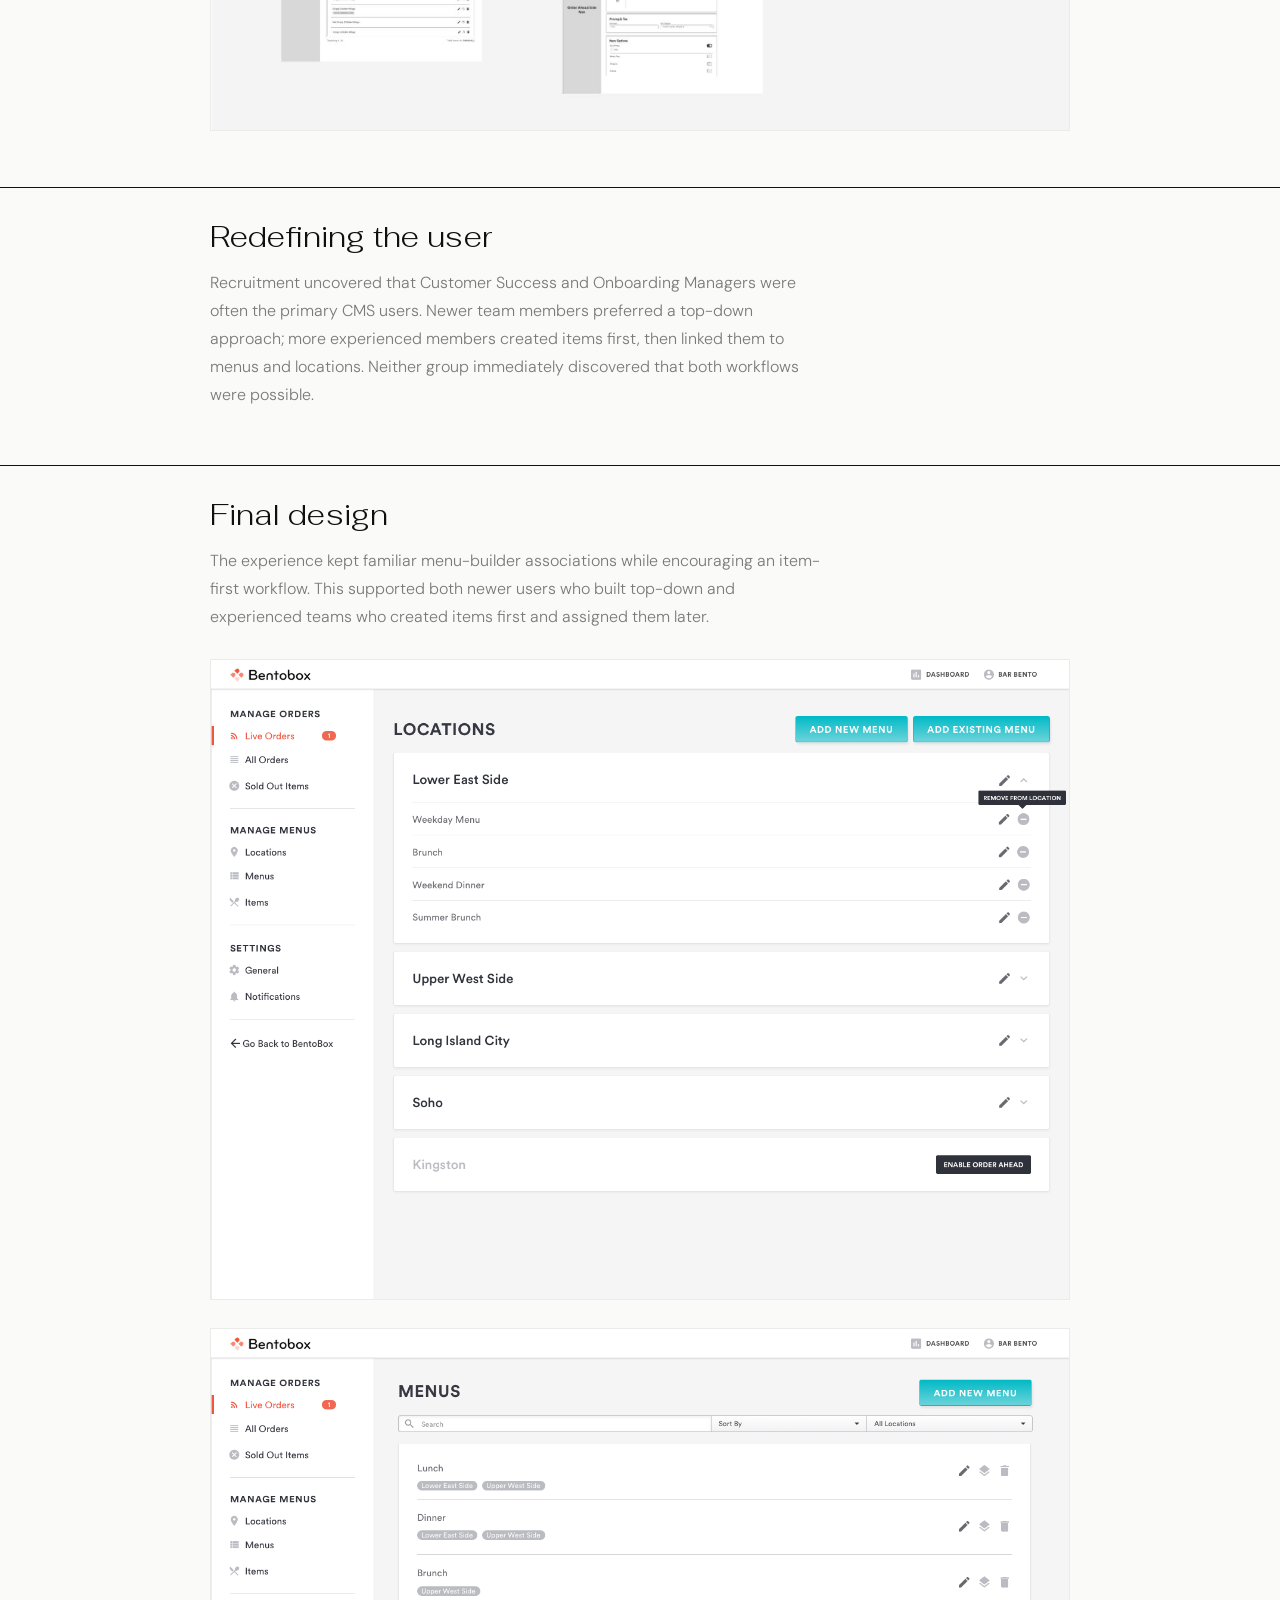
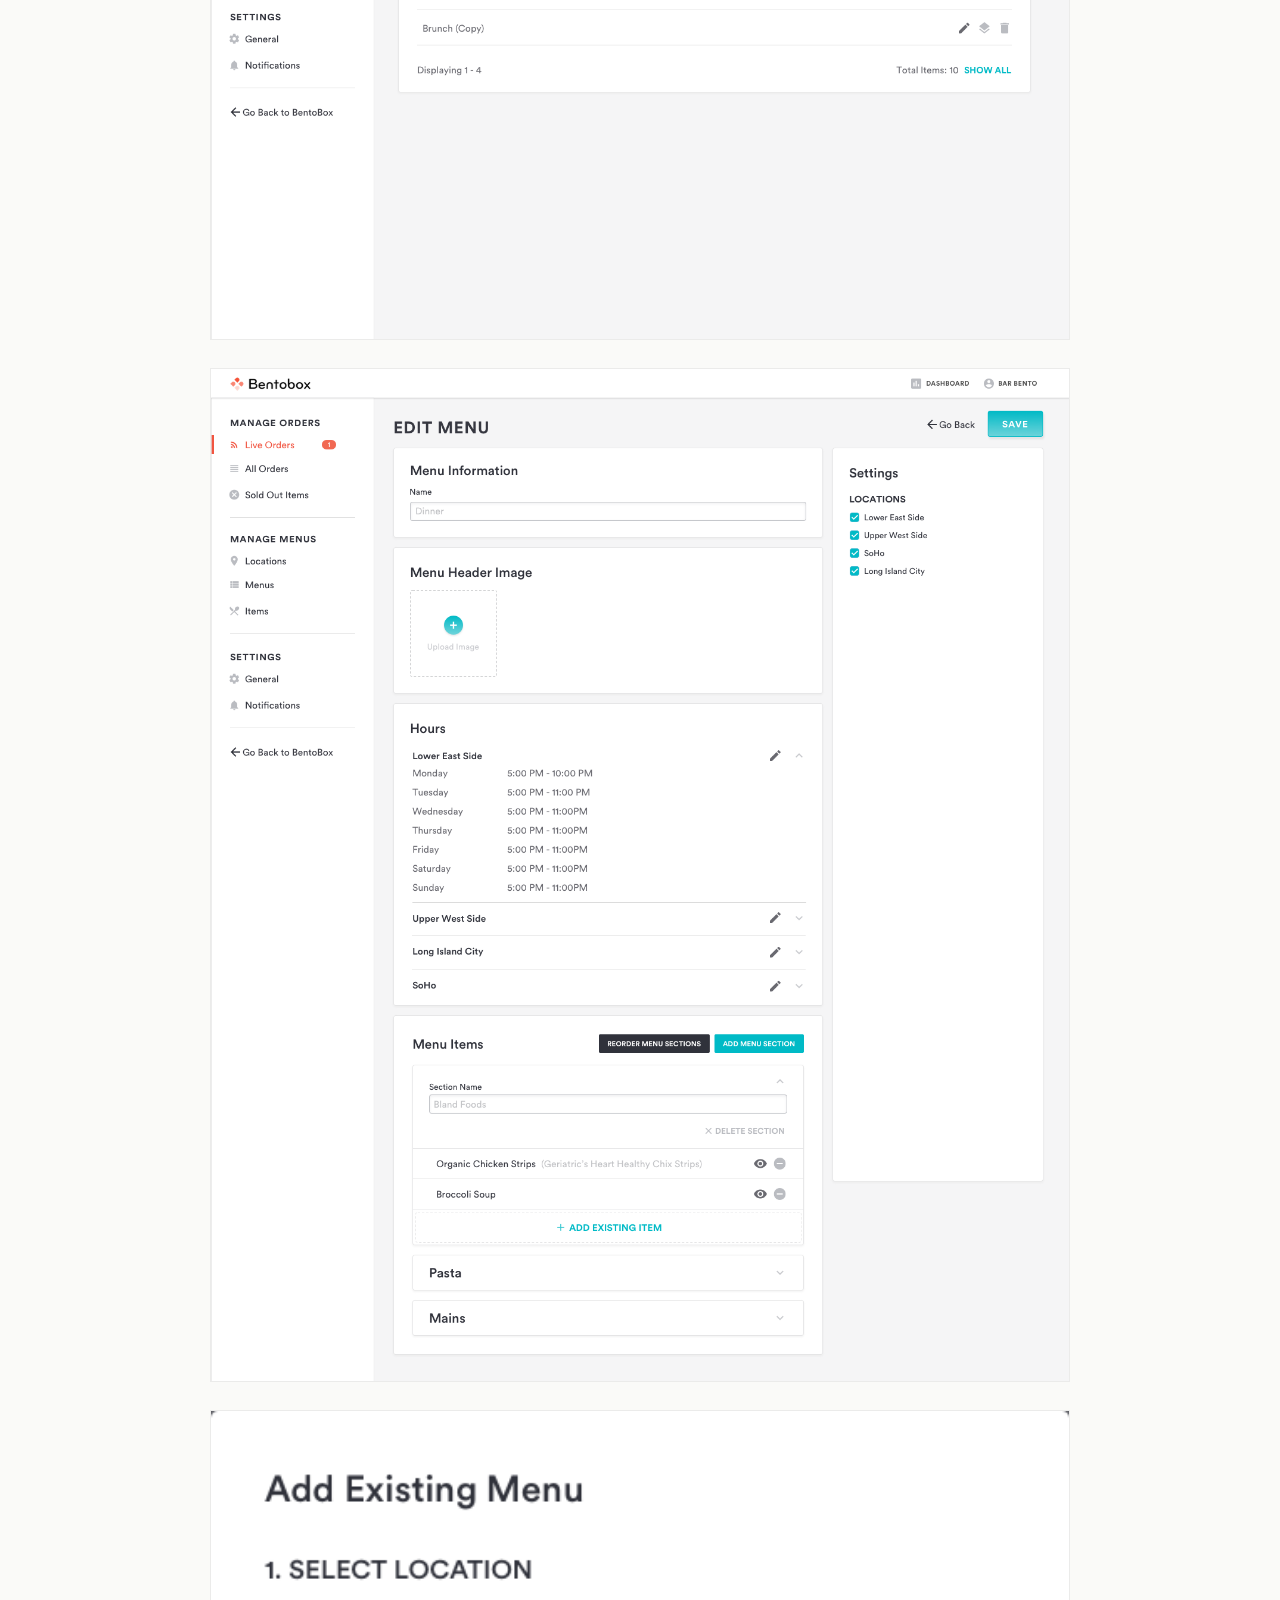
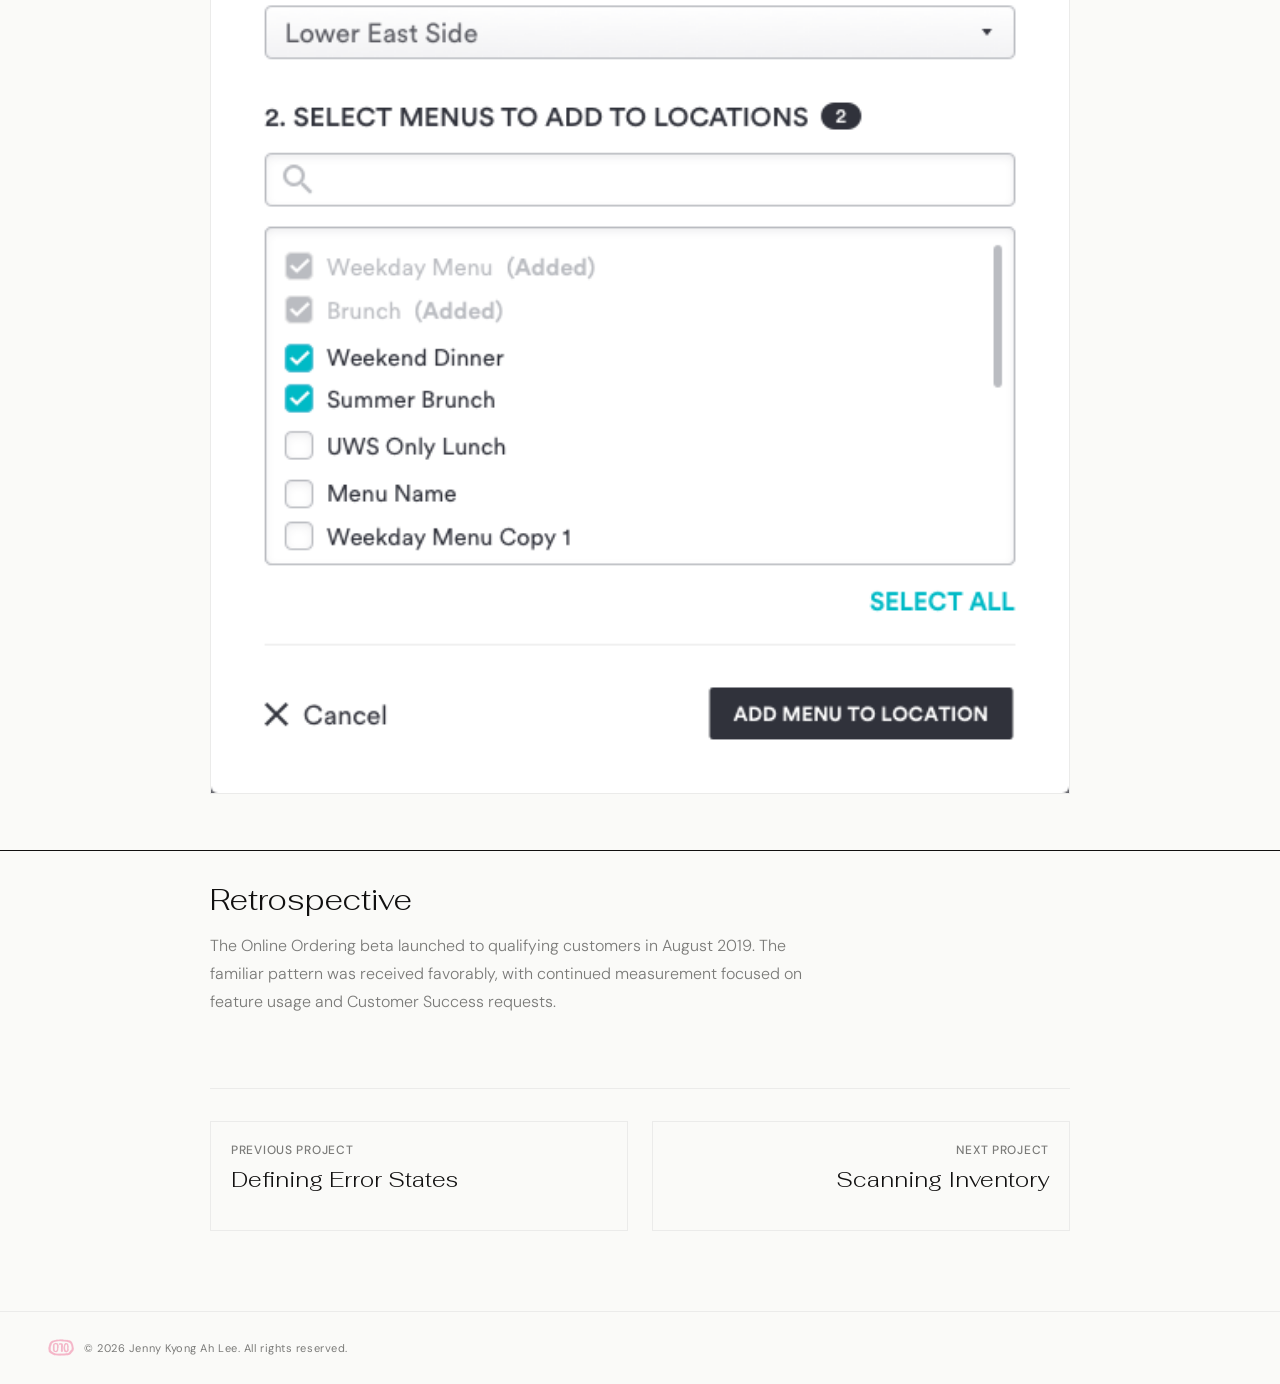
<file: projects/guided-onboarding.html>
<!DOCTYPE html>
<html lang="en">
<head>
  <meta charset="UTF-8" />
  <meta name="viewport" content="width=device-width, initial-scale=1.0" />
  <title>Online Ordering Menus - Jenny Kyong Ah Lee</title>
  <link rel="icon" type="image/png" href="../favicon.png">
  <link rel="preconnect" href="https://fonts.googleapis.com">
  <link rel="preconnect" href="https://fonts.gstatic.com" crossorigin>
  <link href="https://fonts.googleapis.com/css2?family=Fahkwang:ital,wght@0,300;0,400;1,300;1,400&family=DM+Sans:wght@300;400;500&display=swap" rel="stylesheet">
  <link rel="stylesheet" href="../projects/project.css">
</head>
<body>
  <nav class="site-nav">
    <a class="site-logo" href="../index.html">
      <img src="../favicon.png" alt="Jenny Kyong Ah Lee">
      <span class="site-logo-text"><span>Jenny</span><span>Kyong Ah</span><span>Lee</span></span>
    </a>
    <ul>
      <li><a href="https://linkedin.com/in/kyongahlee" target="_blank">linkedin</a></li>
      <li><a href="../Lee_Resume_2026.pdf" target="_blank">résumé</a></li>
    </ul>
  </nav>
  <main class="project-page">
    <a class="back-link" href="../index.html#projects-title"><span class="back-arrow" aria-hidden="true"></span><span>Back to projects</span></a>
    <img class="hero-image" src="../assets/case-studies/online-ordering/6320b0ecfdd46b8cb0c48b48_1.jpg" alt="Online ordering menu management interface">
    <p class="eyebrow">BentoBox / UX, UI, User Research</p>
    <h1>Online Ordering Menus</h1>
    <p class="lead">BentoBox needed an online-ordering feature for its restaurant CMS that could help teams quickly create and associate locations, menus, and menu items.</p>
    <section>
      <h2>Design problem</h2>
      <p>Restaurants needed to manage related locations, menus, and menu items quickly while still understanding how that content would appear on their online-ordering sites.</p>
      <h3>Company goals</h3>
      <p>Hospitality was central to BentoBox: the product needed to feel tailored to restaurants while respecting the specifics of their industry and workflows.</p>
    </section>
    <section>
      <h2>Internal audit</h2>
      <p>An audit surfaced the trade-off between familiar nested hierarchy and flexible flat-level associations. Interviews also revealed that Customer Success teams, not only restaurant operators, were core users of the CMS.</p>
      <h3>Nesting hierarchy</h3>
      <p>In BentoBox’s Restaurant Menu Builder, items were nested under menu sections and sections under menus. This top-down association was familiar and made site output easy to visualize, but it forced people to create content in a fixed order.</p>
      <figure class="case-figure"><img src="../assets/case-studies/online-ordering/6320b135a280879aca85bded_2.png" alt="Nested menu hierarchy"></figure>
      <h3>Flat-level association</h3>
      <p>Other CMS products used tags to group independently created items and categories. This allowed flexible creation, but made it harder to visualize the public-facing structure.</p>
      <figure class="case-figure"><img src="../assets/case-studies/online-ordering/6320b1bea48fa37d3691613e_3.gif" alt="Flat-level menu association"></figure>
    </section>
    <section>
      <h2>User behaviors and competitors</h2>
      <p>Preliminary interviews with restaurants using competitors such as ChowNow, Grubhub, and Seamless showed that operators often contacted Customer Service to manage content, even when they had access to the necessary tools.</p>
      <blockquote>A common theme was that restaurants reached out to Customer Service to manage their content despite having access to do it themselves.</blockquote>
    </section>
    <section>
      <h2>Flow explorations</h2>
      <p>The first concept used a master menu shared by default across locations, with branching for local variations. Though useful for multi-location restaurants, it was too complex for single-location businesses.</p>
      <figure class="case-figure"><img src="../assets/case-studies/online-ordering/6320b1cd356330bfec8f70fd_4.jpeg" alt="Master menu flow exploration"></figure>
      <p>A revised flow combined hierarchy and association: items could be assigned to menus, and menus to locations, while preserving reuse across both.</p>
      <figure class="case-figure"><img src="../assets/case-studies/online-ordering/6320b1e071212c51b243c0d0_5.jpeg" alt="Revised online ordering flow"></figure>
    </section>
    <section>
      <h2>Redefining the user</h2>
      <p>Recruitment uncovered that Customer Success and Onboarding Managers were often the primary CMS users. Newer team members preferred a top-down approach; more experienced members created items first, then linked them to menus and locations. Neither group immediately discovered that both workflows were possible.</p>
    </section>
    <section>
      <h2>Final design</h2>
      <p>The experience kept familiar menu-builder associations while encouraging an item-first workflow. This supported both newer users who built top-down and experienced teams who created items first and assigned them later.</p>
      <figure class="case-figure"><img src="../assets/case-studies/online-ordering/6320b25e1efdf164704add2d_6.png" alt="Final online ordering menu design"></figure>
      <figure class="case-figure"><img src="../assets/case-studies/online-ordering/6320b280a28087b4c985c748_7.png" alt="Online ordering menu configuration"></figure>
      <figure class="case-figure"><img src="../assets/case-studies/online-ordering/6320b29a583fdd35f392f456_8.png" alt="Online ordering menu content management"></figure>
      <figure class="case-figure"><img src="../assets/case-studies/online-ordering/6320b2a4c947a9dc38576154_9.png" alt="Online ordering menu detail"></figure>
    </section>
    <section>
      <h2>Retrospective</h2>
      <p>The Online Ordering beta launched to qualifying customers in August 2019. The familiar pattern was received favorably, with continued measurement focused on feature usage and Customer Success requests.</p>
    </section>
    <nav class="project-pagination" aria-label="Project navigation"></nav>
  </main>
  <footer class="site-footer"><div class="site-footer-content"><img src="../favicon.png" alt=""><span class="site-footer-copy">© 2026 Jenny Kyong Ah Lee. All rights reserved.</span></div></footer>
  <script src="project-navigation.js"></script>
</body>
</html>
</file>
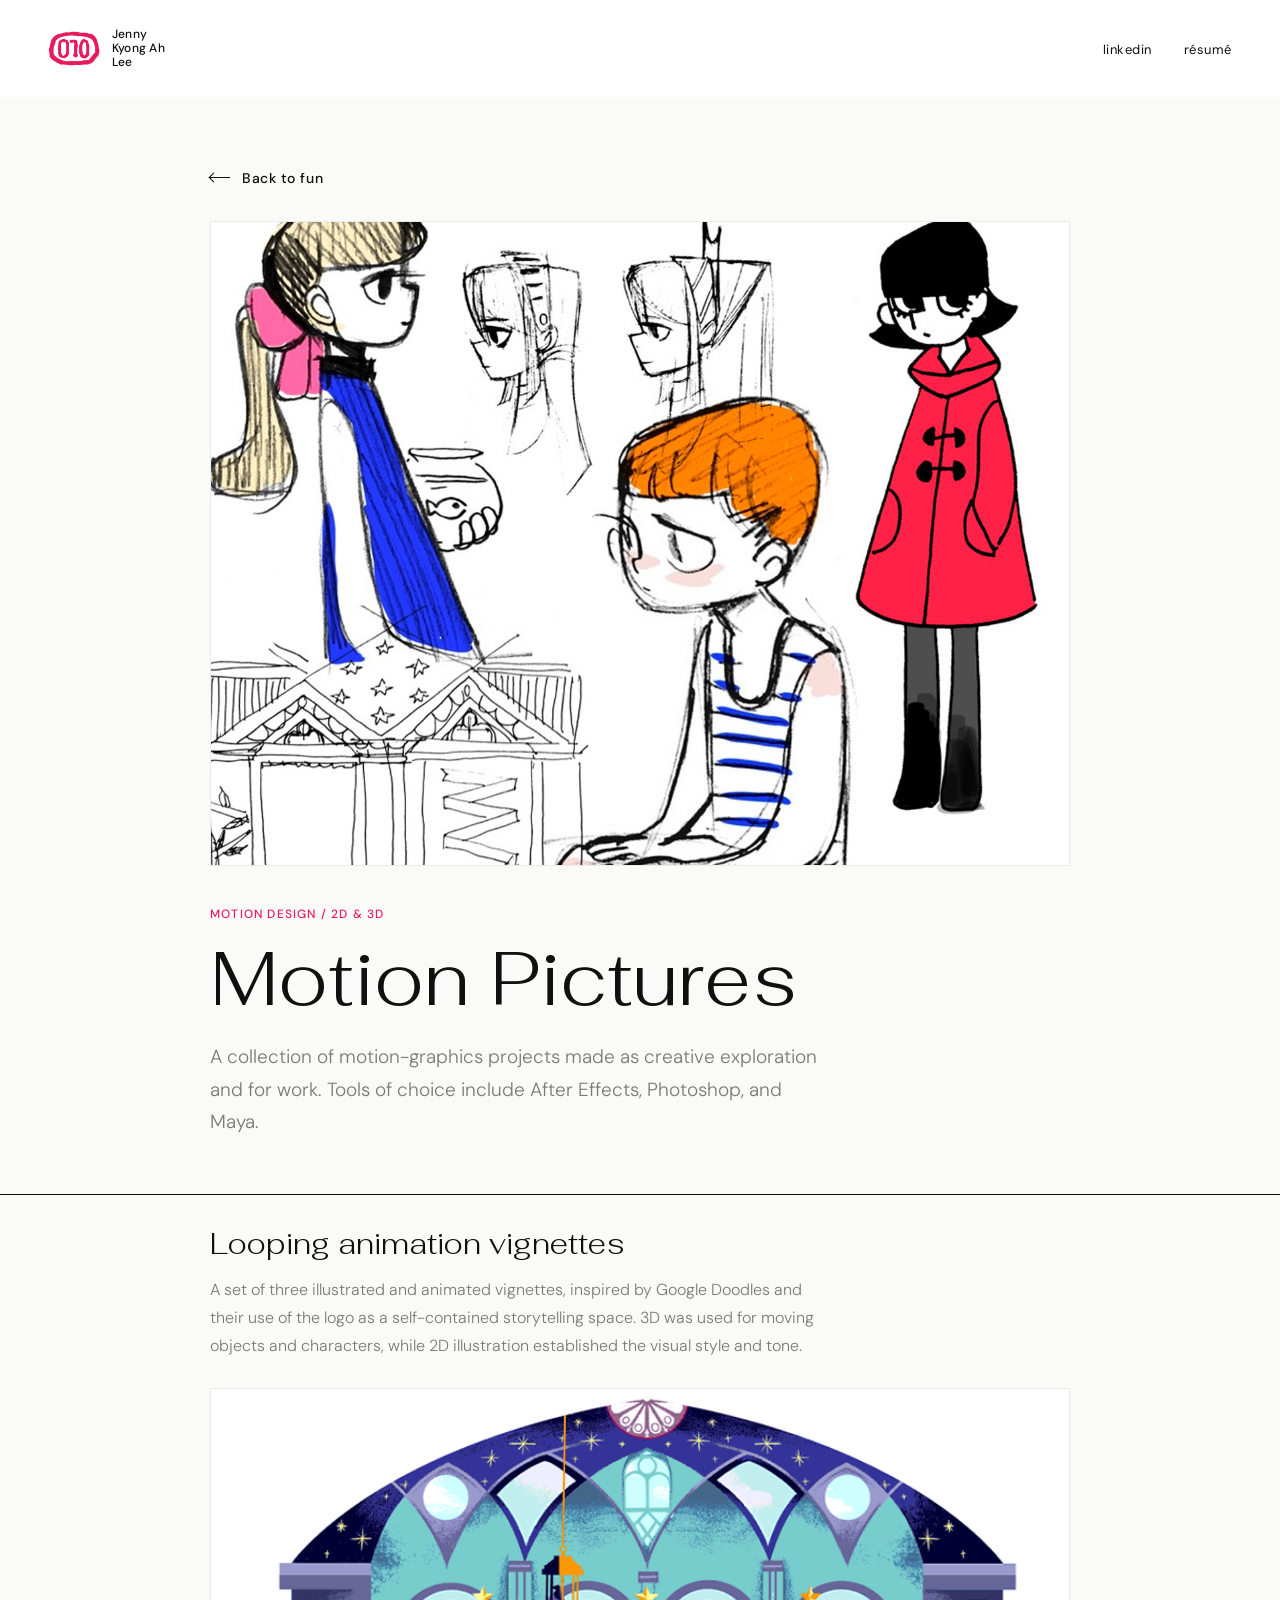
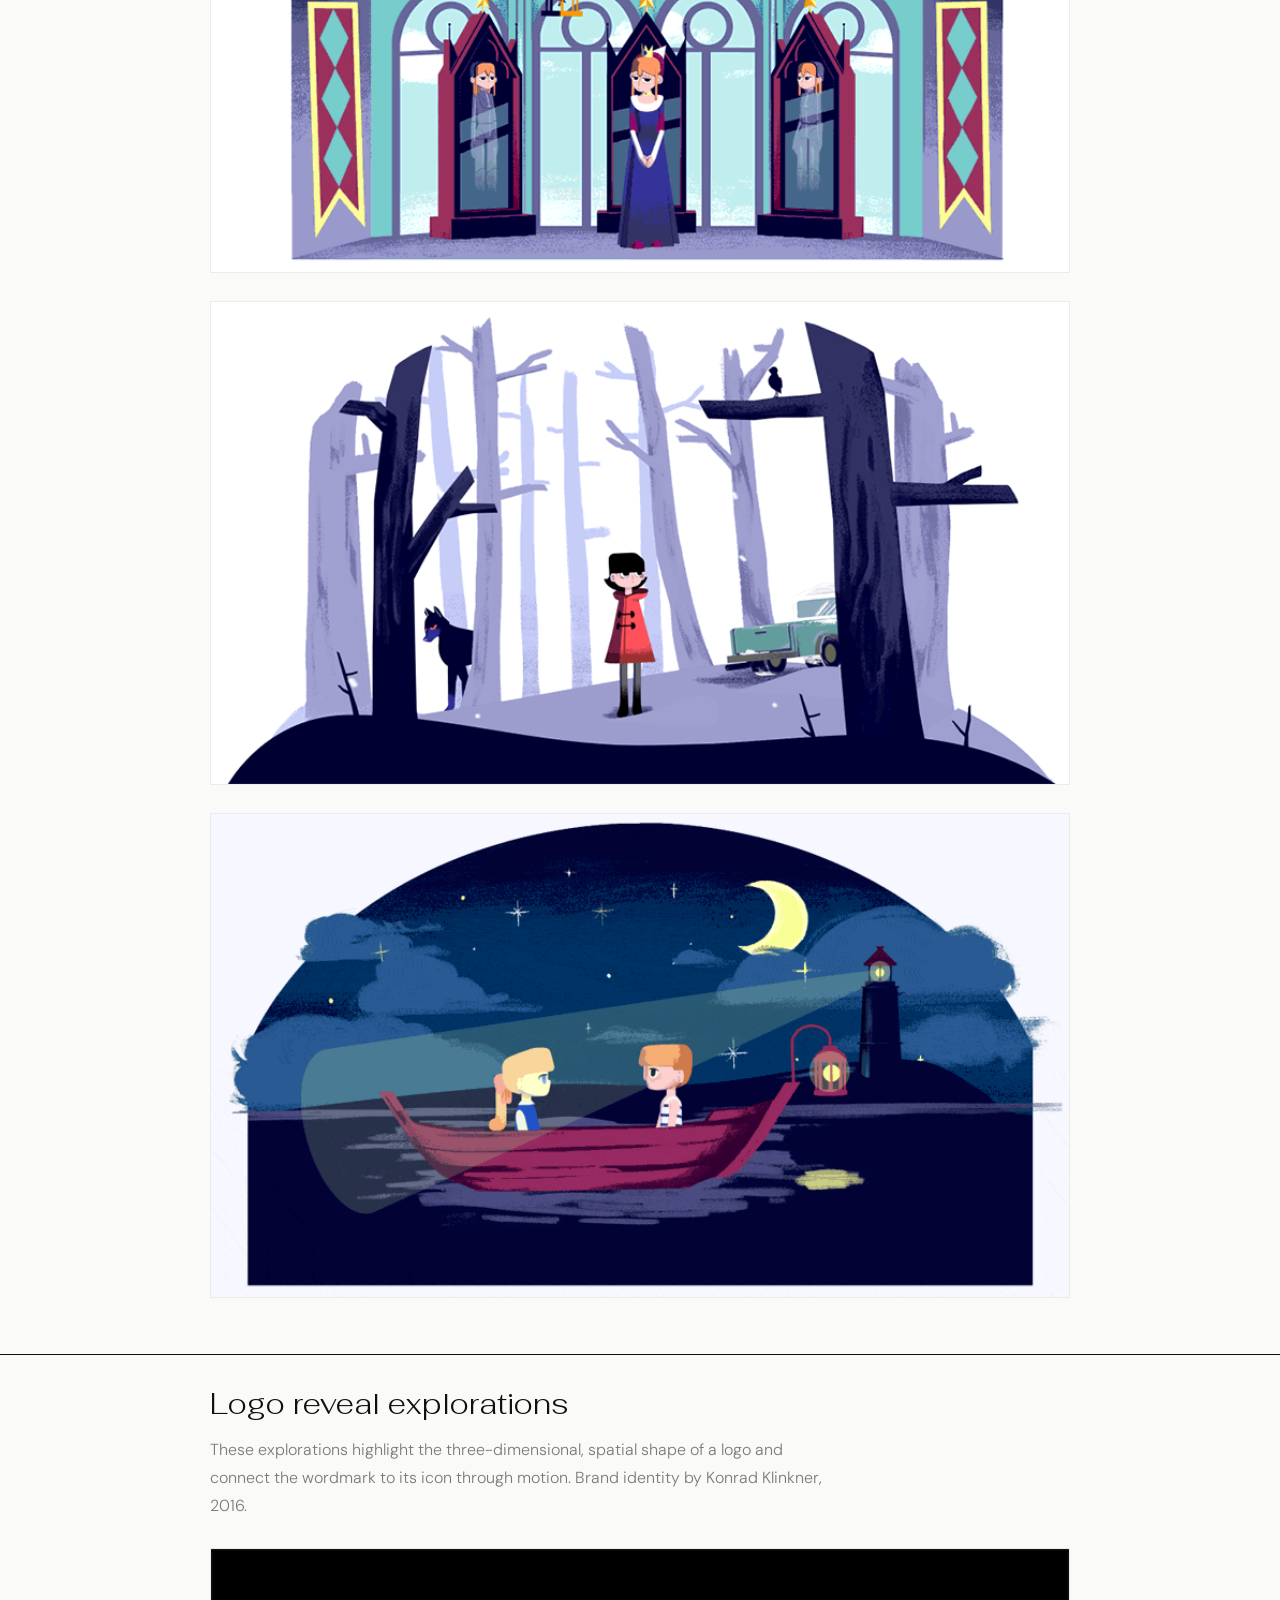
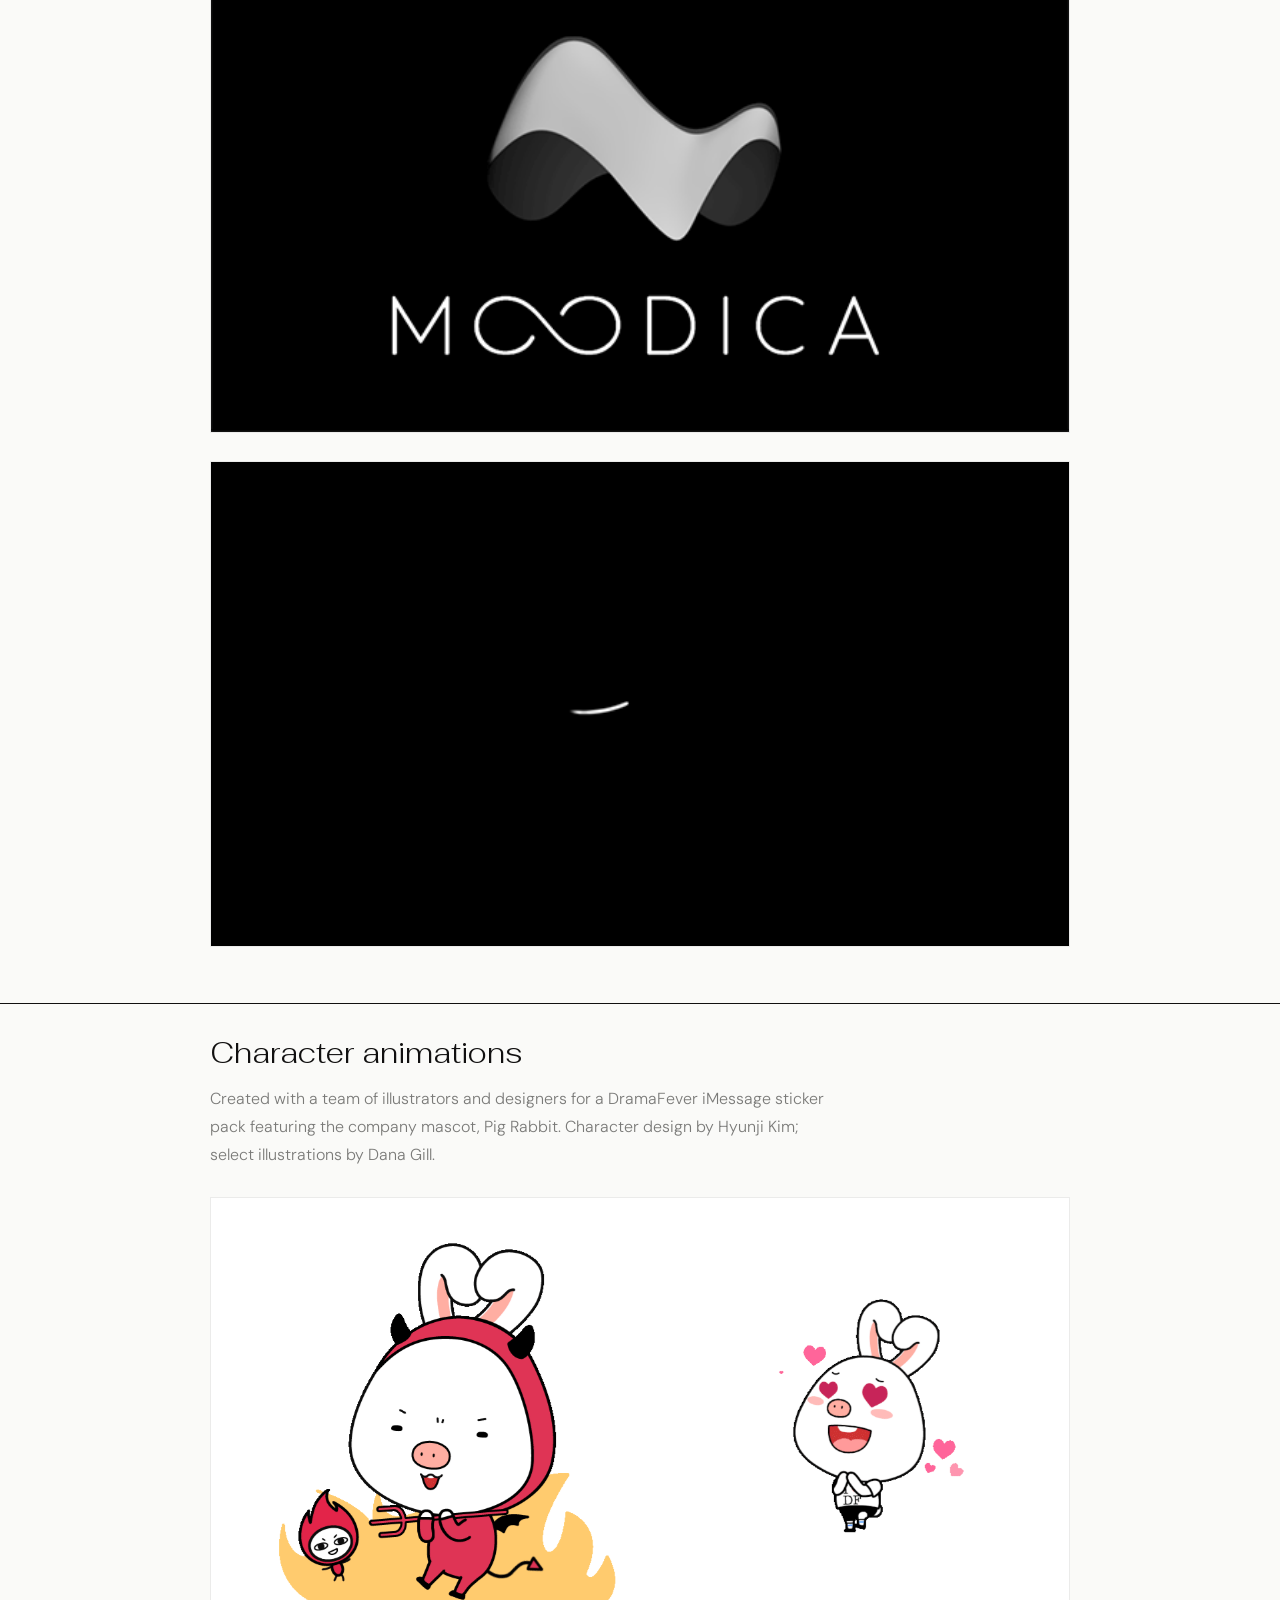
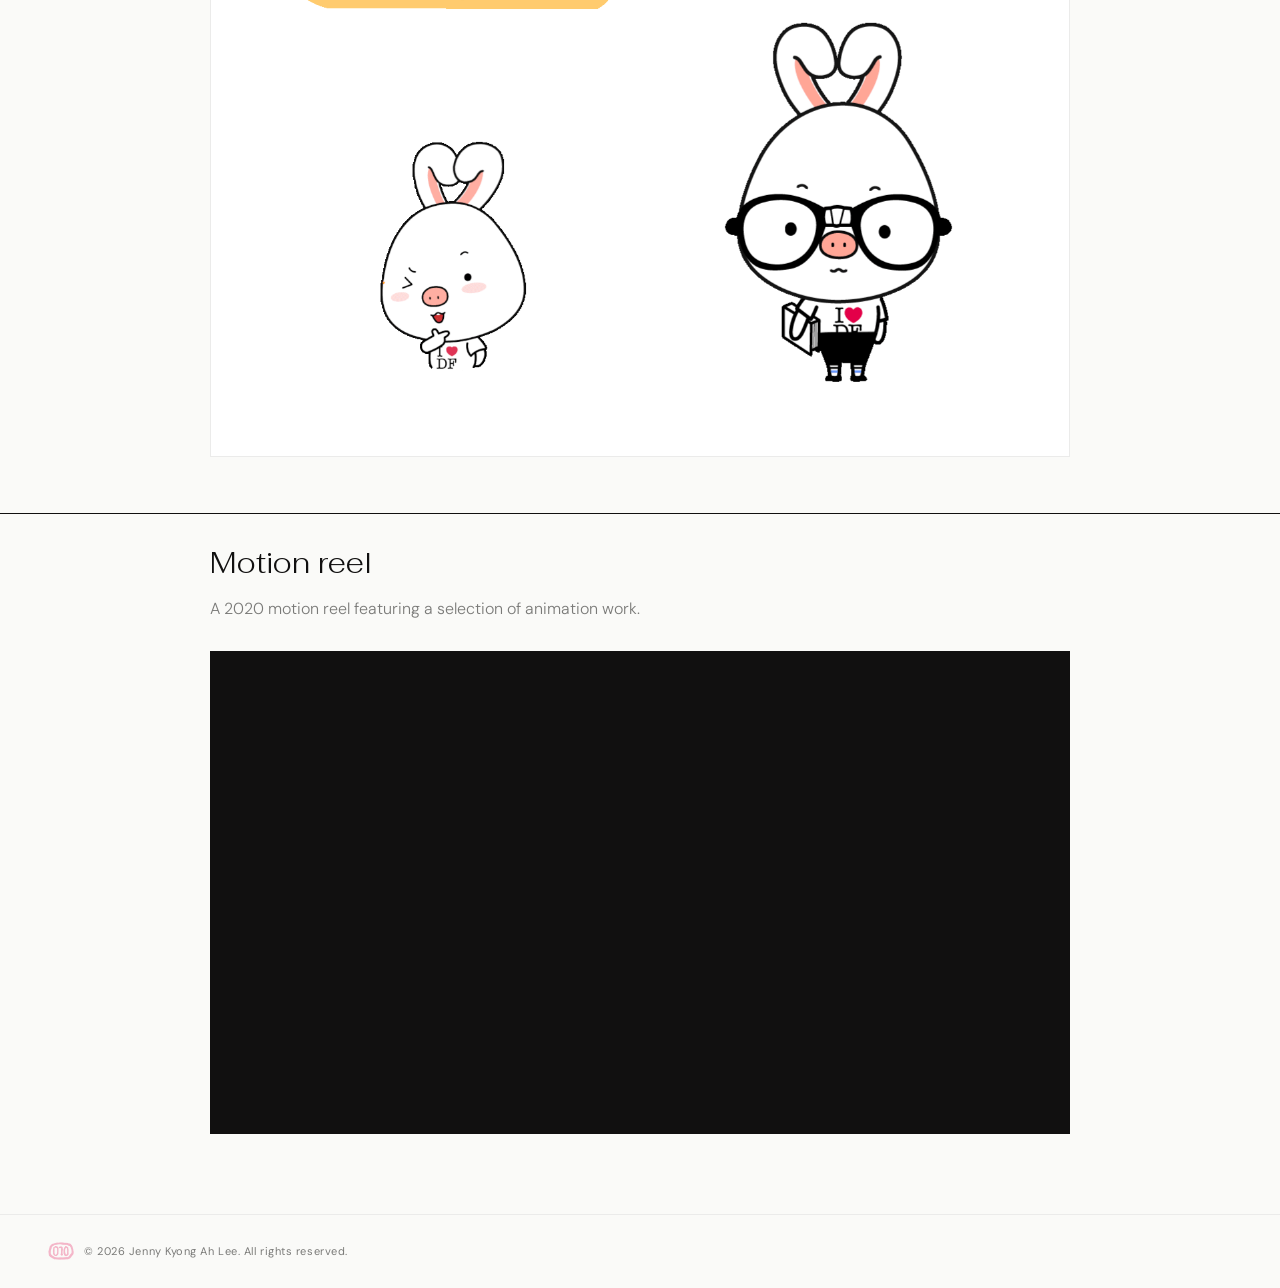
<file: projects/motion-pictures.html>
<!DOCTYPE html>
<html lang="en">
<head>
  <meta charset="UTF-8" />
  <meta name="viewport" content="width=device-width, initial-scale=1.0" />
  <title>Motion Pictures - Jenny Kyong Ah Lee</title>
  <link rel="icon" type="image/png" href="../favicon.png">
  <link rel="preconnect" href="https://fonts.googleapis.com">
  <link rel="preconnect" href="https://fonts.gstatic.com" crossorigin>
  <link href="https://fonts.googleapis.com/css2?family=Fahkwang:ital,wght@0,300;0,400;1,300;1,400&family=DM+Sans:wght@300;400;500&display=swap" rel="stylesheet">
  <link rel="stylesheet" href="project.css">
</head>
<body>
  <nav class="site-nav">
    <a class="site-logo" href="../index.html">
      <img src="../favicon.png" alt="Jenny Kyong Ah Lee">
      <span class="site-logo-text"><span>Jenny</span><span>Kyong Ah</span><span>Lee</span></span>
    </a>
    <ul>
      <li><a href="https://linkedin.com/in/kyongahlee" target="_blank">linkedin</a></li>
      <li><a href="../Lee_Resume_2026.pdf" target="_blank">résumé</a></li>
    </ul>
  </nav>

  <main class="project-page">
    <a class="back-link" href="../index.html#fun-title"><span class="back-arrow" aria-hidden="true"></span><span>Back to fun</span></a>
    <img class="hero-image" src="../assets/fun/motion-pictures/illustration.jpg" alt="Illustration from Motion Pictures">
    <p class="eyebrow">Motion Design / 2D &amp; 3D</p>
    <h1>Motion Pictures</h1>
    <p class="lead">A collection of motion-graphics projects made as creative exploration and for work. Tools of choice include After Effects, Photoshop, and Maya.</p>

    <section>
      <h2>Looping animation vignettes</h2>
      <p>A set of three illustrated and animated vignettes, inspired by Google Doodles and their use of the logo as a self-contained storytelling space. 3D was used for moving objects and characters, while 2D illustration established the visual style and tone.</p>
      <figure class="case-figure"><img src="../assets/fun/motion-pictures/loop-1.gif" alt="First looping animation vignette"></figure>
      <figure class="case-figure"><img src="../assets/fun/motion-pictures/loop-2.gif" alt="Second looping animation vignette"></figure>
      <figure class="case-figure"><img src="../assets/fun/motion-pictures/loop-3.gif" alt="Third looping animation vignette"></figure>
    </section>

    <section>
      <h2>Logo reveal explorations</h2>
      <p>These explorations highlight the three-dimensional, spatial shape of a logo and connect the wordmark to its icon through motion. Brand identity by Konrad Klinkner, 2016.</p>
      <figure class="case-figure"><img src="../assets/fun/motion-pictures/logo-reveal-1.gif" alt="First logo reveal exploration"></figure>
      <figure class="case-figure"><img src="../assets/fun/motion-pictures/logo-reveal-2.gif" alt="Second logo reveal exploration"></figure>
    </section>

    <section>
      <h2>Character animations</h2>
      <p>Created with a team of illustrators and designers for a DramaFever iMessage sticker pack featuring the company mascot, Pig Rabbit. Character design by Hyunji Kim; select illustrations by Dana Gill.</p>
      <figure class="case-figure"><img src="../assets/fun/motion-pictures/pig-rabbits.gif" alt="Animated Pig Rabbit sticker characters"></figure>
    </section>

    <section>
      <h2>Motion reel</h2>
      <p>A 2020 motion reel featuring a selection of animation work.</p>
      <div class="case-video"><iframe src="https://player.vimeo.com/video/388910123" title="Motion Reel 2020" allow="autoplay; fullscreen; picture-in-picture" allowfullscreen></iframe></div>
    </section>
  </main>

  <footer class="site-footer"><div class="site-footer-content"><img src="../favicon.png" alt=""><span class="site-footer-copy">© 2026 Jenny Kyong Ah Lee. All rights reserved.</span></div></footer>
</body>
</html>
</file>
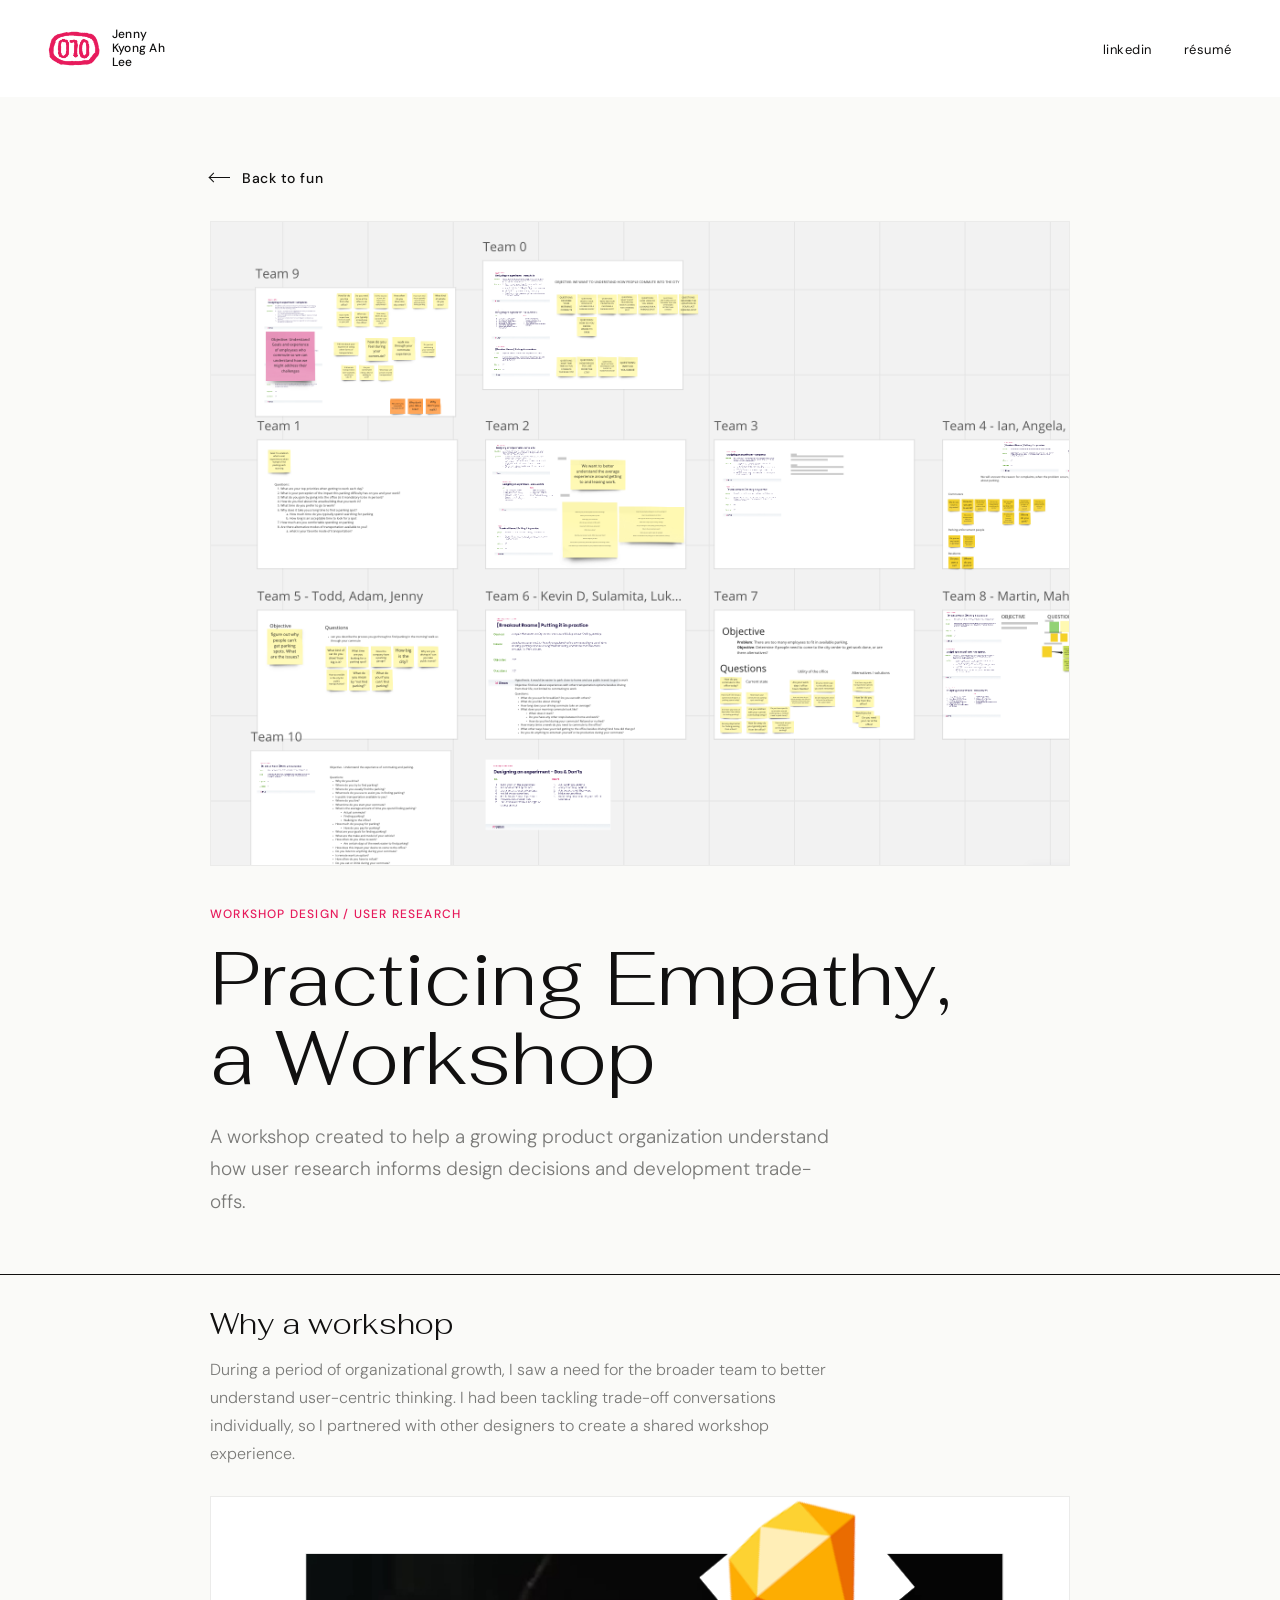
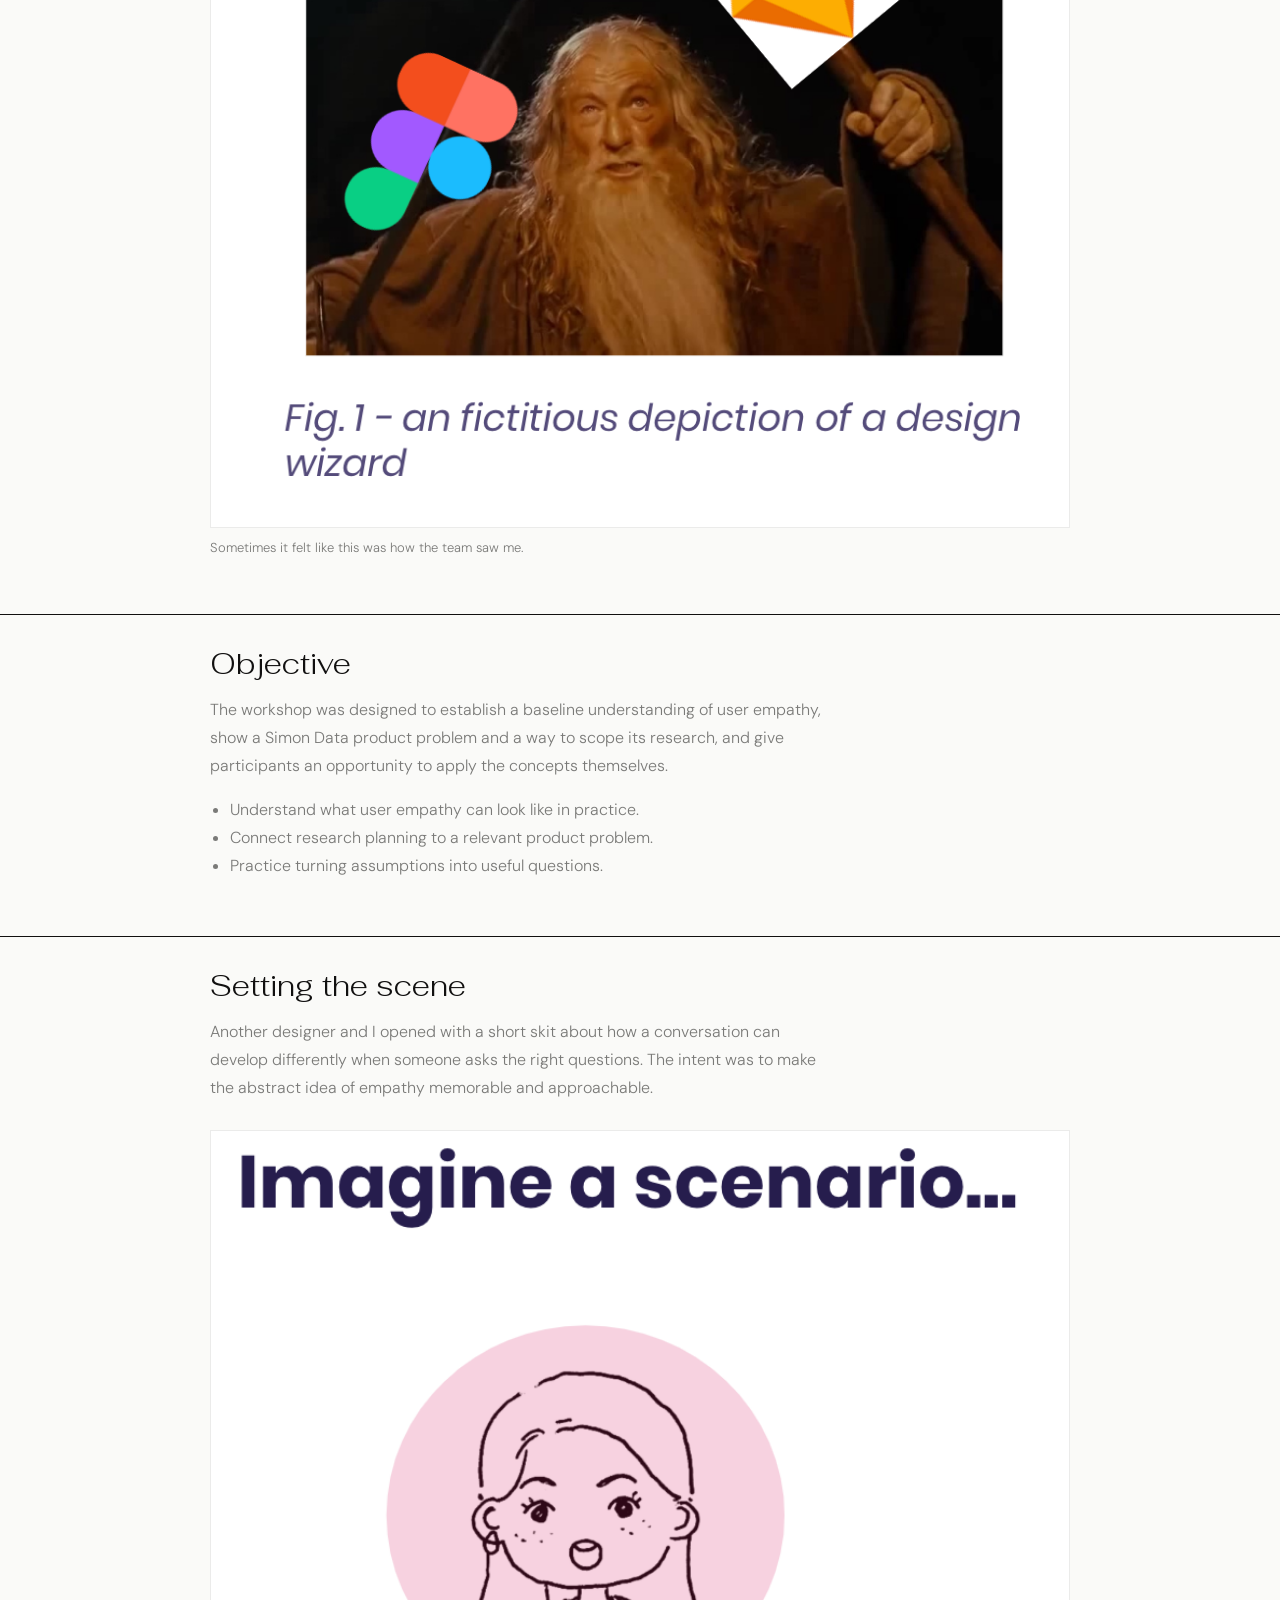
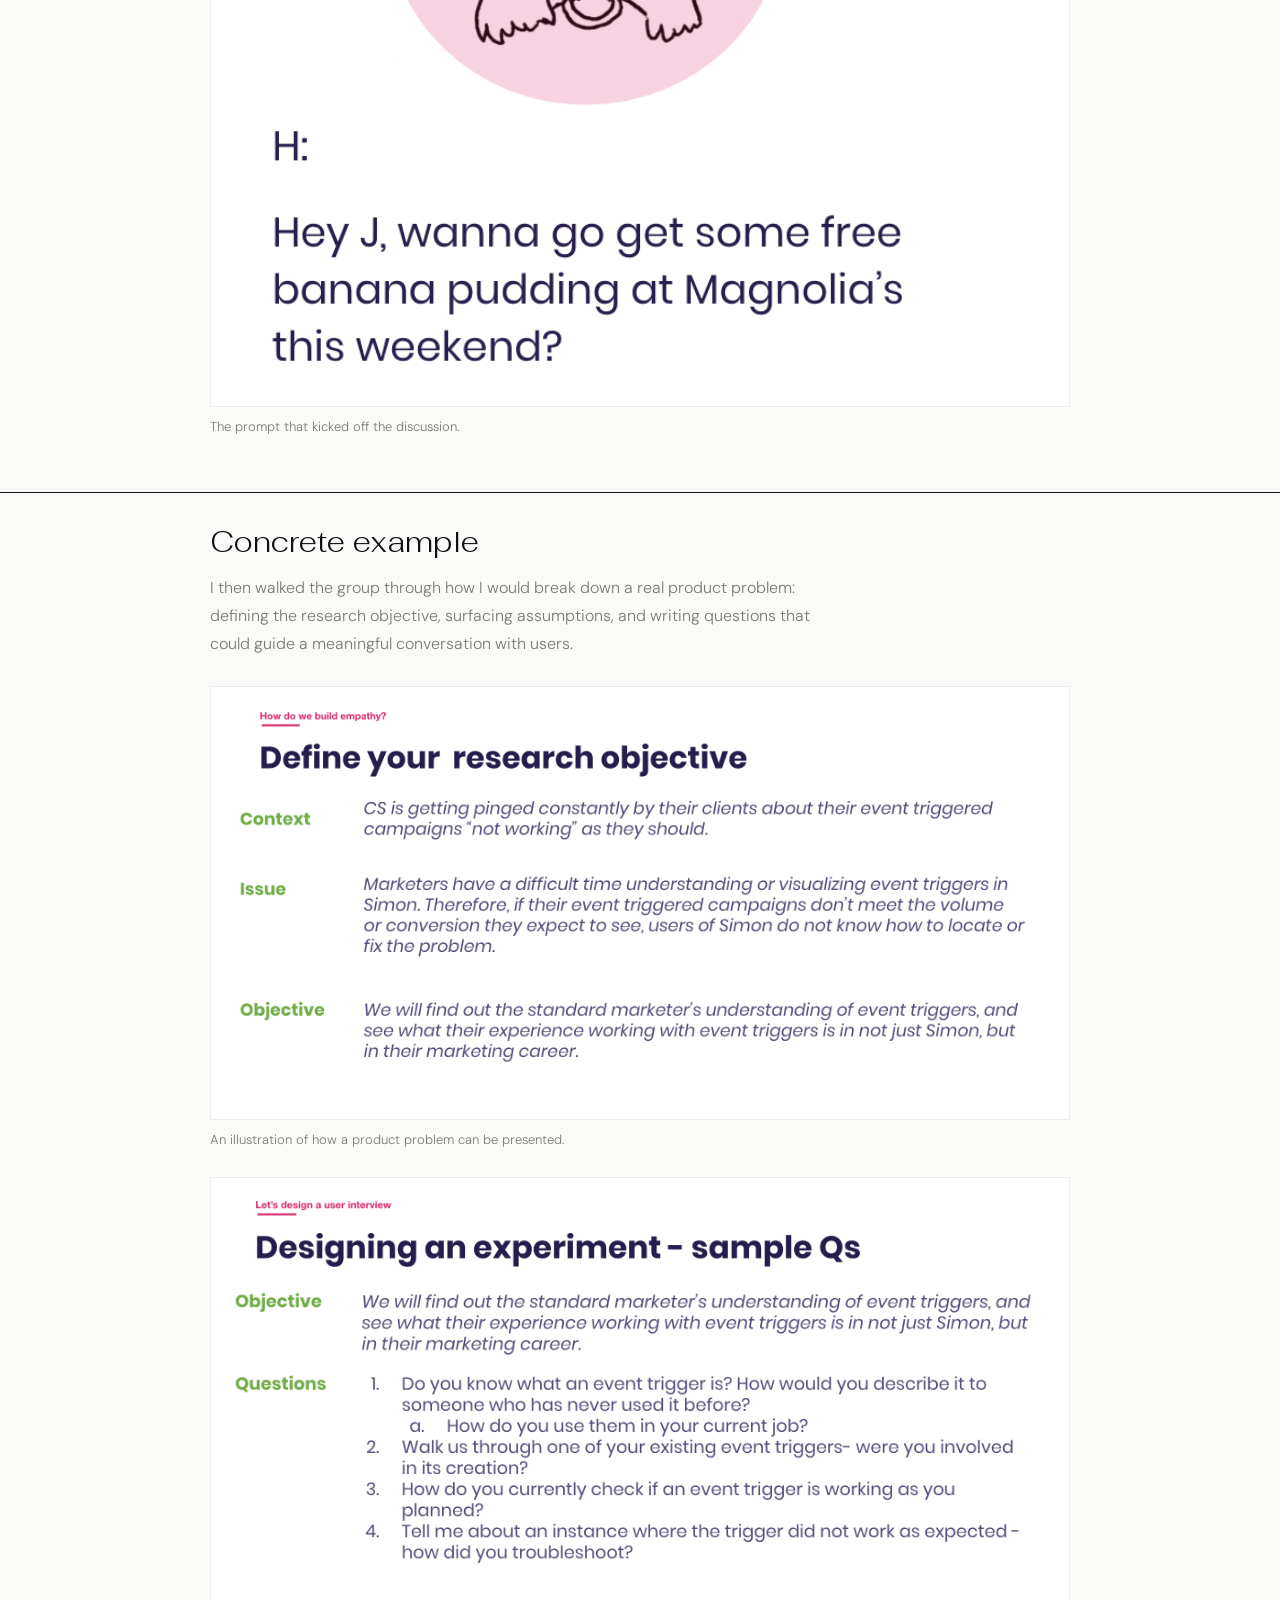
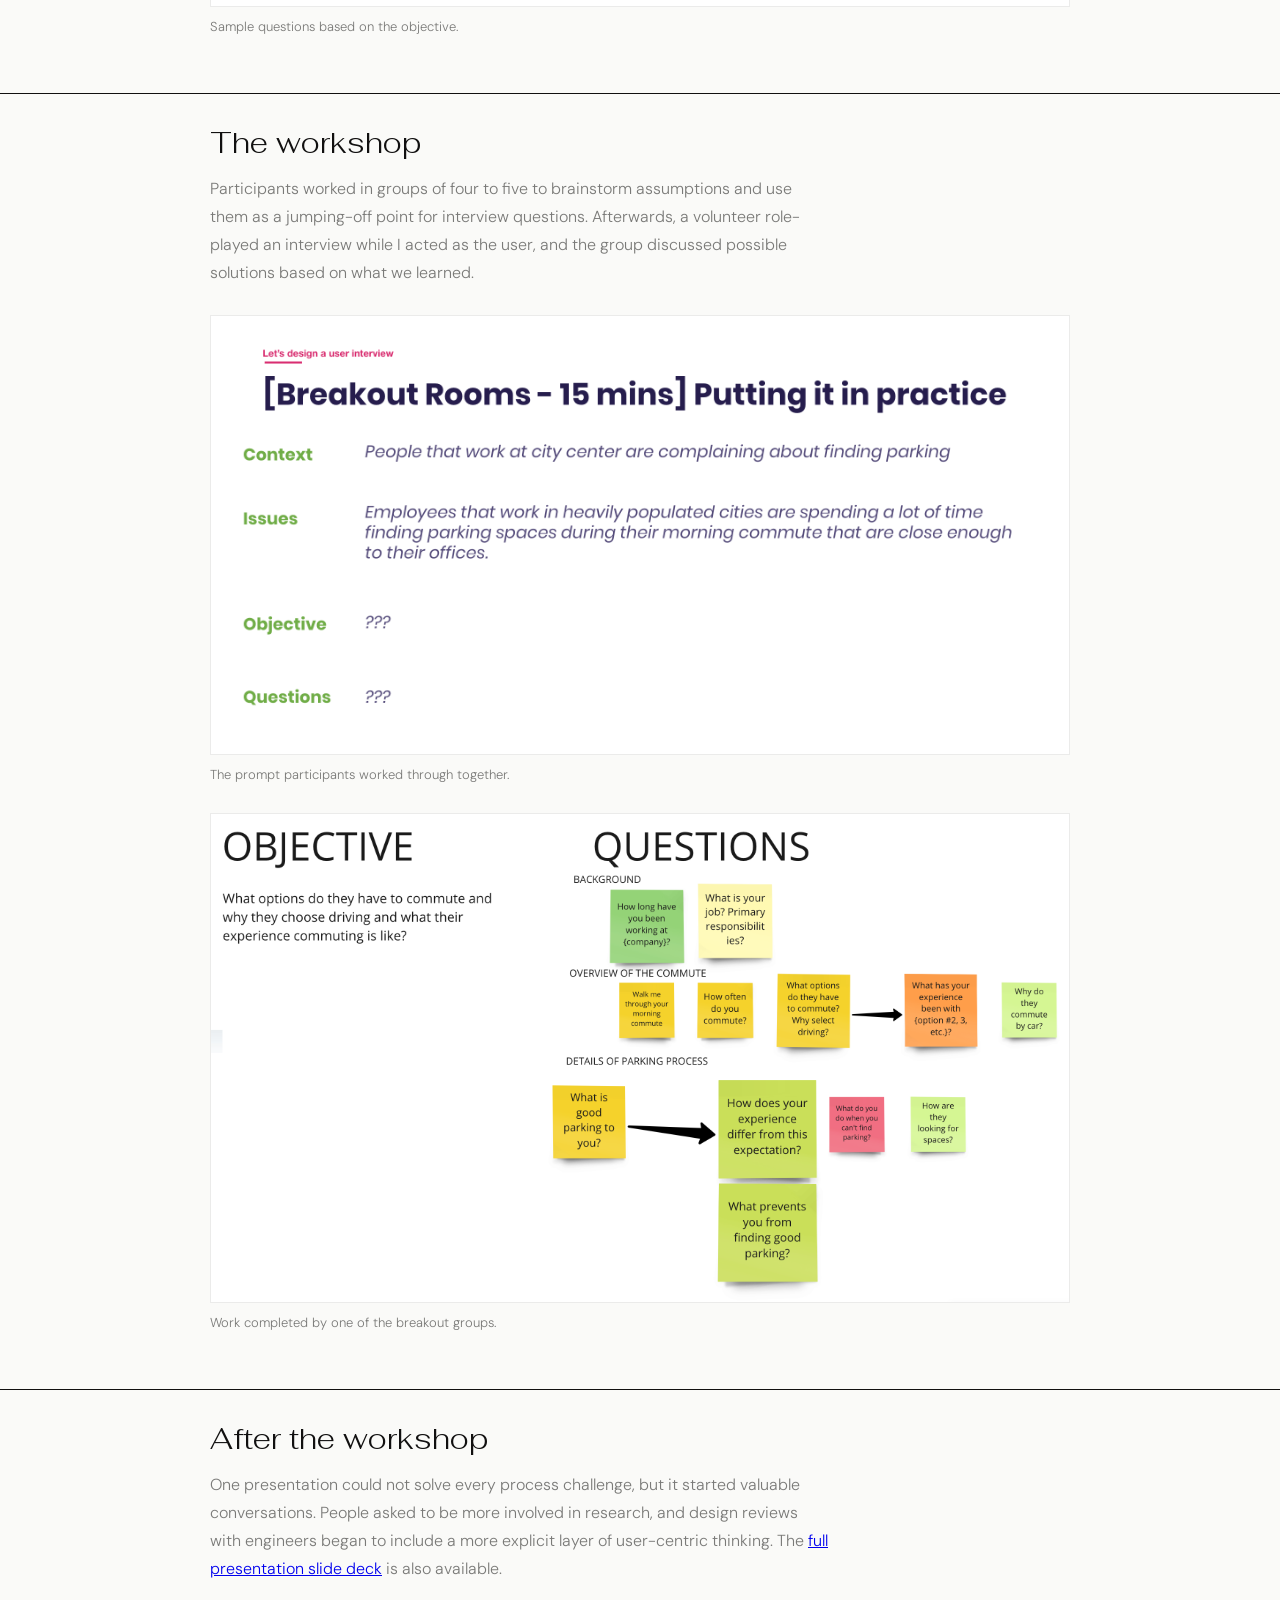
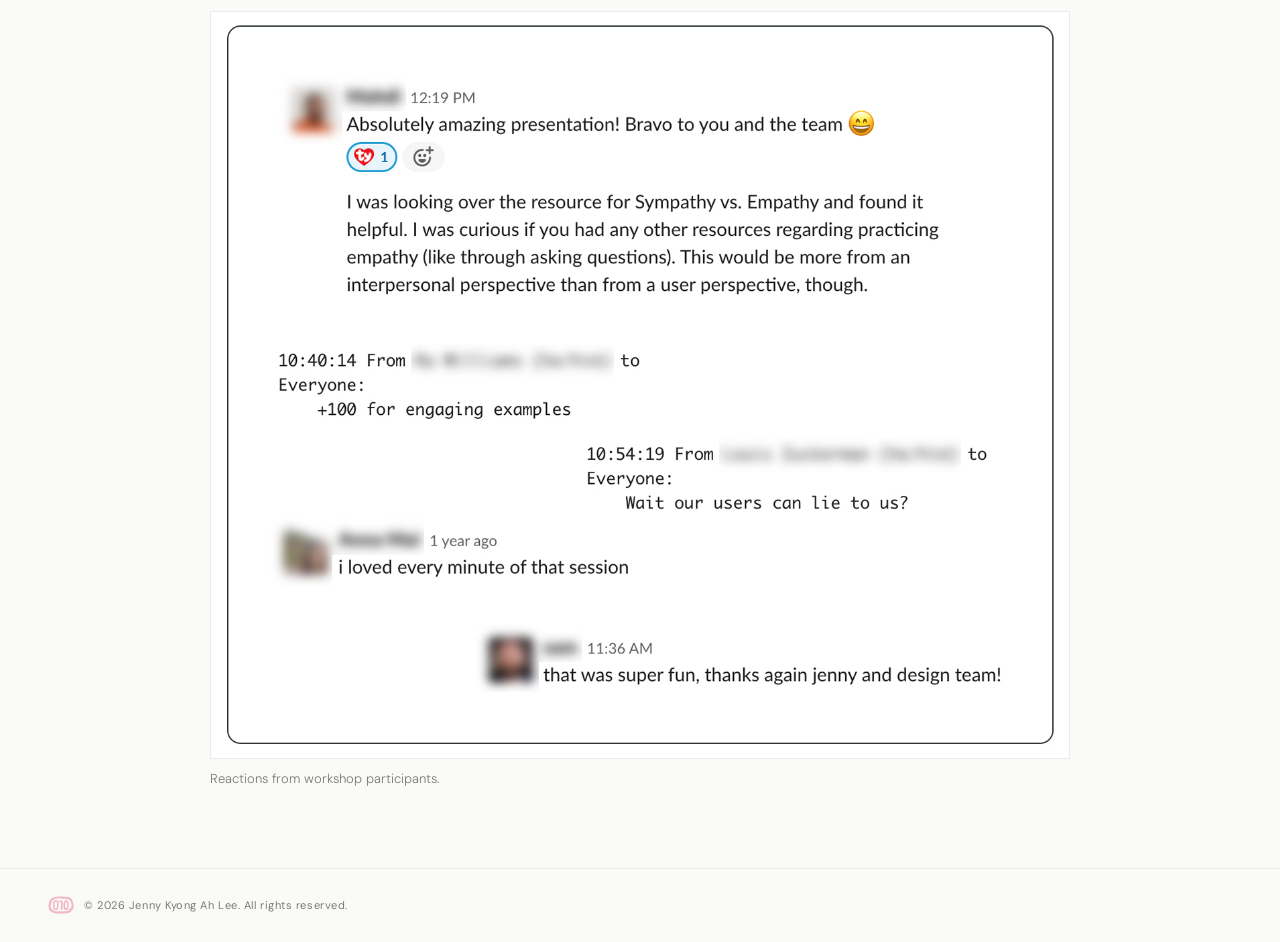
<file: projects/practicing-empathy-workshop.html>
<!DOCTYPE html>
<html lang="en">
<head>
  <meta charset="UTF-8" />
  <meta name="viewport" content="width=device-width, initial-scale=1.0" />
  <title>Practicing Empathy, a Workshop - Jenny Kyong Ah Lee</title>
  <link rel="icon" type="image/png" href="../favicon.png">
  <link rel="preconnect" href="https://fonts.googleapis.com">
  <link rel="preconnect" href="https://fonts.gstatic.com" crossorigin>
  <link href="https://fonts.googleapis.com/css2?family=Fahkwang:ital,wght@0,300;0,400;1,300;1,400&family=DM+Sans:wght@300;400;500&display=swap" rel="stylesheet">
  <link rel="stylesheet" href="project.css">
</head>
<body>
  <nav class="site-nav">
    <a class="site-logo" href="../index.html">
      <img src="../favicon.png" alt="Jenny Kyong Ah Lee">
      <span class="site-logo-text"><span>Jenny</span><span>Kyong Ah</span><span>Lee</span></span>
    </a>
    <ul>
      <li><a href="https://linkedin.com/in/kyongahlee" target="_blank">linkedin</a></li>
      <li><a href="../Lee_Resume_2026.pdf" target="_blank">résumé</a></li>
    </ul>
  </nav>

  <main class="project-page">
    <a class="back-link" href="../index.html#fun-title"><span class="back-arrow" aria-hidden="true"></span><span>Back to fun</span></a>
    <img class="hero-image" src="../assets/fun/empathy-workshop/hero.png" alt="Practicing Empathy workshop slide">
    <p class="eyebrow">Workshop Design / User Research</p>
    <h1>Practicing Empathy, a Workshop</h1>
    <p class="lead">A workshop created to help a growing product organization understand how user research informs design decisions and development trade-offs.</p>

    <section>
      <h2>Why a workshop</h2>
      <p>During a period of organizational growth, I saw a need for the broader team to better understand user-centric thinking. I had been tackling trade-off conversations individually, so I partnered with other designers to create a shared workshop experience.</p>
      <figure class="case-figure"><img src="../assets/fun/empathy-workshop/team.png" alt="Illustration used in the empathy workshop"><figcaption>Sometimes it felt like this was how the team saw me.</figcaption></figure>
    </section>

    <section>
      <h2>Objective</h2>
      <p>The workshop was designed to establish a baseline understanding of user empathy, show a Simon Data product problem and a way to scope its research, and give participants an opportunity to apply the concepts themselves.</p>
      <ul>
        <li>Understand what user empathy can look like in practice.</li>
        <li>Connect research planning to a relevant product problem.</li>
        <li>Practice turning assumptions into useful questions.</li>
      </ul>
    </section>

    <section>
      <h2>Setting the scene</h2>
      <p>Another designer and I opened with a short skit about how a conversation can develop differently when someone asks the right questions. The intent was to make the abstract idea of empathy memorable and approachable.</p>
      <figure class="case-figure"><img src="../assets/fun/empathy-workshop/setting-scene.png" alt="Prompt used to open the workshop skit"><figcaption>The prompt that kicked off the discussion.</figcaption></figure>
    </section>

    <section>
      <h2>Concrete example</h2>
      <p>I then walked the group through how I would break down a real product problem: defining the research objective, surfacing assumptions, and writing questions that could guide a meaningful conversation with users.</p>
      <figure class="case-figure"><img src="../assets/fun/empathy-workshop/concrete-example.png" alt="Example product problem used in the workshop"><figcaption>An illustration of how a product problem can be presented.</figcaption></figure>
      <figure class="case-figure"><img src="../assets/fun/empathy-workshop/sample-questions.png" alt="Sample workshop questions"><figcaption>Sample questions based on the objective.</figcaption></figure>
    </section>

    <section>
      <h2>The workshop</h2>
      <p>Participants worked in groups of four to five to brainstorm assumptions and use them as a jumping-off point for interview questions. Afterwards, a volunteer role-played an interview while I acted as the user, and the group discussed possible solutions based on what we learned.</p>
      <figure class="case-figure"><img src="../assets/fun/empathy-workshop/workshop-prompt.png" alt="Workshop prompt for participants"><figcaption>The prompt participants worked through together.</figcaption></figure>
      <figure class="case-figure"><img src="../assets/fun/empathy-workshop/team-work.png" alt="Participant work from the workshop"><figcaption>Work completed by one of the breakout groups.</figcaption></figure>
    </section>

    <section>
      <h2>After the workshop</h2>
      <p>One presentation could not solve every process challenge, but it started valuable conversations. People asked to be more involved in research, and design reviews with engineers began to include a more explicit layer of user-centric thinking. The <a href="https://docs.google.com/presentation/d/1yq1zxt7sF9MAkj34LIM57zAaCVSbCeo10qhPUISR-BM/edit?usp=sharing" target="_blank">full presentation slide deck</a> is also available.</p>
      <figure class="case-figure"><img src="../assets/fun/empathy-workshop/testimonials.jpg" alt="Feedback from workshop participants"><figcaption>Reactions from workshop participants.</figcaption></figure>
    </section>
  </main>

  <footer class="site-footer"><div class="site-footer-content"><img src="../favicon.png" alt=""><span class="site-footer-copy">© 2026 Jenny Kyong Ah Lee. All rights reserved.</span></div></footer>
</body>
</html>
</file>
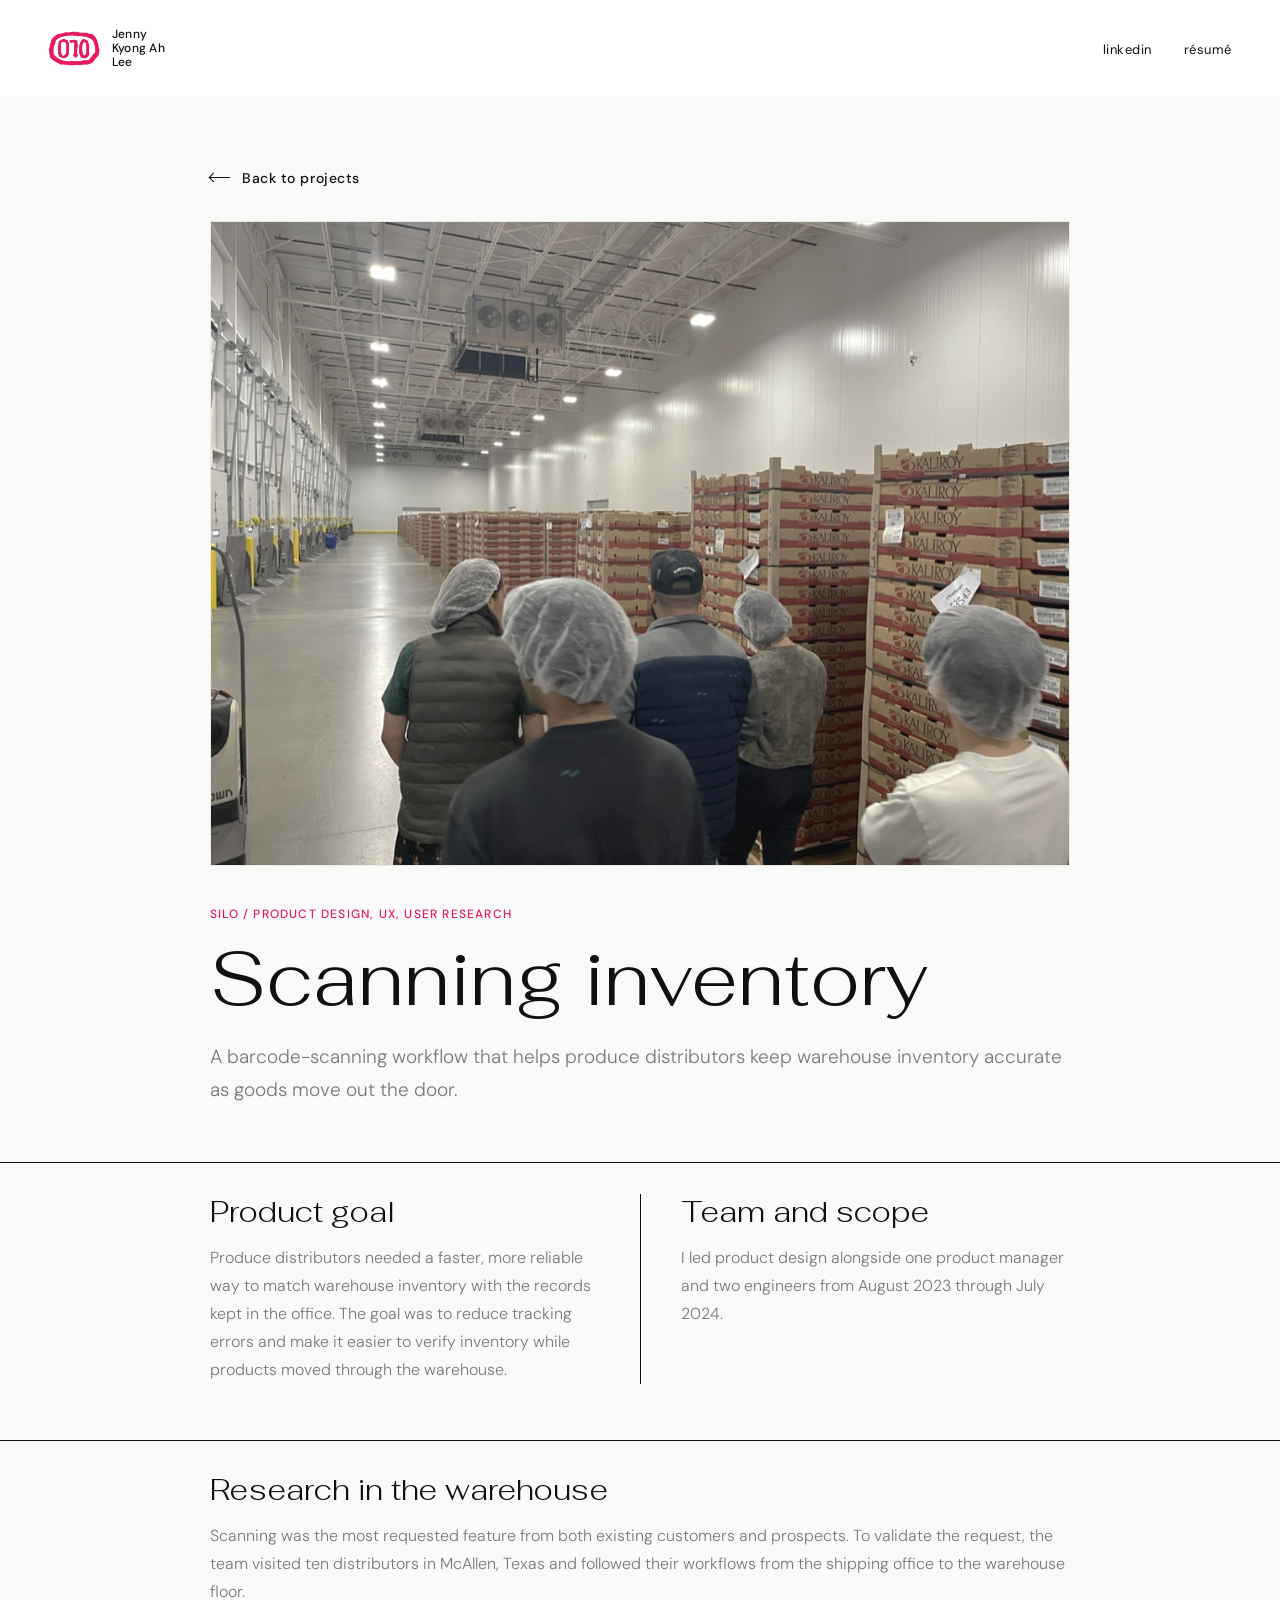
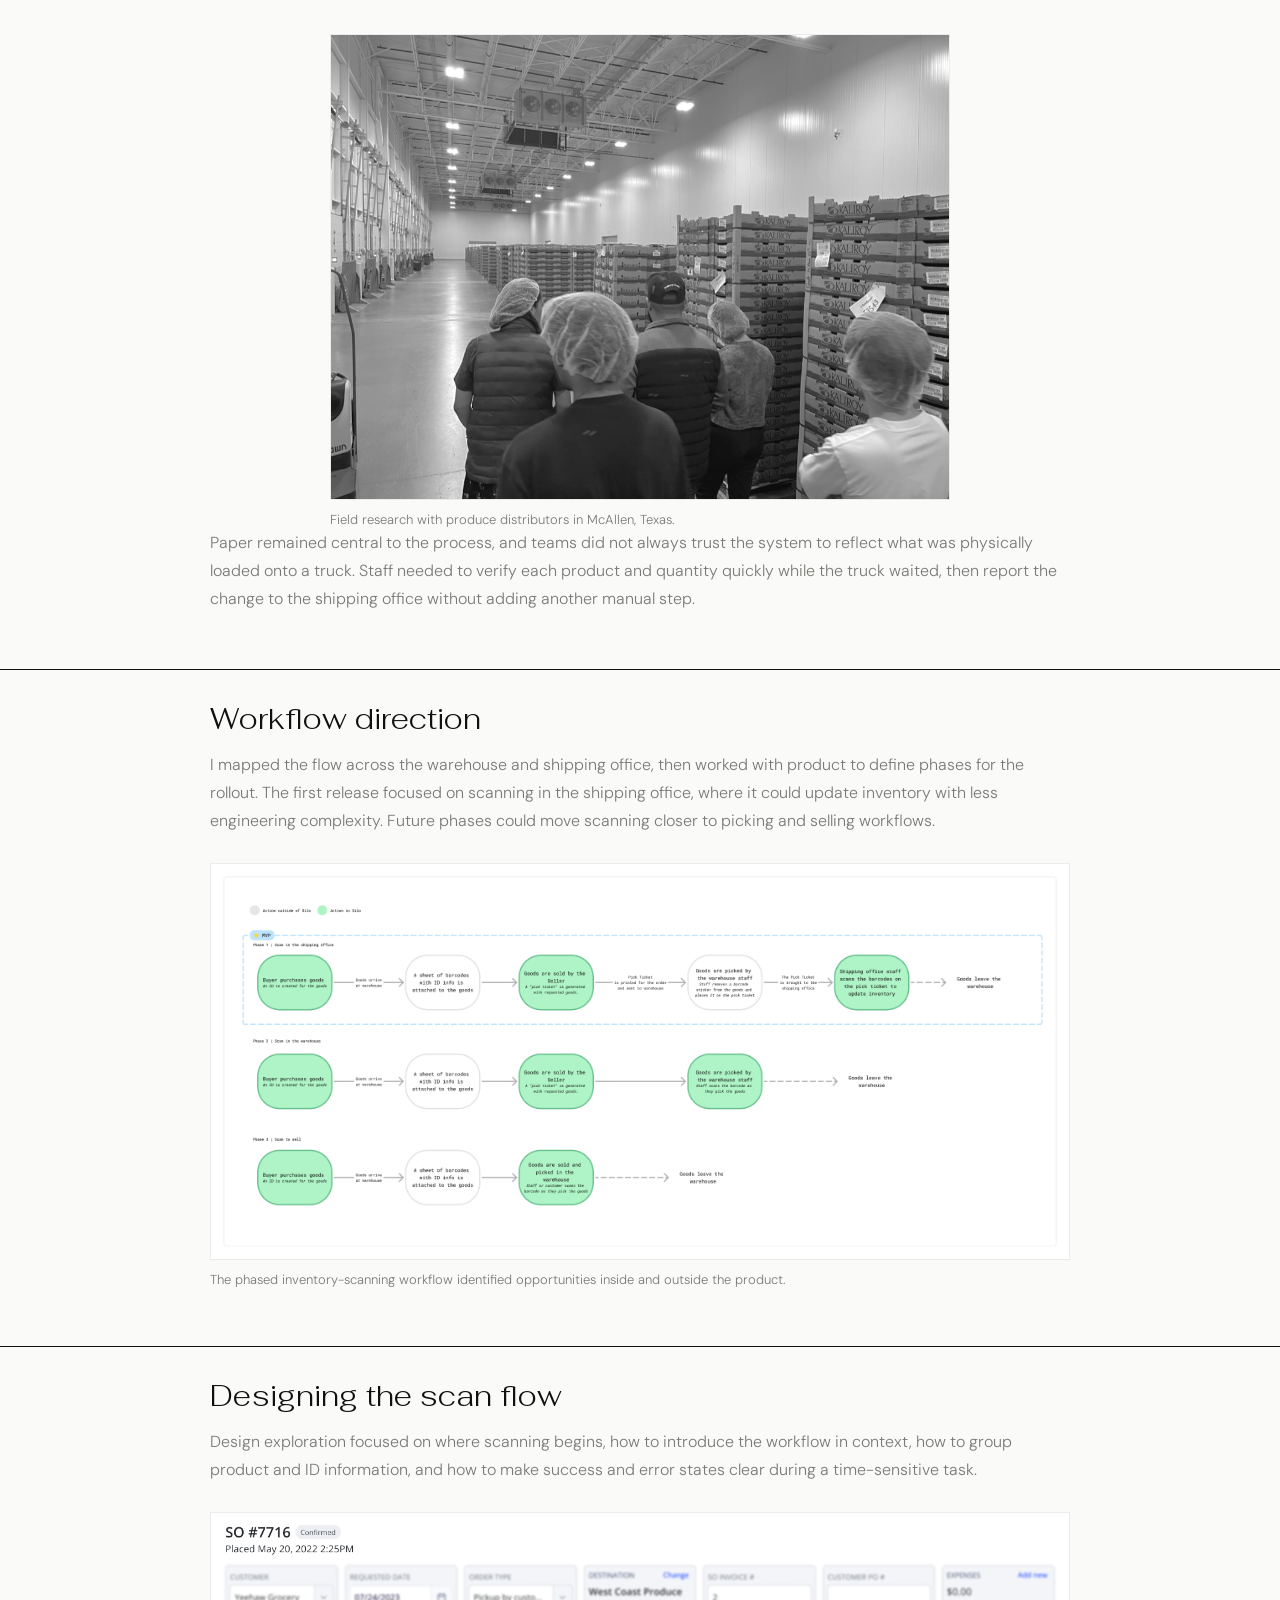
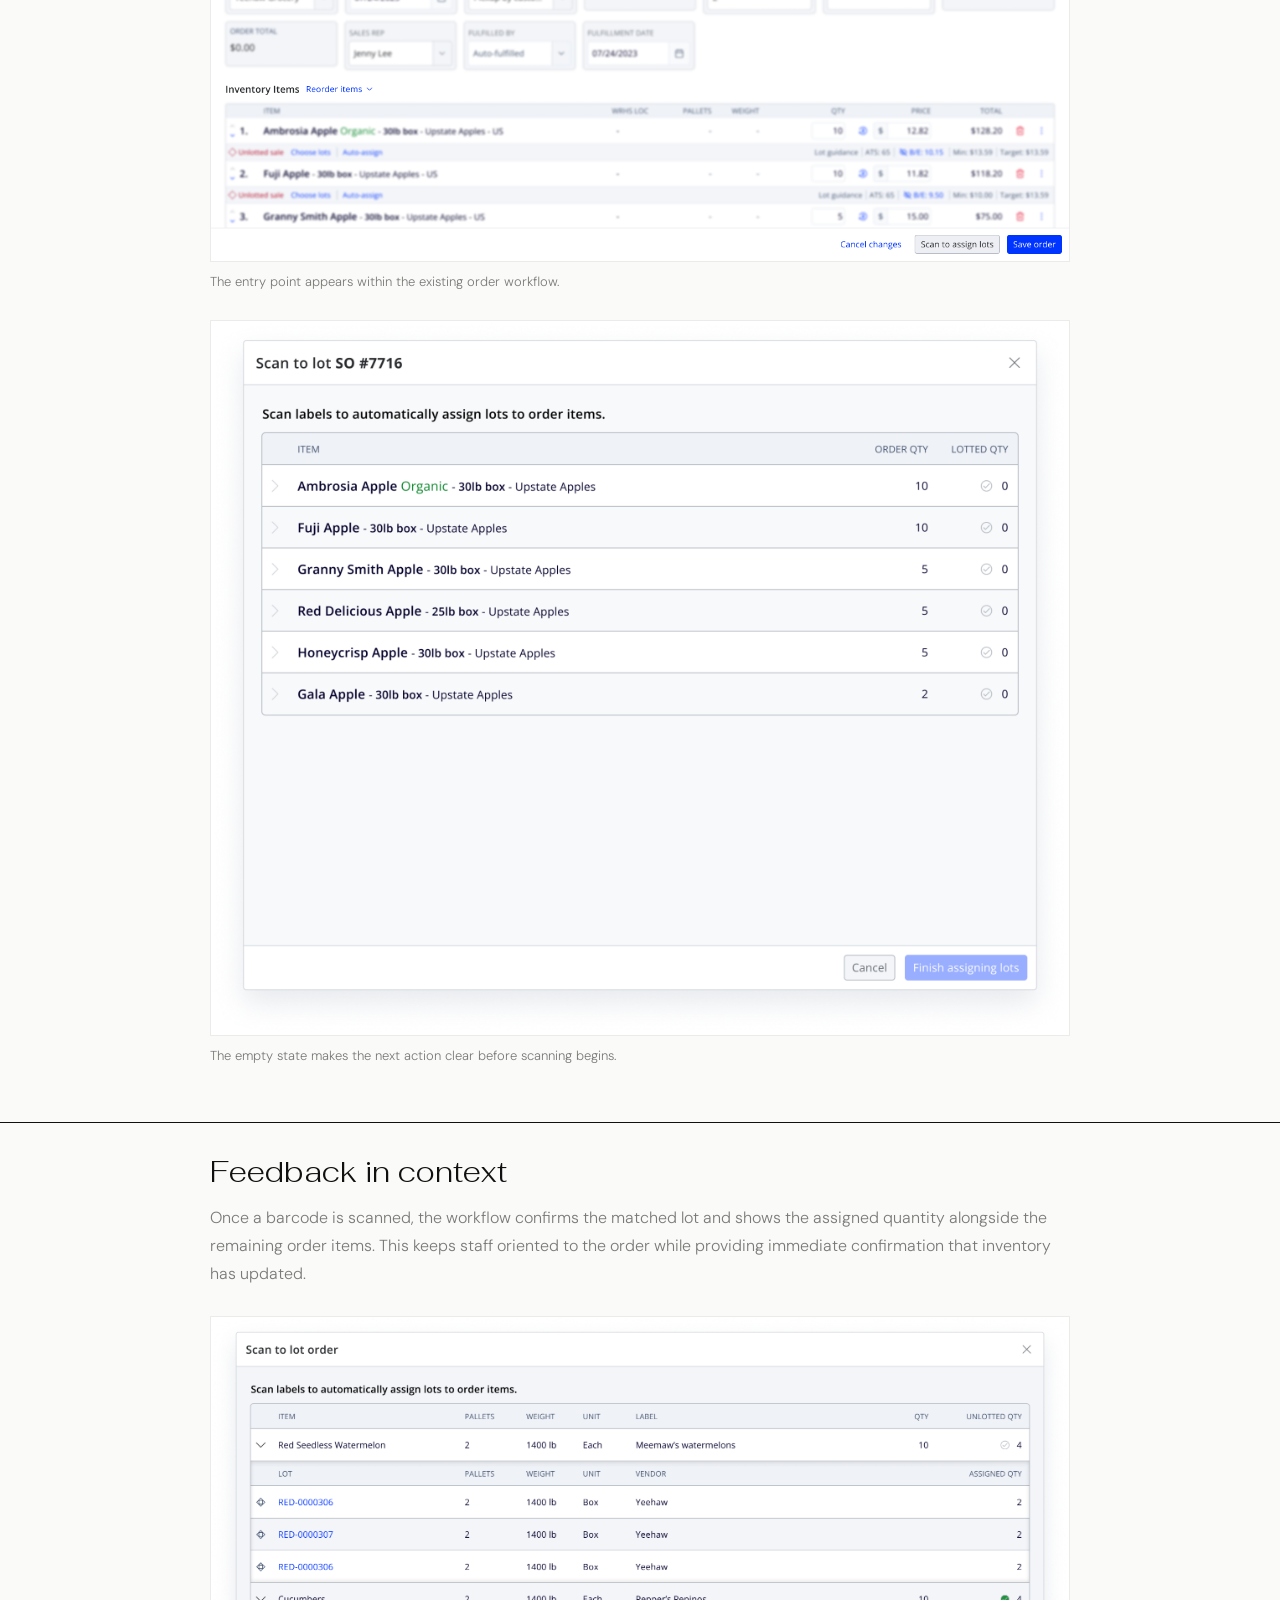
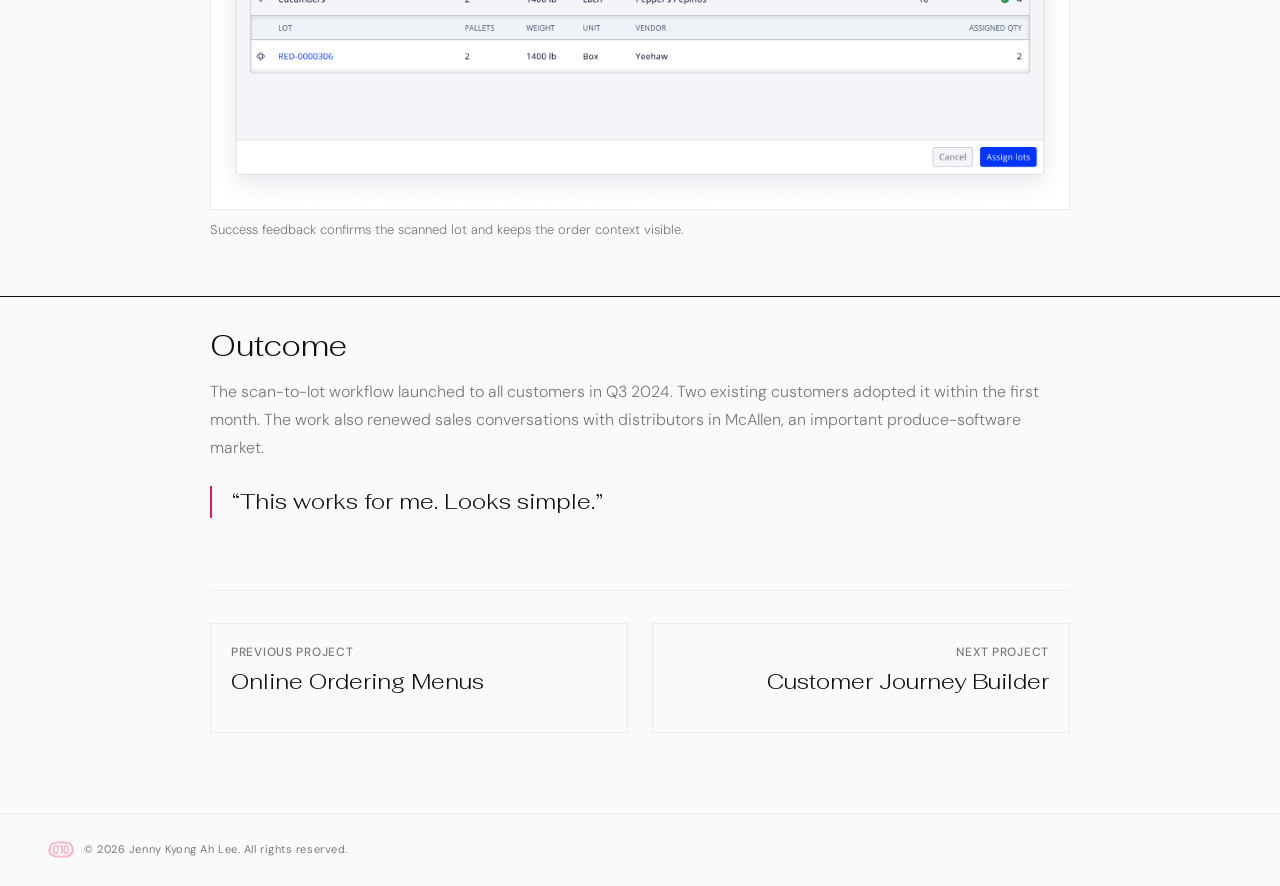
<file: projects/scanning-inventory.html>
<!DOCTYPE html>
<html lang="en">
<head>
  <meta charset="UTF-8" />
  <meta name="viewport" content="width=device-width, initial-scale=1.0" />
  <title>Scanning Inventory - Jenny Kyong Ah Lee</title>
  <link rel="icon" type="image/png" href="../favicon.png">
  <link rel="preconnect" href="https://fonts.googleapis.com">
  <link rel="preconnect" href="https://fonts.gstatic.com" crossorigin>
  <link href="https://fonts.googleapis.com/css2?family=Fahkwang:ital,wght@0,300;0,400;1,300;1,400&family=DM+Sans:wght@300;400;500&display=swap" rel="stylesheet">
  <link rel="stylesheet" href="project.css">
</head>
<body>
  <nav class="site-nav">
    <a class="site-logo" href="../index.html">
      <img src="../favicon.png" alt="Jenny Kyong Ah Lee">
      <span class="site-logo-text"><span>Jenny</span><span>Kyong Ah</span><span>Lee</span></span>
    </a>
    <ul>
      <li><a href="https://linkedin.com/in/kyongahlee" target="_blank">linkedin</a></li>
      <li><a href="../Lee_Resume_2026.pdf" target="_blank">résumé</a></li>
    </ul>
  </nav>

  <main class="project-page scanning-inventory-page">
    <a class="back-link" href="../index.html#projects-title"><span class="back-arrow" aria-hidden="true"></span><span>Back to projects</span></a>
    <img class="hero-image" src="../assets/projects/scanning-inventory/image14.png" alt="Produce distributors visiting a warehouse during field research">
    <p class="eyebrow">Silo / Product Design, UX, User Research</p>
    <h1>Scanning inventory</h1>
    <p class="lead">A barcode-scanning workflow that helps produce distributors keep warehouse inventory accurate as goods move out the door.</p>

    <section class="project-overview">
      <div>
        <h2>Product goal</h2>
        <p>Produce distributors needed a faster, more reliable way to match warehouse inventory with the records kept in the office. The goal was to reduce tracking errors and make it easier to verify inventory while products moved through the warehouse.</p>
      </div>
      <div>
        <h2>Team and scope</h2>
        <p>I led product design alongside one product manager and two engineers from August 2023 through July 2024.</p>
      </div>
    </section>

    <section>
      <h2>Research in the warehouse</h2>
      <p>Scanning was the most requested feature from both existing customers and prospects. To validate the request, the team visited ten distributors in McAllen, Texas and followed their workflows from the shipping office to the warehouse floor.</p>
      <figure class="case-figure case-figure--field-research">
        <img src="../assets/projects/scanning-inventory/image14.png" alt="Warehouse staff and distributors during field research">
        <figcaption>Field research with produce distributors in McAllen, Texas.</figcaption>
      </figure>
      <p>Paper remained central to the process, and teams did not always trust the system to reflect what was physically loaded onto a truck. Staff needed to verify each product and quantity quickly while the truck waited, then report the change to the shipping office without adding another manual step.</p>
    </section>

    <section>
      <h2>Workflow direction</h2>
      <p>I mapped the flow across the warehouse and shipping office, then worked with product to define phases for the rollout. The first release focused on scanning in the shipping office, where it could update inventory with less engineering complexity. Future phases could move scanning closer to picking and selling workflows.</p>
      <figure class="case-figure">
        <img src="../assets/projects/scanning-inventory/image1.png" alt="Inventory scanning workflow across the shipping office and warehouse">
        <figcaption>The phased inventory-scanning workflow identified opportunities inside and outside the product.</figcaption>
      </figure>
    </section>

    <section>
      <h2>Designing the scan flow</h2>
      <p>Design exploration focused on where scanning begins, how to introduce the workflow in context, how to group product and ID information, and how to make success and error states clear during a time-sensitive task.</p>
      <figure class="case-figure">
        <img src="../assets/projects/scanning-inventory/image2.png" alt="Existing order screen with an entry point to scan and assign lots">
        <figcaption>The entry point appears within the existing order workflow.</figcaption>
      </figure>
      <figure class="case-figure">
        <img src="../assets/projects/scanning-inventory/image6.png" alt="Empty scanning state that guides a user to begin assigning lots">
        <figcaption>The empty state makes the next action clear before scanning begins.</figcaption>
      </figure>
    </section>

    <section>
      <h2>Feedback in context</h2>
      <p>Once a barcode is scanned, the workflow confirms the matched lot and shows the assigned quantity alongside the remaining order items. This keeps staff oriented to the order while providing immediate confirmation that inventory has updated.</p>
      <figure class="case-figure">
        <img src="../assets/projects/scanning-inventory/image10.png" alt="Scan-to-lot order showing a success message and assigned quantity">
        <figcaption>Success feedback confirms the scanned lot and keeps the order context visible.</figcaption>
      </figure>
    </section>

    <section>
      <h2>Outcome</h2>
      <p>The scan-to-lot workflow launched to all customers in Q3 2024. Two existing customers adopted it within the first month. The work also renewed sales conversations with distributors in McAllen, an important produce-software market.</p>
      <blockquote>“This works for me. Looks simple.”</blockquote>
    </section>

    <nav class="project-pagination" aria-label="Project navigation"></nav>
  </main>

  <footer class="site-footer"><div class="site-footer-content"><img src="../favicon.png" alt=""><span class="site-footer-copy">© 2026 Jenny Kyong Ah Lee. All rights reserved.</span></div></footer>
  <script src="project-navigation.js"></script>
</body>
</html>
</file>
<file: projects/project.css>
*, *::before, *::after {
  box-sizing: border-box;
  margin: 0;
  padding: 0;
}

:root {
  --pink: #E71B5C;
  --black: #111010;
  --white: #FAFAF8;
  --gray: #7A7A78;
  --light-gray: #EBEBEA;
}

body {
  min-height: 100vh;
  font-family: 'DM Sans', sans-serif;
  background-color: var(--white);
  color: var(--black);
}

.site-nav {
  position: fixed;
  top: 0;
  left: 0;
  z-index: 10;
  display: flex;
  align-items: center;
  justify-content: space-between;
  width: 100%;
  padding: 28px 48px;
  background-color: #fff;
}

.site-logo {
  display: flex;
  align-items: center;
  gap: 12px;
  color: var(--black);
  text-decoration: none;
}

.site-logo img {
  width: 52px;
  height: auto;
}

.site-logo-text {
  display: flex;
  flex-direction: column;
  line-height: 1.15;
}

.site-logo-text span {
  font-size: 12px;
  font-weight: 500;
  letter-spacing: 0.02em;
}

.site-nav ul {
  display: flex;
  gap: 32px;
  list-style: none;
}

.site-nav ul a {
  padding-bottom: 1px;
  border-bottom: 1px solid transparent;
  color: var(--black);
  font-size: 13px;
  font-weight: 400;
  letter-spacing: 0.04em;
  text-decoration: none;
  transition: border-color 0.2s ease, color 0.2s ease;
}

.site-nav ul a:hover,
.site-nav ul a:focus-visible {
  border-color: var(--pink);
  color: var(--pink);
}

.project-page {
  width: min(88vw, 860px);
  margin: 0 auto;
  padding: 162px 0 80px;
}

.back-link {
  display: inline-flex;
  align-items: center;
  gap: 12px;
  margin-bottom: 34px;
  font-size: 14px;
  font-weight: 500;
  letter-spacing: 0.04em;
  color: var(--black);
  text-decoration: none;
  transition: color 0.25s ease;
}

.back-link:hover,
.back-link:focus-visible {
  color: var(--pink);
}

.back-arrow {
  position: relative;
  display: inline-flex;
  align-items: center;
  width: 20px;
  height: 12px;
  transition: width 0.25s ease;
}

.back-arrow::before {
  content: "";
  width: 100%;
  height: 1px;
  background-color: currentColor;
}

.back-arrow::after {
  content: "";
  position: absolute;
  left: 0;
  width: 7px;
  height: 7px;
  border-top: 1px solid currentColor;
  border-right: 1px solid currentColor;
  transform: rotate(-135deg);
}

.back-link:hover .back-arrow,
.back-link:focus-visible .back-arrow {
  width: 32px;
}

.project-pagination {
  display: grid;
  grid-template-columns: repeat(2, minmax(0, 1fr));
  gap: 24px;
  margin-top: 72px;
  padding-top: 32px;
  border-top: 1px solid var(--light-gray);
}

.project-preview {
  display: flex;
  flex-direction: column;
  gap: 8px;
  min-height: 110px;
  padding: 20px;
  border: 1px solid var(--light-gray);
  color: var(--black);
  text-decoration: none;
  transition: border-color 0.2s ease, color 0.2s ease;
}

.project-preview:hover,
.project-preview:focus-visible {
  border-color: var(--pink);
  color: var(--pink);
}

.project-preview--next { text-align: right; }

.project-preview-label {
  color: var(--gray);
  font-size: 12px;
  font-weight: 500;
  letter-spacing: 0.06em;
  text-transform: uppercase;
}

.project-preview-title {
  font-family: 'Fahkwang', serif;
  font-size: 22px;
  font-weight: 300;
  line-height: 1.2;
}

.hero-image {
  display: block;
  width: 100%;
  aspect-ratio: 4 / 3;
  object-fit: cover;
  border: 1px solid var(--light-gray);
  border-radius: 0;
  background-color: #fff;
  margin-bottom: 40px;
}

.eyebrow {
  margin-bottom: 16px;
  font-size: 12px;
  font-weight: 500;
  letter-spacing: 0.1em;
  text-transform: uppercase;
  color: var(--pink);
}

h1,
h2 {
  font-family: 'Fahkwang', serif;
  font-weight: 300;
}

h1 {
  max-width: 760px;
  margin-bottom: 24px;
  font-size: clamp(40px, 7vw, 76px);
  line-height: 1.05;
}

.lead {
  max-width: 620px;
  font-size: 19px;
  font-weight: 300;
  line-height: 1.7;
  color: var(--gray);
}

.scanning-inventory-page .lead,
.scanning-inventory-page section p {
  max-width: none;
}

section {
  position: relative;
  margin-top: 56px;
  padding-top: 32px;
}

section::before {
  content: "";
  position: absolute;
  top: 0;
  left: 50%;
  width: 100vw;
  height: 1px;
  background-color: var(--black);
  transform: translateX(-50%);
}

.project-overview {
  display: grid;
  grid-template-columns: repeat(2, minmax(0, 1fr));
  gap: 0;
}

.project-overview > div:first-child {
  padding-right: 40px;
}

.project-overview > div + div {
  padding-left: 40px;
  border-left: 1px solid var(--black);
}

h2 {
  margin-bottom: 14px;
  font-size: 30px;
  line-height: 1.2;
}

section p {
  max-width: 620px;
  font-size: 16px;
  font-weight: 300;
  line-height: 1.75;
  color: var(--gray);
}

.case-figure {
  margin: 28px 0 0;
}

.case-figure img {
  display: block;
  width: 100%;
  border: 1px solid var(--light-gray);
  background-color: #fff;
}

.case-figure--field-research {
  max-width: 620px;
  margin-right: auto;
  margin-left: auto;
}

.case-figure--field-research img {
  filter: grayscale(100%);
}

.case-figure figcaption {
  margin-top: 10px;
  color: var(--gray);
  font-size: 13px;
  font-weight: 300;
  line-height: 1.5;
}

.case-video {
  position: relative;
  width: 100%;
  aspect-ratio: 16 / 9;
  margin-top: 28px;
  overflow: hidden;
  background-color: var(--black);
}

.case-video iframe {
  position: absolute;
  width: 100%;
  height: 100%;
  border: 0;
}

.project-page h3 {
  margin: 28px 0 10px;
  font-size: 18px;
  font-weight: 500;
}

.project-page ul {
  max-width: 620px;
  margin: 16px 0 0 20px;
  color: var(--gray);
  font-size: 16px;
  font-weight: 300;
  line-height: 1.75;
}

.project-page blockquote {
  max-width: 620px;
  margin-top: 24px;
  padding-left: 20px;
  border-left: 2px solid var(--pink);
  color: var(--black);
  font-family: 'Fahkwang', serif;
  font-size: 22px;
  font-weight: 300;
  line-height: 1.45;
}

.site-footer {
  position: relative;
  display: flex;
  align-items: center;
  padding: 28px 48px;
}

.site-footer::before {
  content: "";
  position: absolute;
  top: 0;
  left: 0;
  width: 100%;
  height: 1px;
  background-color: var(--light-gray);
}

.site-footer-content {
  display: flex;
  align-items: center;
  gap: 10px;
}

.site-footer img {
  width: 26px;
  height: auto;
  opacity: 0.3;
}

.site-footer-copy {
  color: var(--gray);
  font-size: 11px;
  letter-spacing: 0.05em;
}

@media (max-width: 640px) {
  .site-nav { padding: 20px 24px; }
  .site-footer { padding: 20px 24px; }

  .project-page {
    width: calc(100% - 48px);
    padding-top: 126px;
  }

  .project-pagination { grid-template-columns: 1fr; gap: 16px; }

  .project-overview { grid-template-columns: 1fr; }

  .project-overview > div:first-child {
    padding-right: 0;
    padding-bottom: 28px;
  }

  .project-overview > div + div {
    padding-top: 28px;
    padding-left: 0;
    border-top: 1px solid var(--black);
    border-left: 0;
  }

  .hero-image {
    margin-bottom: 32px;
  }
}
</file>
